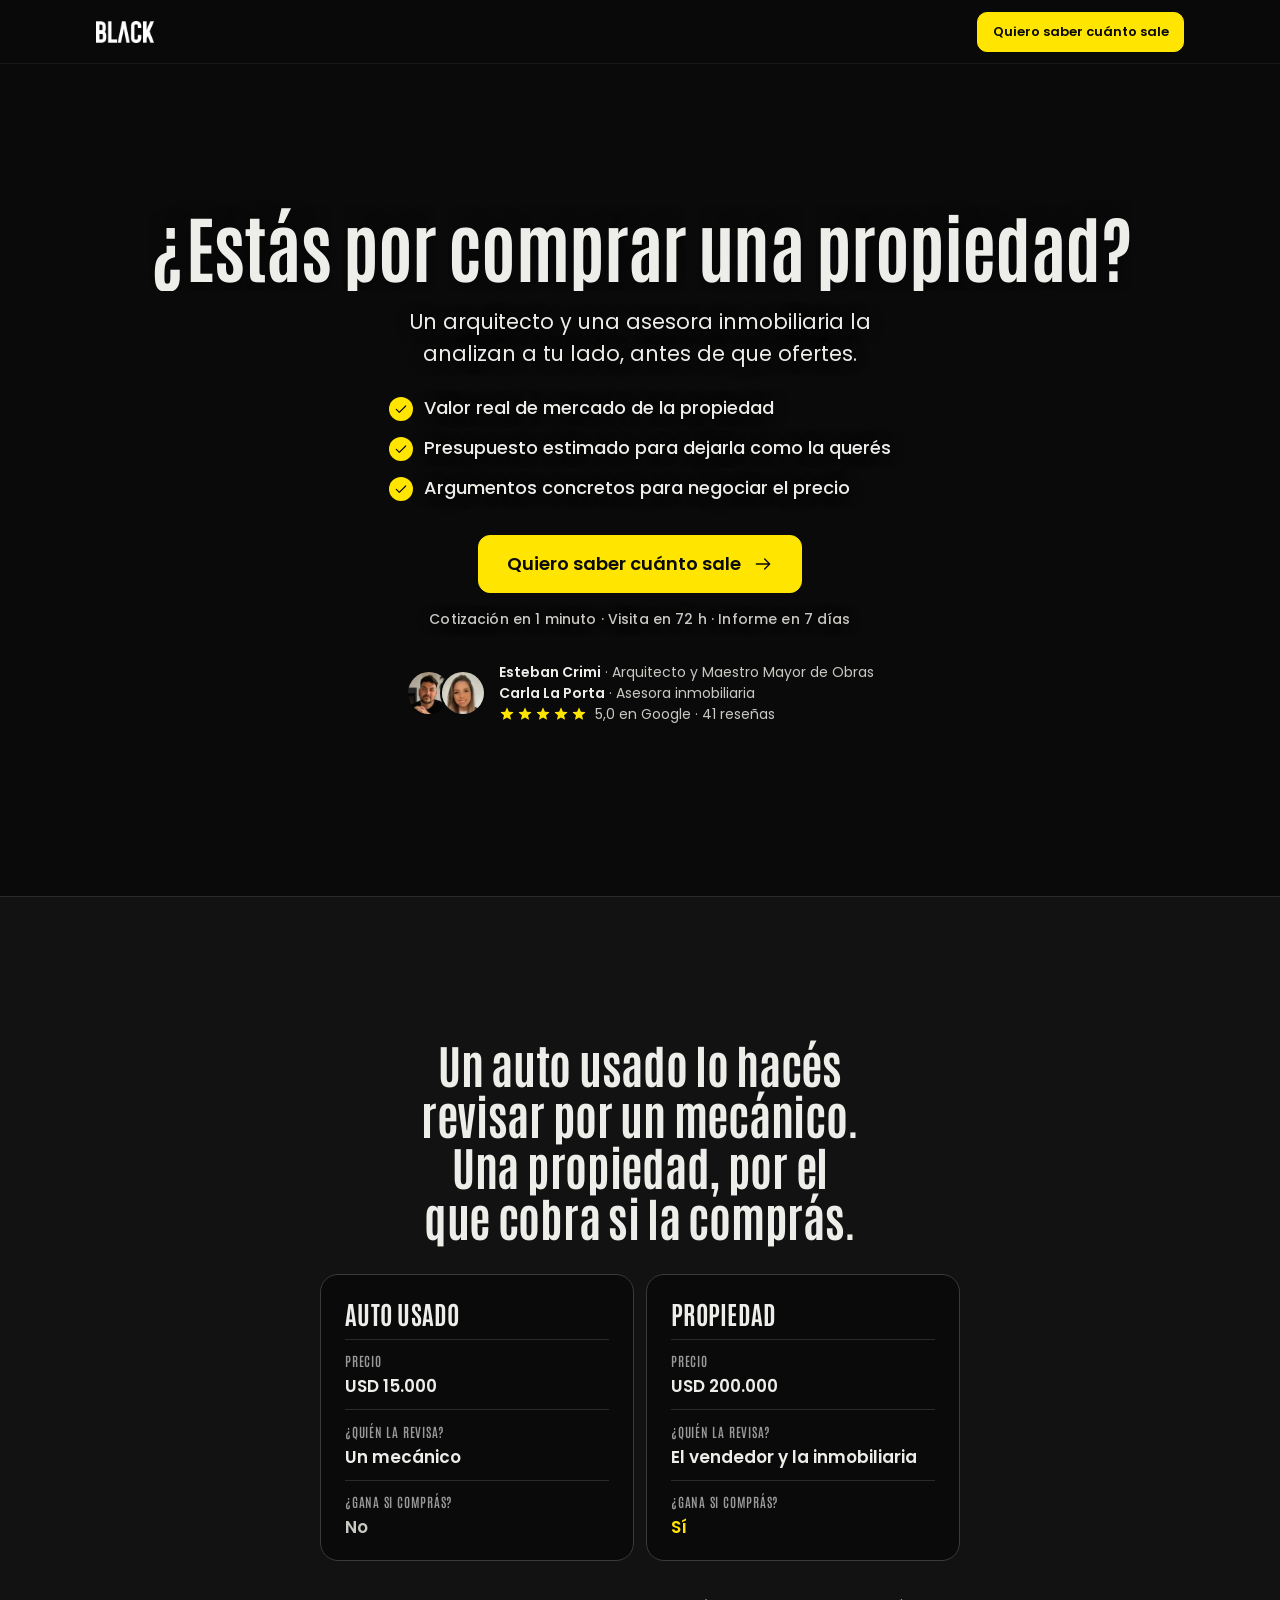
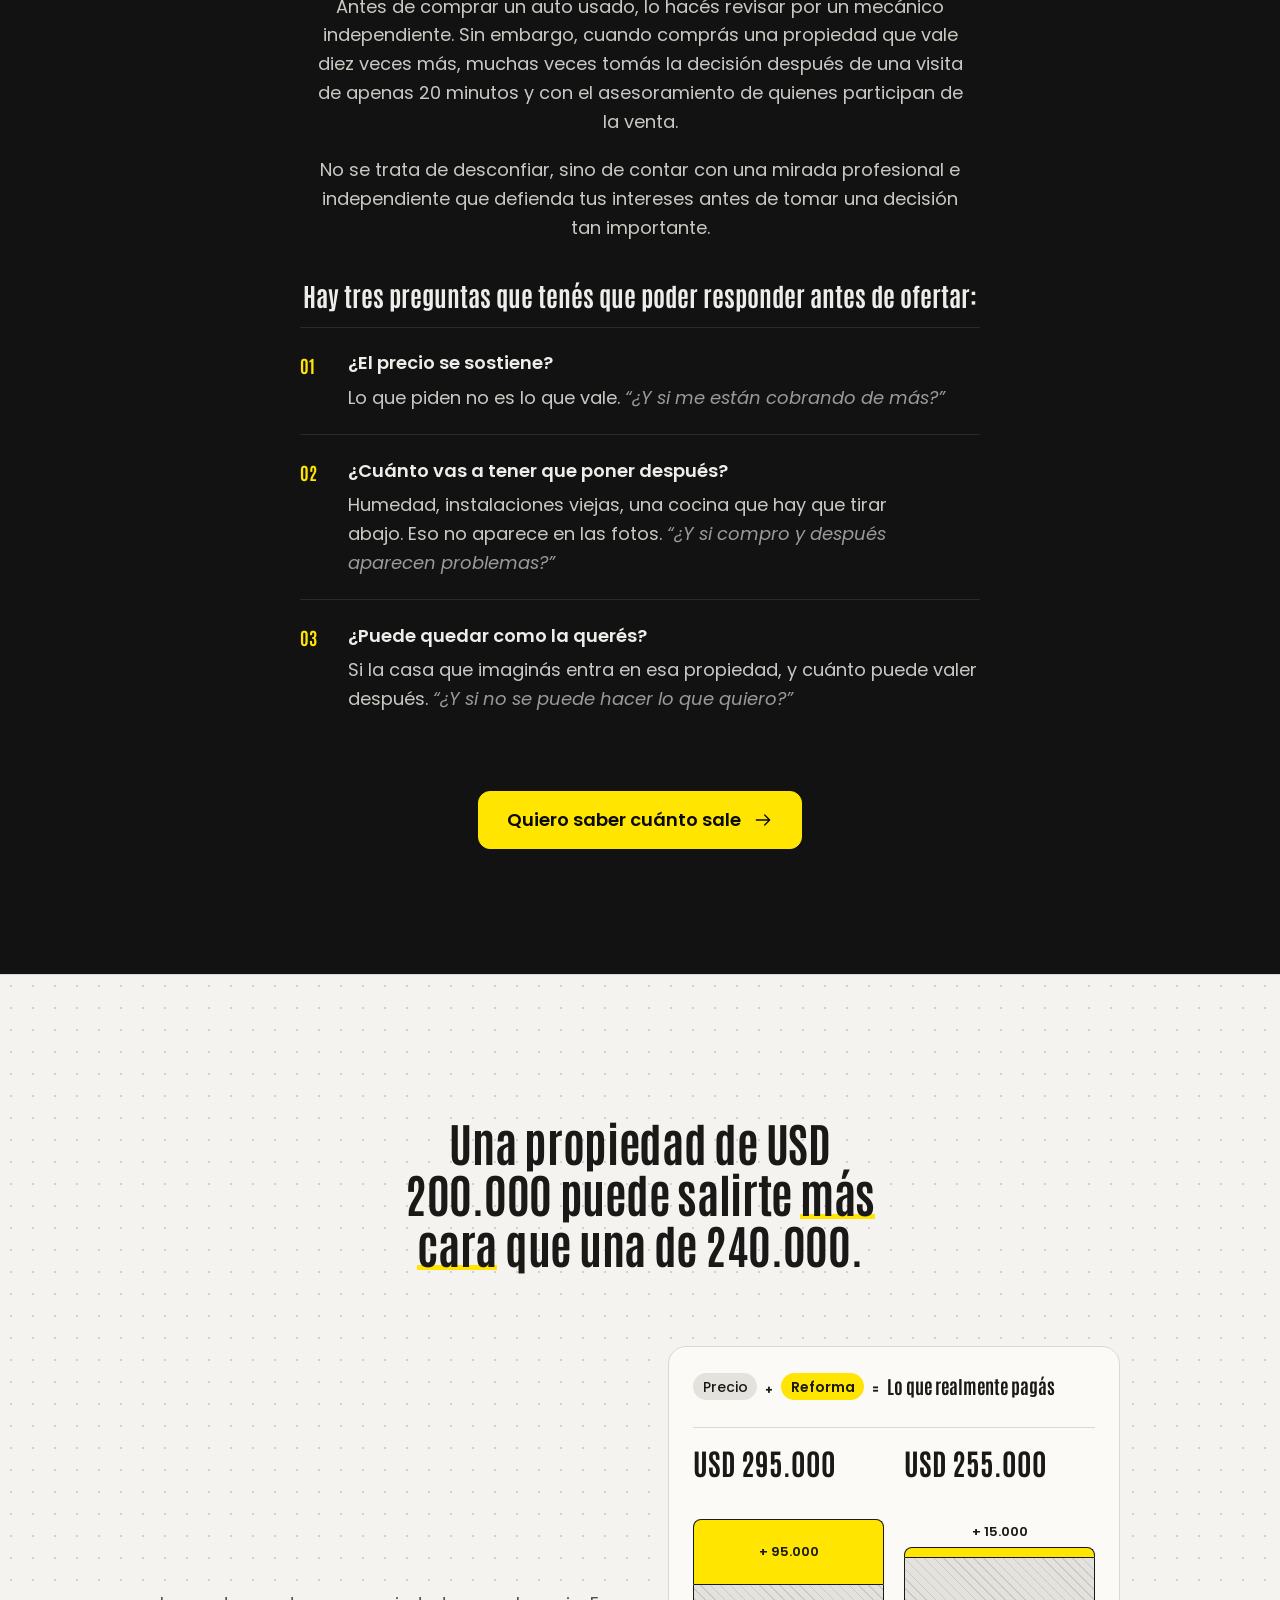
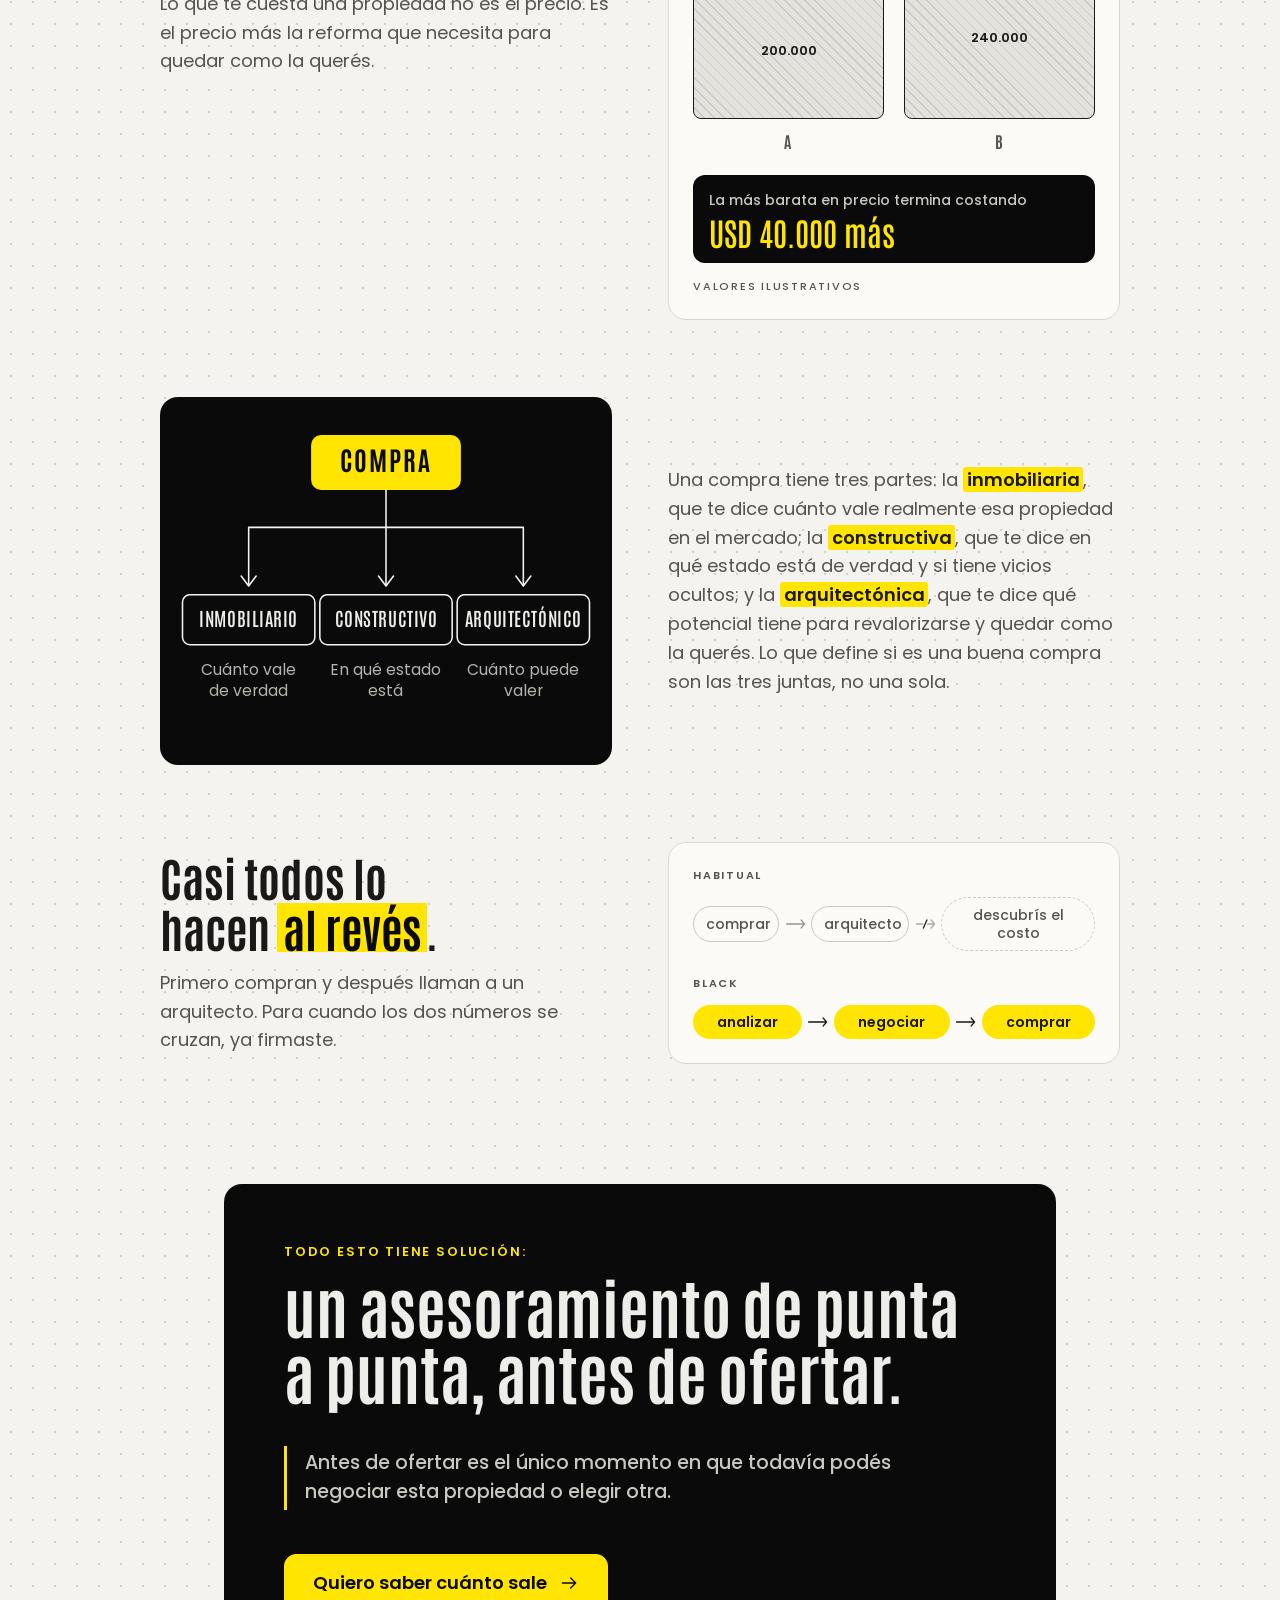
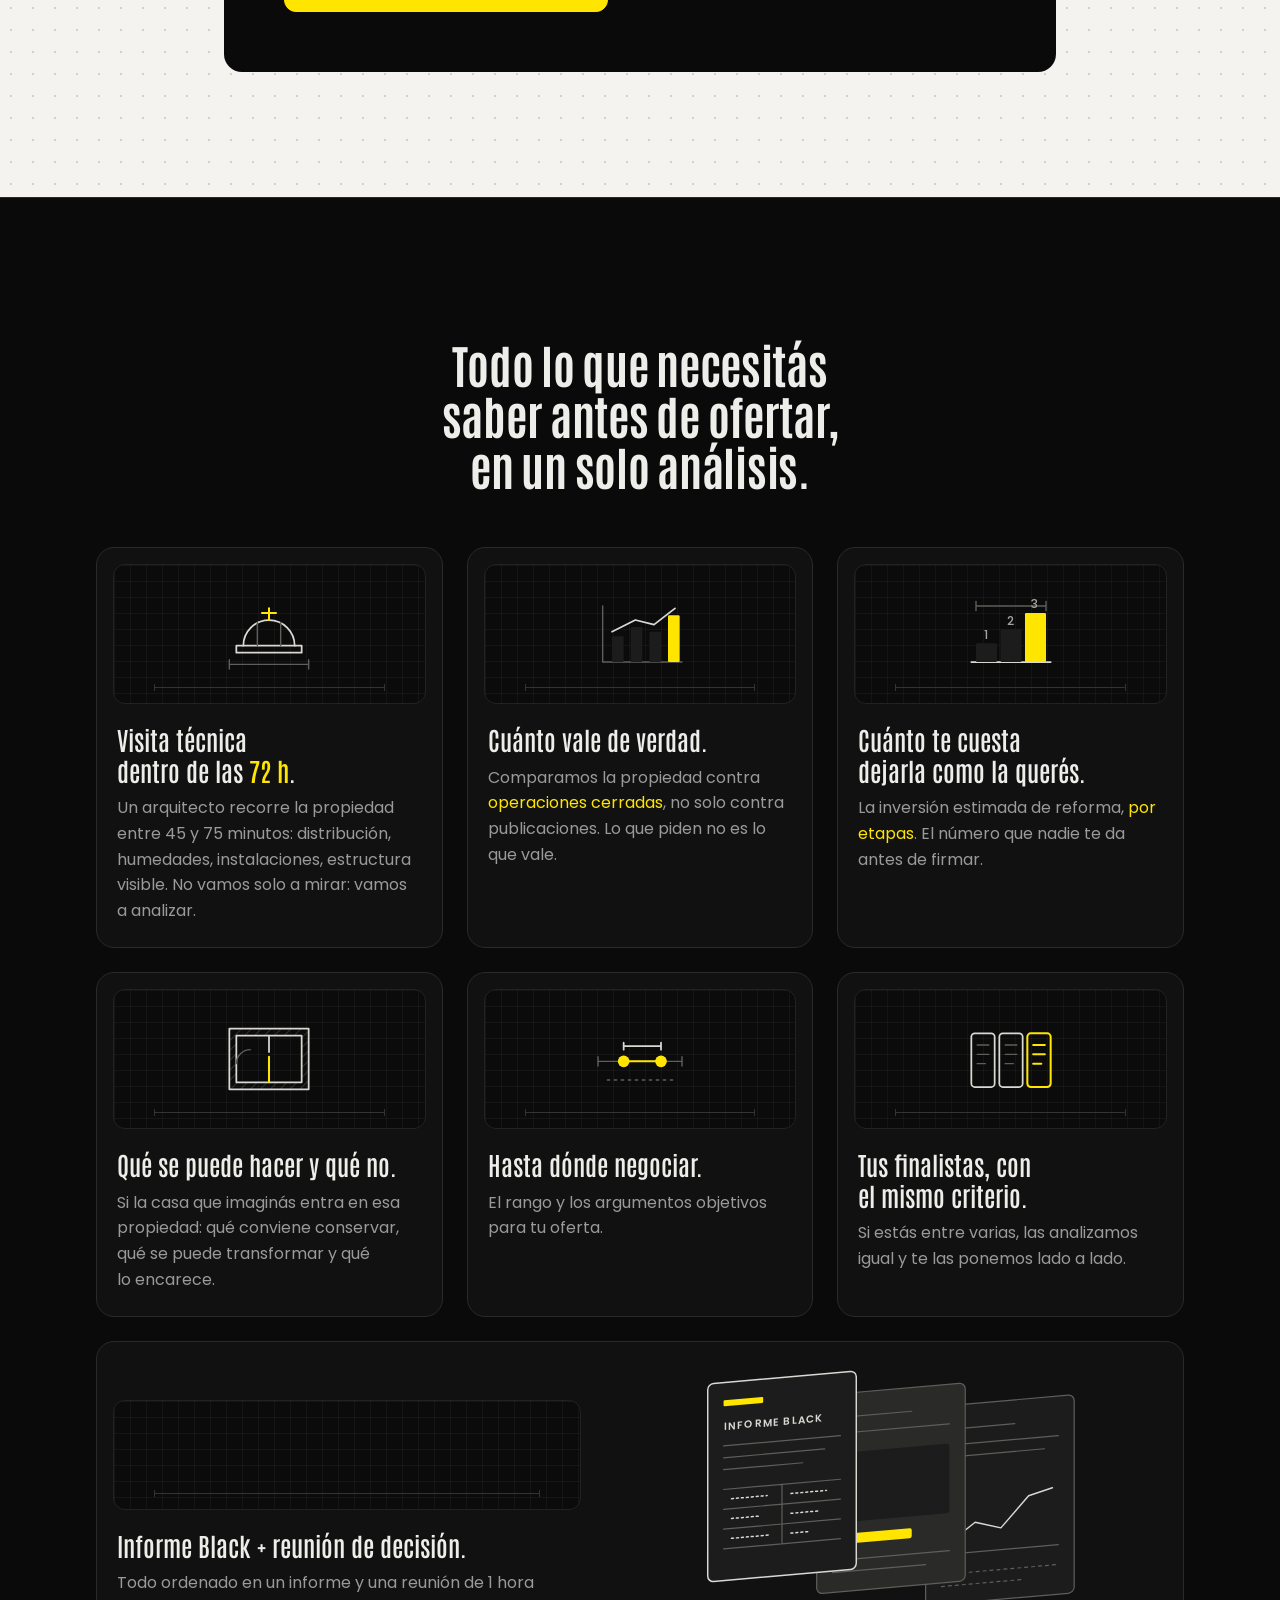
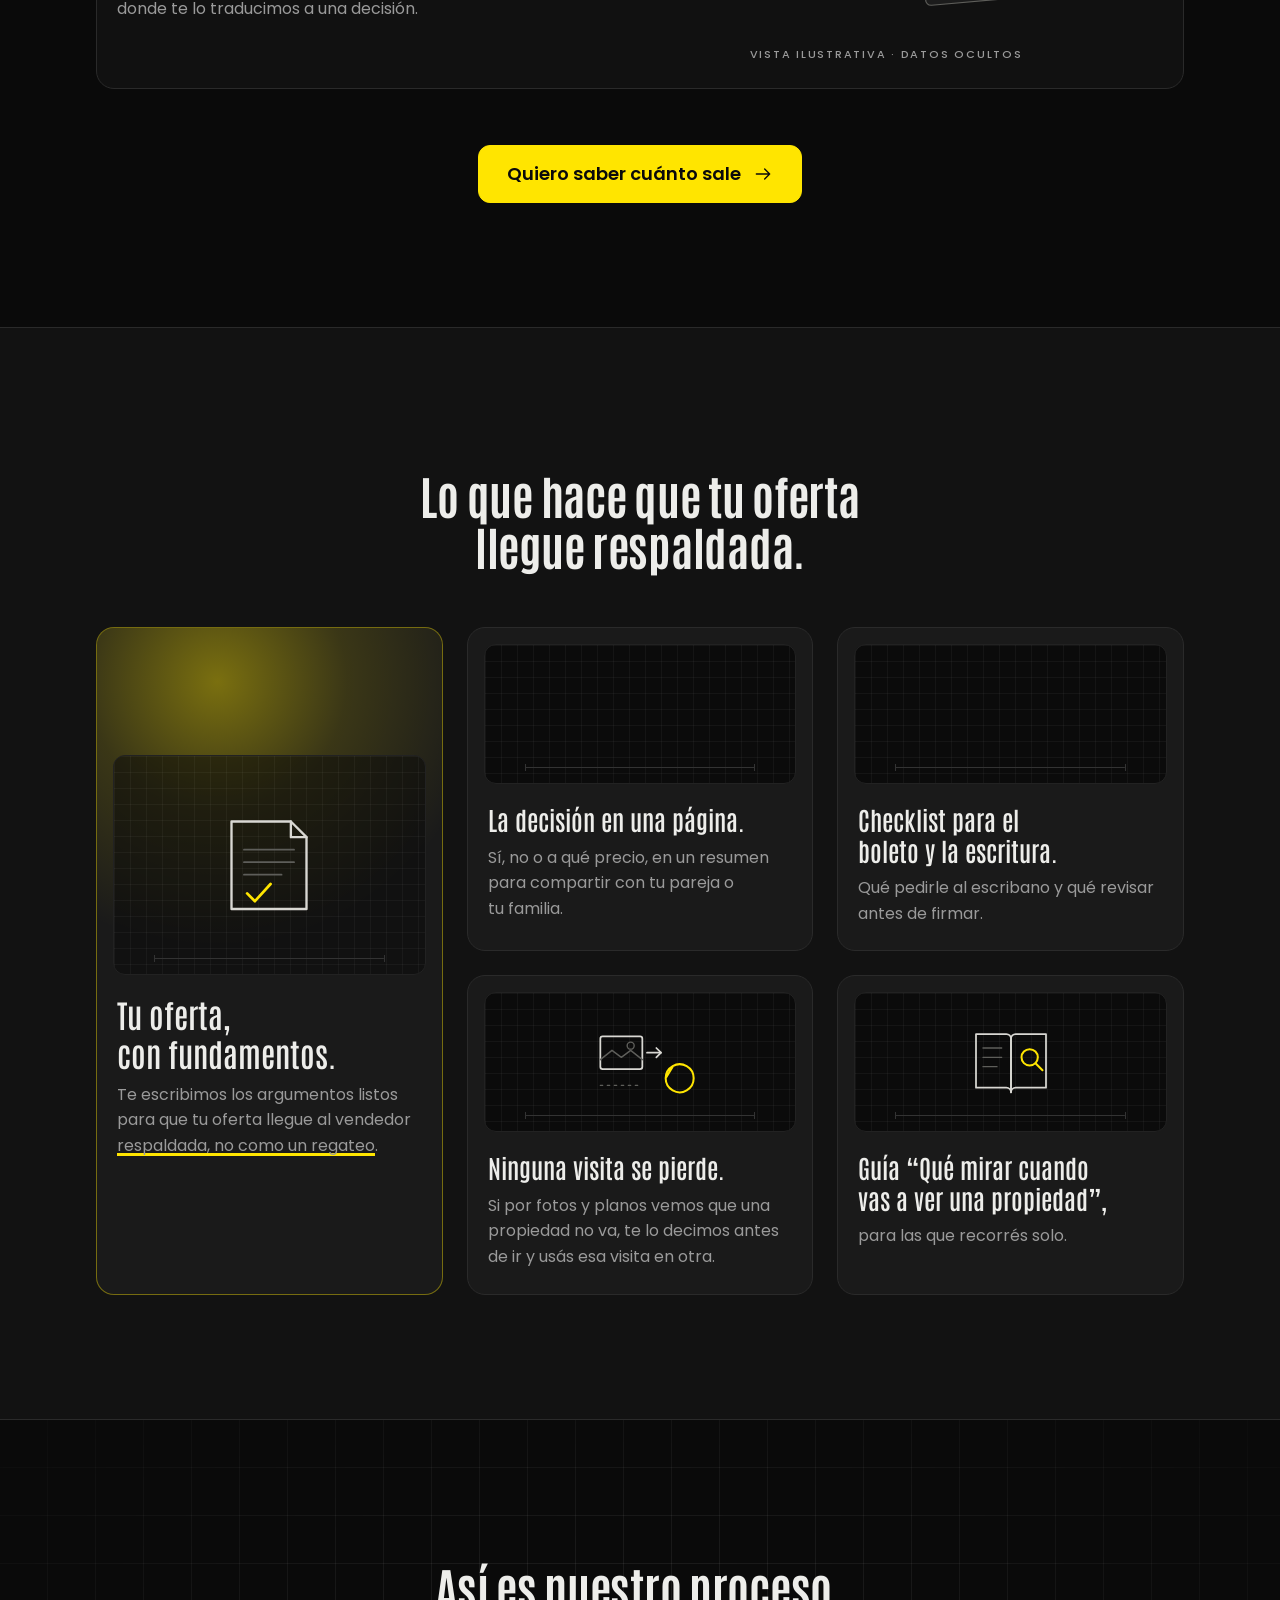
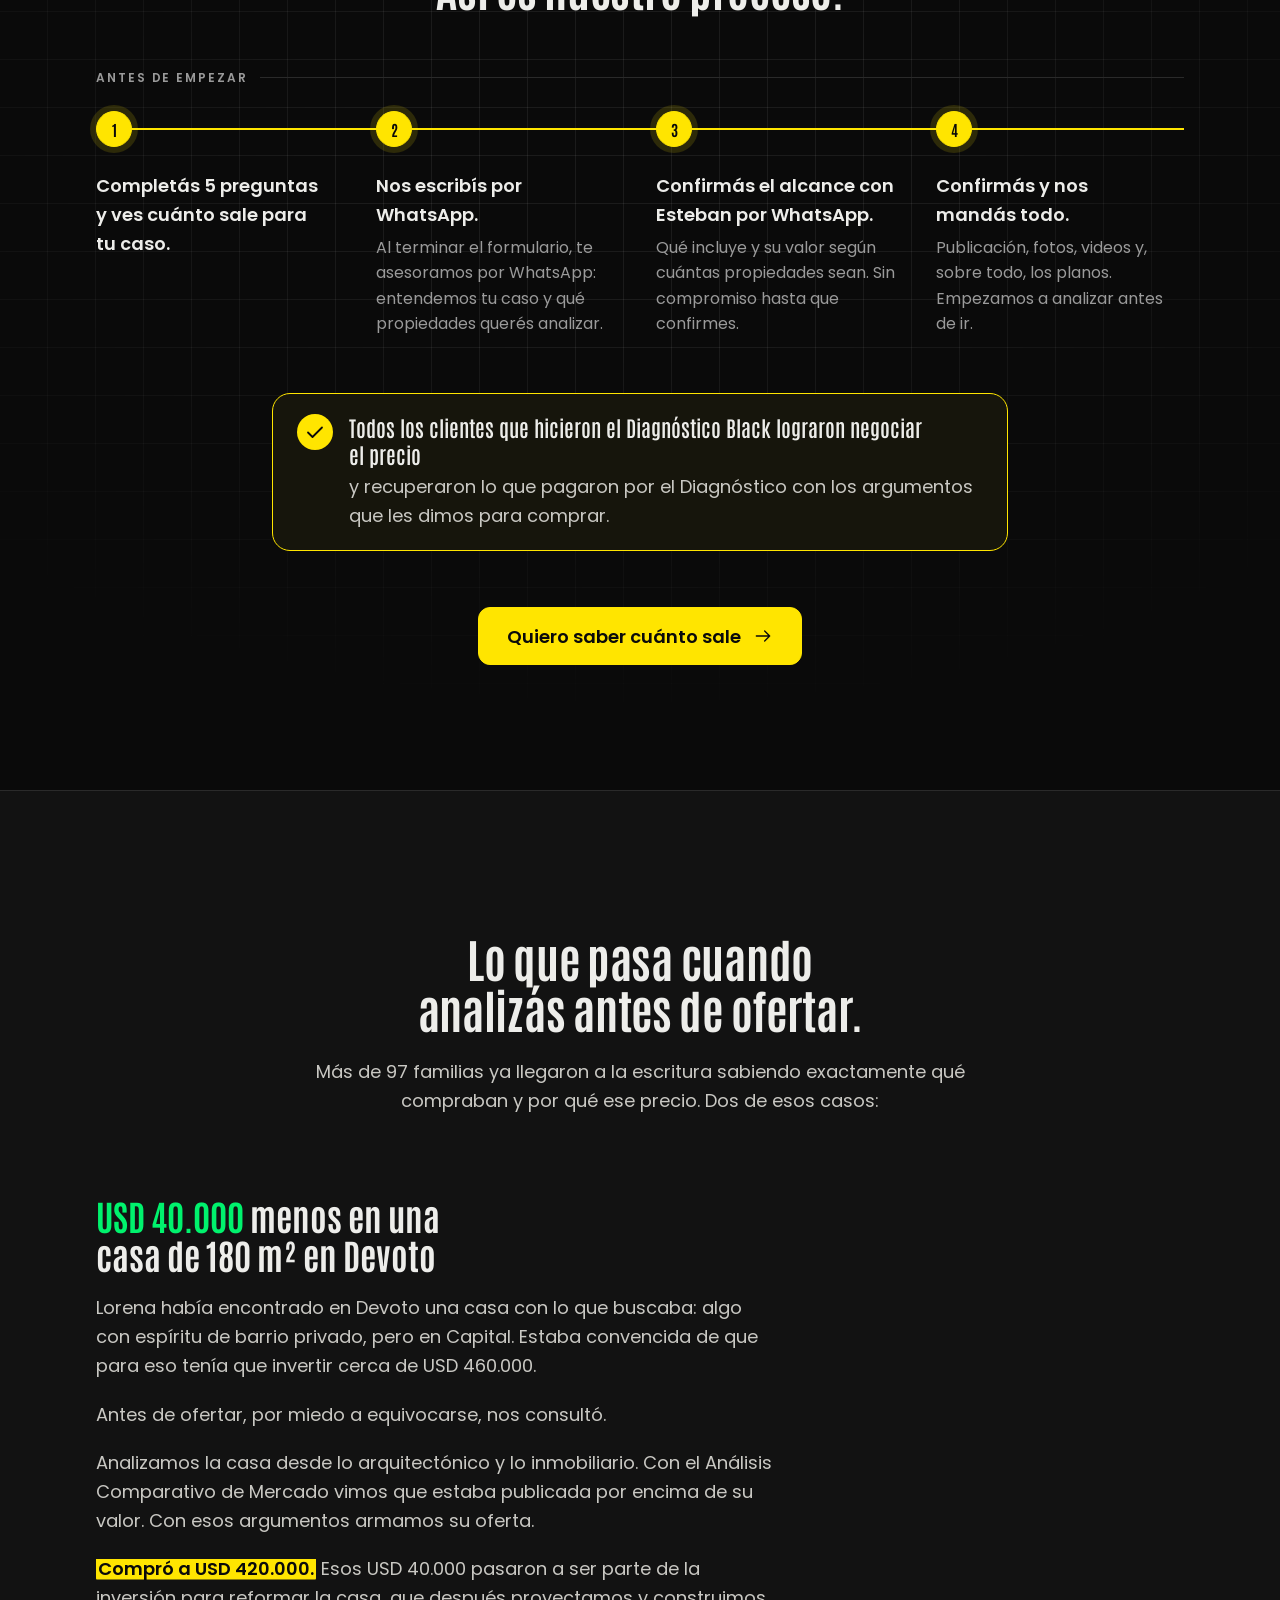
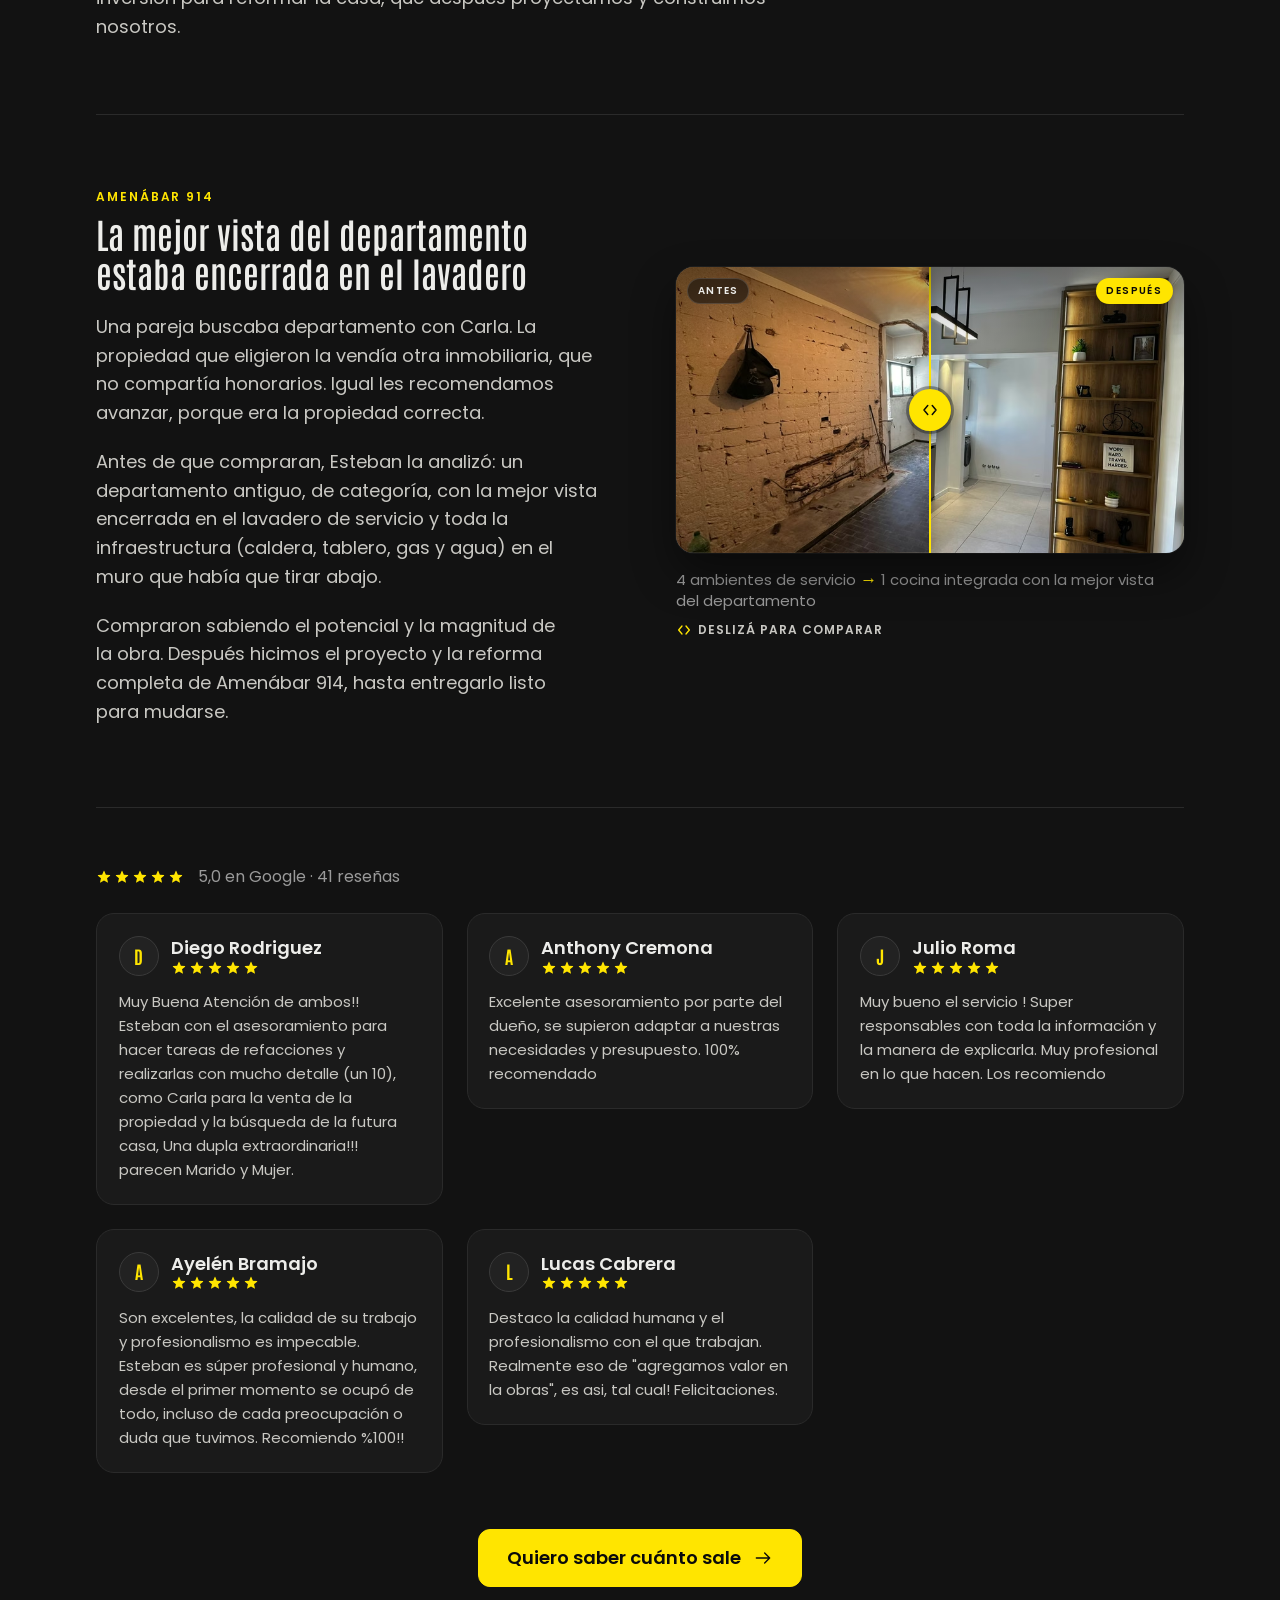
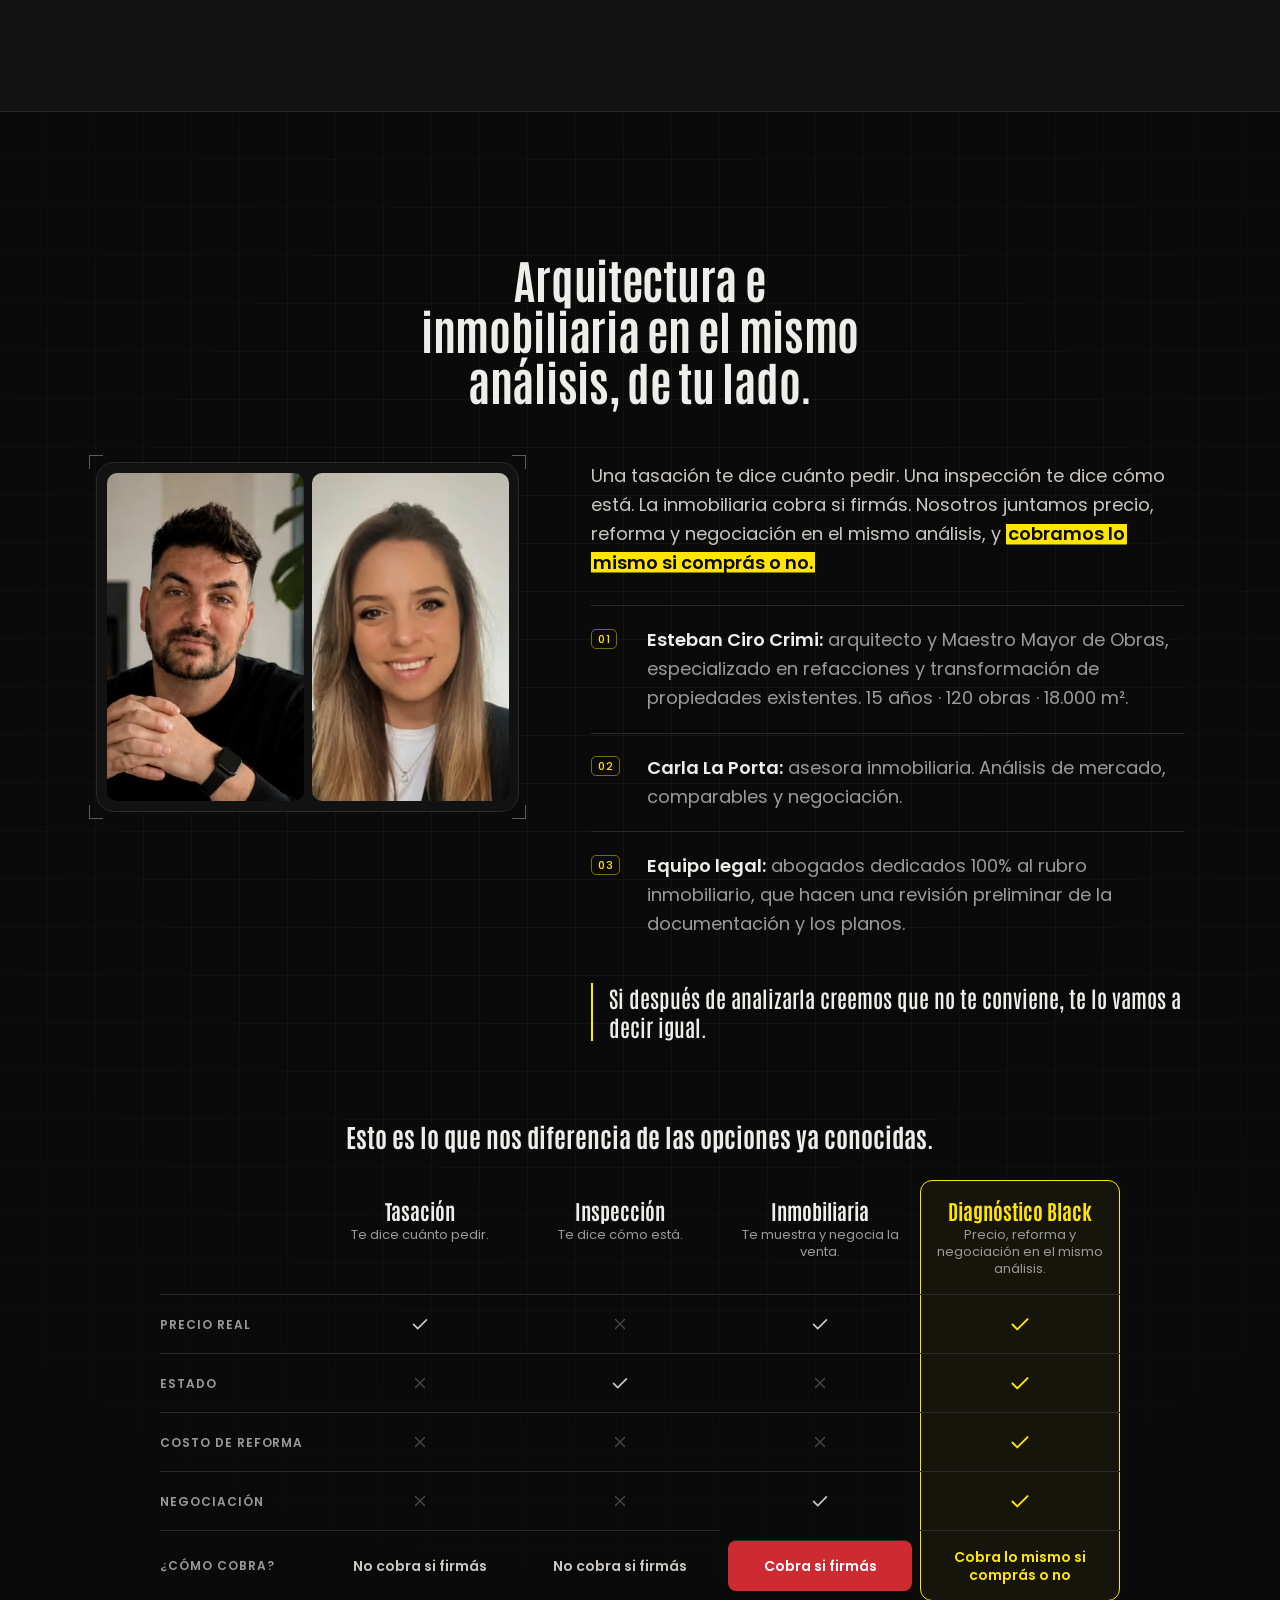
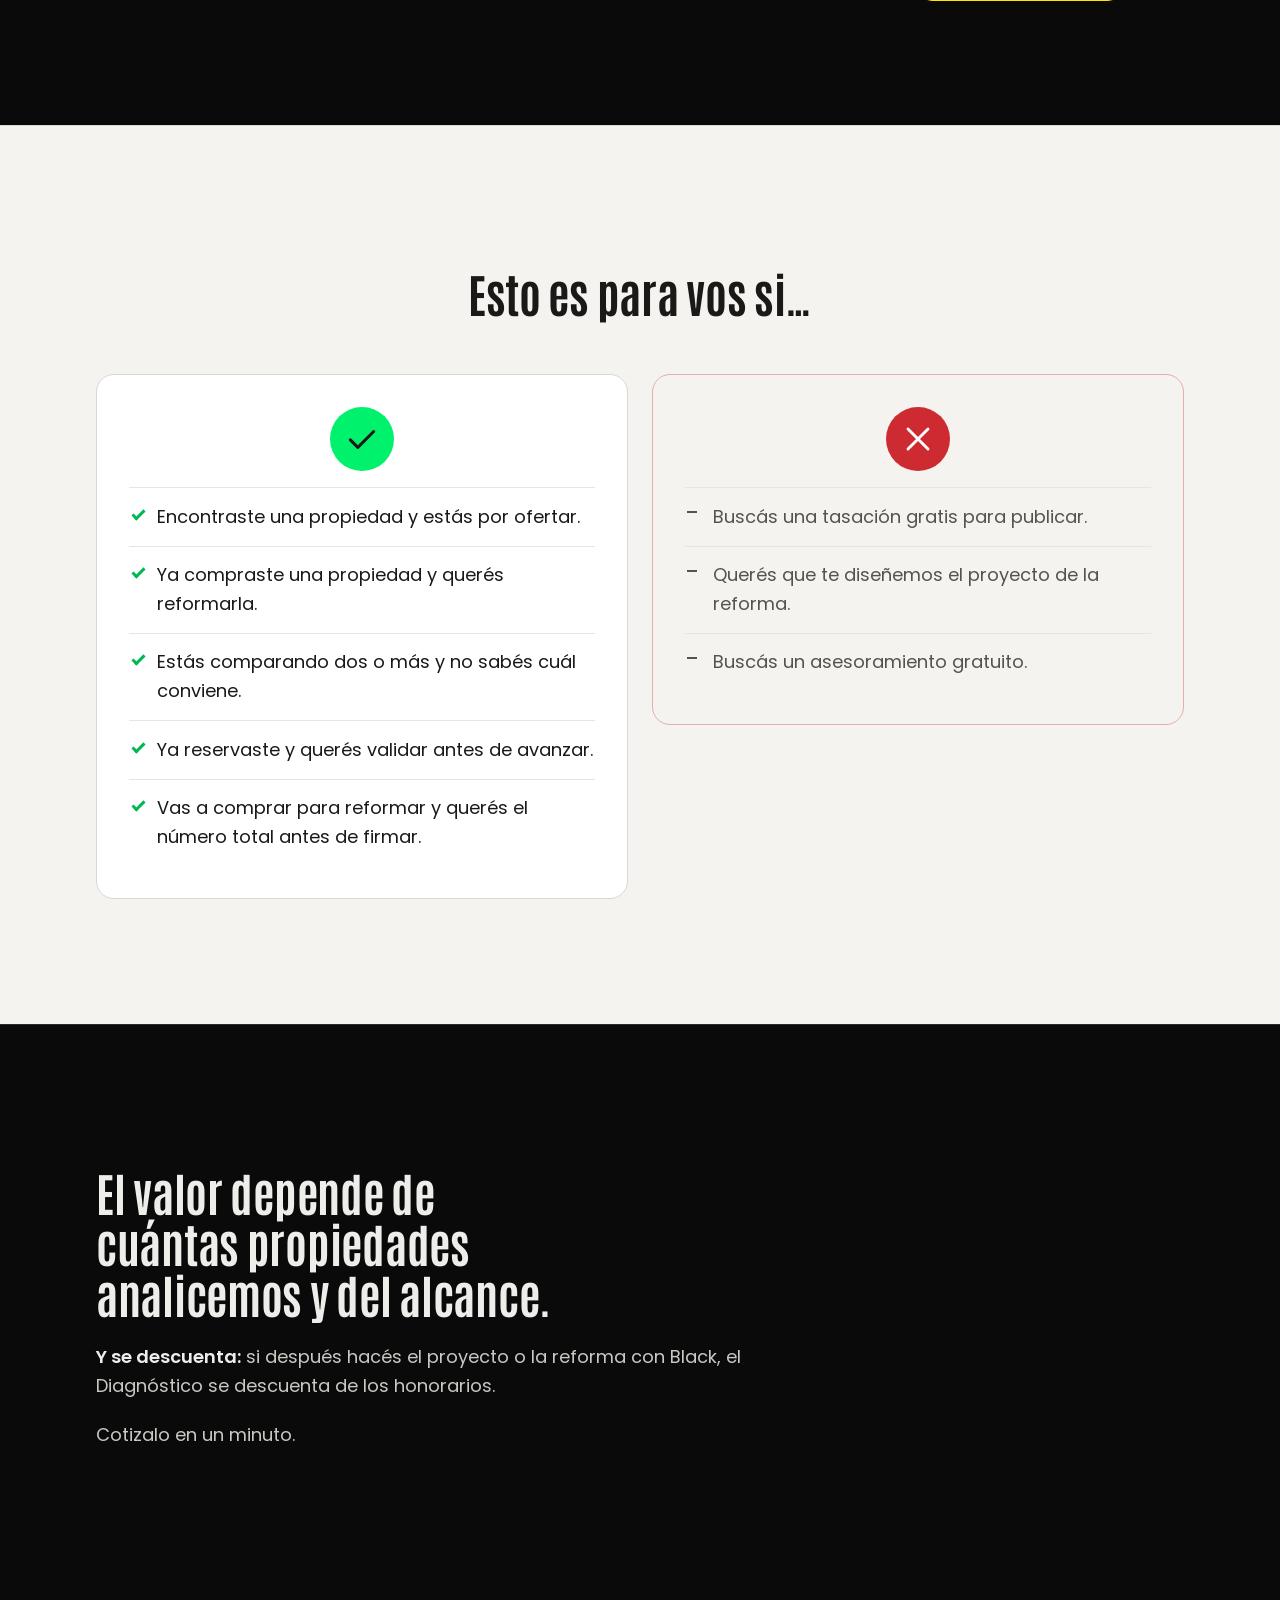
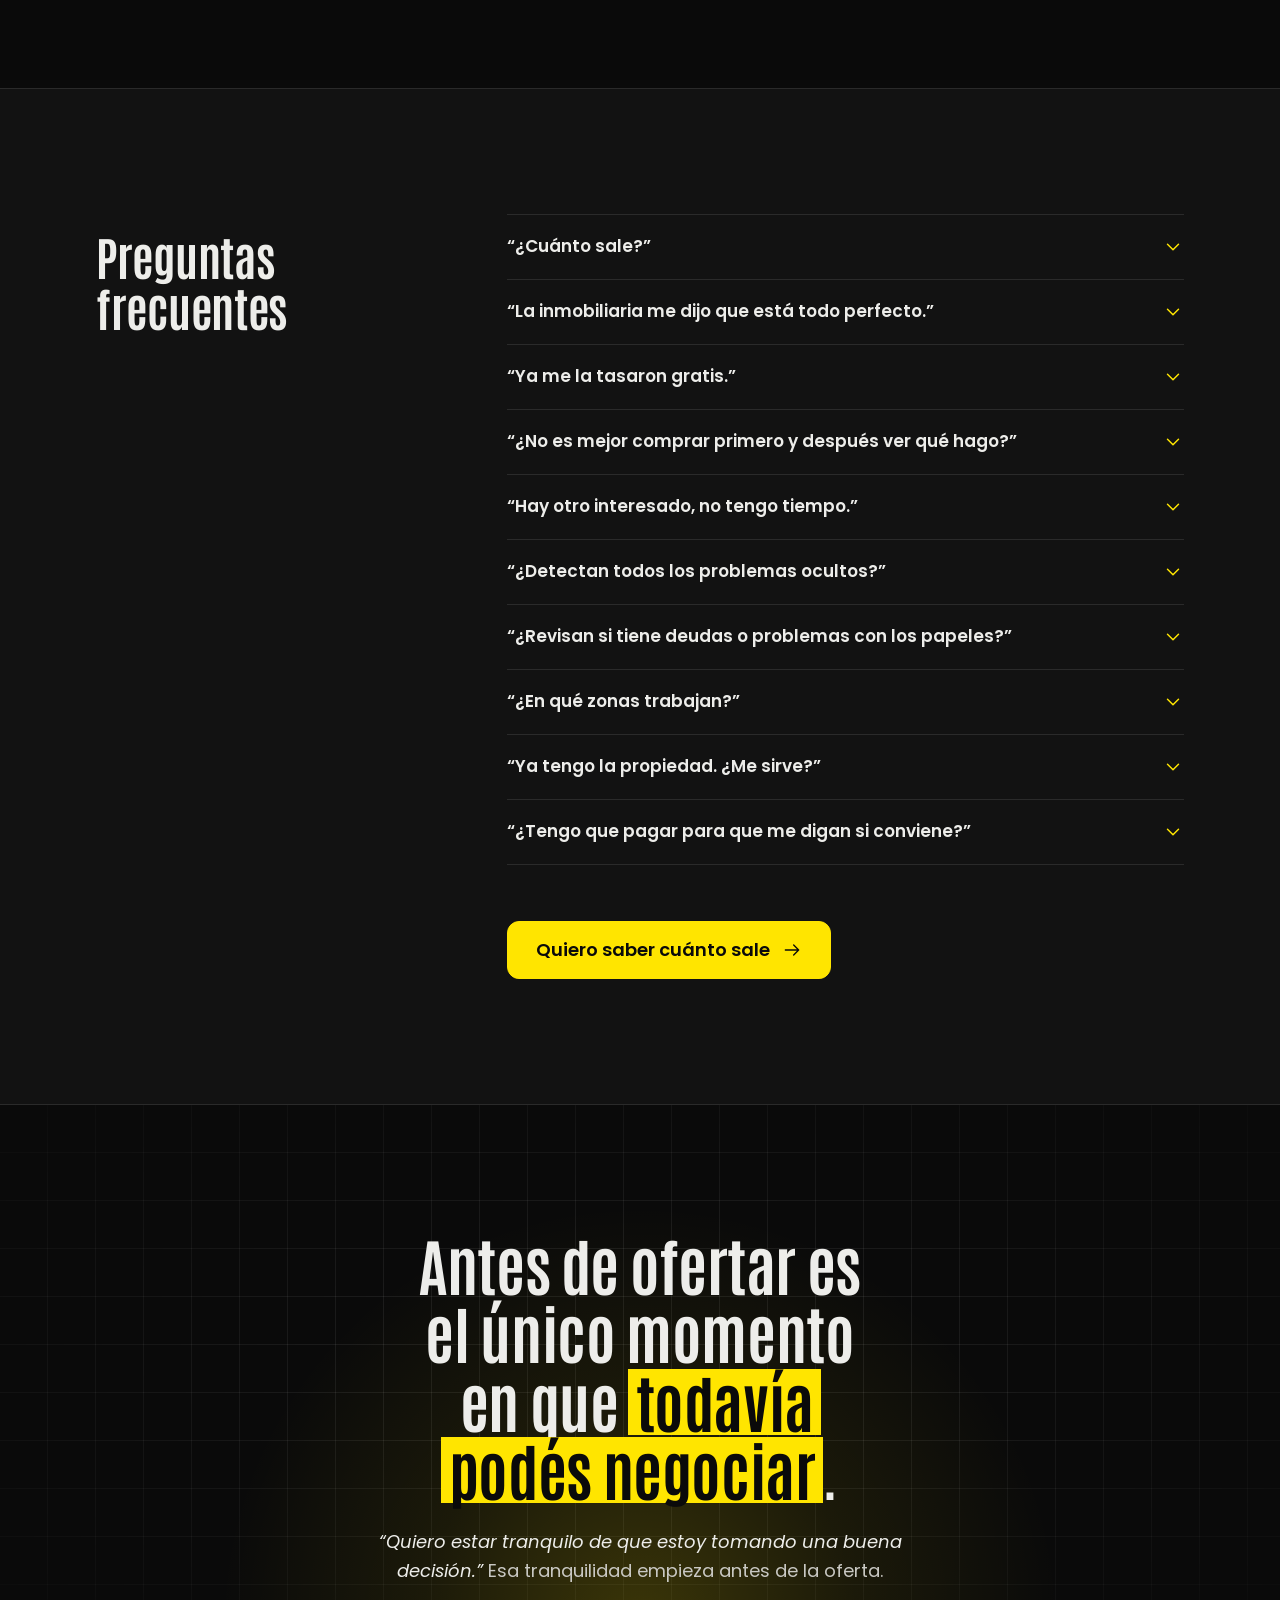
<file: site/index.html>
<!doctype html>
<html lang="es-AR" class="no-js">
<head>
<meta charset="utf-8">
<meta name="viewport" content="width=device-width, initial-scale=1, viewport-fit=cover">
<title>Diagnóstico Black — Precio, reforma y negociación antes de ofertar</title>
<meta name="description" content="Un arquitecto y una asesora inmobiliaria analizan la propiedad que te gusta antes de que ofertes: en qué estado está, cuánto cuesta dejarla como la querés y cuánto vale de verdad. Visita en 72 h, informe en 7 días.">
<meta name="theme-color" content="#0A0A0A">
<link rel="canonical" href="https://blackarquitectura.com/">

<!-- Saca `no-js` antes del primer paint. Sin JS la página se lee completa.
     `motion` habilita los estados iniciales de las animaciones; no se pone
     con prefers-reduced-motion, y se saca sola si motion.js no arranca. -->
<script>(function(d){var r=window.matchMedia&&matchMedia('(prefers-reduced-motion: reduce)').matches;d.className='js'+(r?'':' motion');if(!r)setTimeout(function(){if(!window.__motion)d.classList.remove('motion')},2500)})(document.documentElement)</script>

<!-- Píxel de Meta, lo primero del <head>.
     PageView por "píxel de imagen" (el método sin JavaScript de Meta): una
     sola petición mínima que sale apenas abre la página. Si esperara al
     script de Meta (fbevents.js + su configuración, ~280 KB que bajan uno
     detrás del otro), en un celular con señal floja tardaba 4 a 14 s y
     quien se iba antes no contaba como visita a la página de destino.
     Las cookies _fbp/_fbc se crean acá con el formato de Meta; el script
     las reusa, así todos los eventos quedan atados al mismo clic.
     El script completo carga igual (con prioridad alta) para el resto de
     los eventos, pero ya no manda PageView: habría dos.
     El ID es el mismo de config.js (metaPixelId): si cambia, cambiarlo en
     los dos. external_id usa la misma clave que site.js (black:vid). -->
<script>
(function(w,d,l){var P='1638281244623196',n=Date.now(),h=l.hostname,
ip=/^[\d.]+$|:/.test(h)||h.indexOf('.')<0,i=ip?1:h.split('.').length-1,
dom=ip?'':';domain=.'+h,sec=l.protocol==='https:'?';Secure':'',
ck=function(c){var m=d.cookie.match('(?:^|; )'+c+'=([^;]*)');return m?m[1]:''},
pon=function(c,v){d.cookie=c+'='+v+';path=/;max-age=7776000;SameSite=Lax'+dom+sec},
fbp=ck('_fbp'),fbc=ck('_fbc'),cl=(l.search.match(/[?&]fbclid=([^&#]*)/)||[])[1],
eid='pv-'+n.toString(36)+'-'+Math.random().toString(36).slice(2,8),q;
if(!fbp){fbp='fb.'+i+'.'+n+'.'+Math.floor(1e9+Math.random()*9e9);pon('_fbp',fbp);}
if(cl&&fbc.split('.').slice(3).join('.')!==cl){fbc='fb.'+i+'.'+n+'.'+cl;pon('_fbc',fbc);}
q='id='+P+'&ev=PageView&eid='+eid+'&dl='+encodeURIComponent(l.href)+'&rl='+encodeURIComponent(d.referrer)+
'&if=false&ts='+n+'&sw='+screen.width+'&sh='+screen.height+'&fbp='+encodeURIComponent(fbp)+(fbc?'&fbc='+encodeURIComponent(fbc):'');
w.__blackPV=eid;(new Image()).src='https://www.facebook.com/tr/?'+q;
})(window,document,location);
!function(f,b,e,v,n,t,s){if(f.fbq)return;n=f.fbq=function(){n.callMethod?
n.callMethod.apply(n,arguments):n.queue.push(arguments)};if(!f._fbq)f._fbq=n;
n.push=n;n.loaded=!0;n.version='2.0';n.queue=[];t=b.createElement(e);t.async=!0;t.fetchPriority='high';
t.src=v;s=b.getElementsByTagName(e)[0];s.parentNode.insertBefore(t,s)}
(window,document,'script','https://connect.facebook.net/en_US/fbevents.js');
fbq.disablePushState=true;
(function(){var k='black:vid',n=Date.now(),id;
try{var o=JSON.parse(localStorage.getItem(k)||'null');if(o&&o.id&&o.exp>n)id=o.id;}catch(x){}
if(!id){id='v-'+n.toString(36)+'-'+Math.random().toString(36).slice(2,10);
try{localStorage.setItem(k,JSON.stringify({id:id,exp:n+7776e6}));}catch(x){}}
fbq('init','1638281244623196',{external_id:id});})();
</script>

<!-- GA4. En localhost no carga gtag (no ensucia los datos reales), pero el
     dataLayer existe igual: los eventos se pueden inspeccionar en consola.
     ?ga_debug=1 en la URL activa debug_mode para verlos en DebugView. -->
<script>
(function(){var id='G-EE9PC274XF';window.dataLayer=window.dataLayer||[];
window.gtag=function(){dataLayer.push(arguments)};
var h=location.hostname,local=location.protocol==='file:'||/^(localhost|127\.|\[::1\]|.*\.localhost$|.*\.test$)/.test(h);
if(!local){var s=document.createElement('script');s.async=true;s.src='https://www.googletagmanager.com/gtag/js?id='+id;document.head.appendChild(s);}
gtag('js',new Date());var c={};if(/[?&]ga_debug=1/.test(location.search))c.debug_mode=true;gtag('config',id,c);})();
</script>

<!-- Microsoft Clarity (mapas de calor y grabaciones de sesión). Carga async:
     no frena la página. Proyecto z62mevs5ey. -->
<script type="text/javascript">
    (function(c,l,a,r,i,t,y){
        c[a]=c[a]||function(){(c[a].q=c[a].q||[]).push(arguments)};
        t=l.createElement(r);t.async=1;t.src="https://www.clarity.ms/tag/"+i;
        y=l.getElementsByTagName(r)[0];y.parentNode.insertBefore(t,y);
    })(window, document, "clarity", "script", "z62mevs5ey");
</script>

<meta property="og:type" content="website">
<meta property="og:locale" content="es_AR">
<meta property="og:site_name" content="Black Arquitectura">
<meta property="og:url" content="https://blackarquitectura.com/">
<meta property="og:title" content="Llegá a la oferta sabiendo cuánto vale la propiedad y hasta dónde negociar.">
<meta property="og:description" content="Diagnóstico Black: precio, reforma y negociación. Visita en 72 h · Informe en 7 días.">
<meta property="og:image" content="https://blackarquitectura.com/assets/brand/og.png">
<meta name="twitter:card" content="summary_large_image">

<link rel="icon" href="assets/brand/icon-512.png" type="image/png">
<link rel="apple-touch-icon" href="assets/brand/apple-icon.png">

<!-- Fuentes: Antonio precargada (el H1). La hoja de Google no bloquea el
     render: entra con media=print y se activa al cargar. -->
<!-- Fondo del hero en mobile: se pide antes que nada. -->
<link rel="preload" as="image" type="image/avif" media="(max-width: 899px)" imagesrcset="assets/img/hero-m-480.avif 480w, assets/img/hero-m-720.avif 720w" imagesizes="100vw" fetchpriority="high">
<link rel="preconnect" href="https://fonts.googleapis.com">
<link rel="preconnect" href="https://fonts.gstatic.com" crossorigin>
<link rel="stylesheet" href="https://fonts.googleapis.com/css2?family=Antonio:wght@600;700&family=Poppins:ital,wght@0,400;0,500;0,600;1,400&display=swap" media="print" onload="this.media='all'">
<noscript><link rel="stylesheet" href="https://fonts.googleapis.com/css2?family=Antonio:wght@600;700&family=Poppins:ital,wght@0,400;0,500;0,600;1,400&display=swap"></noscript>
<link rel="stylesheet" href="assets/css/site.css?v=20261111">

<script type="application/ld+json">
{"@context":"https://schema.org","@type":"ProfessionalService","@id":"https://blackarquitectura.com/#business","name":"Black Arquitectura","description":"Estudio de arquitectura, obra y desarrollo inmobiliario en Buenos Aires. Diagnóstico Black: un arquitecto y una asesora inmobiliaria analizan la propiedad antes de que ofertes: precio, reforma y negociación.","url":"https://blackarquitectura.com/","telephone":"+54 9 11 6480-3777","image":"https://blackarquitectura.com/assets/brand/og.png","logo":"https://blackarquitectura.com/assets/brand/logo-white.png","sameAs":["https://www.instagram.com/black_arq/","https://maps.google.com/?cid=7365464068826002467"],"areaServed":[{"@type":"AdministrativeArea","name":"CABA"},{"@type":"AdministrativeArea","name":"Zona Norte"},{"@type":"AdministrativeArea","name":"Zona Oeste"}],"aggregateRating":{"@type":"AggregateRating","ratingValue":"5.0","reviewCount":"41"}}
</script>
<script type="application/ld+json">
{"@context":"https://schema.org","@type":"FAQPage","mainEntity":[
{"@type":"Question","name":"¿Cuánto sale?","acceptedAnswer":{"@type":"Answer","text":"Depende de tu caso: cuántas propiedades, con o sin visita, con o sin revisión documental. Cotizalo acá en un minuto; después Esteban te confirma el valor exacto por WhatsApp."}},
{"@type":"Question","name":"La inmobiliaria me dijo que está todo perfecto.","acceptedAnswer":{"@type":"Answer","text":"Puede ser. Pero la inmobiliaria cobra si firmás; nosotros cobramos lo mismo si comprás o no. Un diagnóstico vale más cuando quien lo da no gana con la operación."}},
{"@type":"Question","name":"Ya me la tasaron gratis.","acceptedAnswer":{"@type":"Answer","text":"Una tasación te dice cuánto pedir. Nosotros te decimos cuánto vale, cuánto cuesta dejarla como la querés y hasta dónde negociar."}},
{"@type":"Question","name":"¿No es mejor comprar primero y después ver qué hago?","acceptedAnswer":{"@type":"Answer","text":"Es lo que hace casi todo el mundo, y por eso descubren el costo real cuando ya firmaron."}},
{"@type":"Question","name":"Hay otro interesado, no tengo tiempo.","acceptedAnswer":{"@type":"Answer","text":"Por eso la visita es dentro de las 72 h y la minuta te la llevás en el momento."}},
{"@type":"Question","name":"¿Detectan todos los problemas ocultos?","acceptedAnswer":{"@type":"Answer","text":"Nadie ve detrás de una pared sin romperla. Analizamos con criterio de obra e instrumental y te marcamos qué conviene verificar con cateos o especialistas antes de firmar."}},
{"@type":"Question","name":"¿Revisan si tiene deudas o problemas con los papeles?","acceptedAnswer":{"@type":"Answer","text":"Nuestro equipo legal hace una revisión preliminar de la documentación y los planos. El estudio de títulos y los libres de deuda los pide el escribano; te damos el checklist de qué pedirle."}},
{"@type":"Question","name":"¿En qué zonas trabajan?","acceptedAnswer":{"@type":"Answer","text":"CABA, Zona Norte y Zona Oeste del GBA. Otras localidades se evalúan según el caso."}},
{"@type":"Question","name":"Ya tengo la propiedad. ¿Me sirve?","acceptedAnswer":{"@type":"Answer","text":"Sí. El mismo análisis te dice qué reforma conviene, en qué orden y cuánto cuesta. Elegí \"Ya es mía y quiero reformarla\" en el formulario."}},
{"@type":"Question","name":"¿Tengo que pagar para que me digan si conviene?","acceptedAnswer":{"@type":"Answer","text":"Sí, y es justamente lo que garantiza que nadie gana nada si comprás."}}]}
</script>
</head>

<body>
<a href="#contenido" class="skip">Ir al contenido</a>

<!-- Íconos de interfaz (los usa también form.js) y tramas de corte. -->
<svg width="0" height="0" style="position:absolute" aria-hidden="true" focusable="false"><defs>
<symbol id="i-wa" viewBox="0 0 24 24" fill="currentColor"><path d="M12.04 2C6.58 2 2.13 6.45 2.13 11.91c0 1.75.46 3.45 1.32 4.95L2 22l5.25-1.38a9.87 9.87 0 0 0 4.79 1.22h.01c5.46 0 9.91-4.45 9.91-9.91 0-2.65-1.03-5.14-2.9-7.01A9.82 9.82 0 0 0 12.04 2Zm0 18.15h-.01a8.2 8.2 0 0 1-4.19-1.15l-.3-.18-3.12.82.83-3.04-.2-.31a8.18 8.18 0 0 1-1.26-4.38c0-4.54 3.7-8.23 8.25-8.23 2.2 0 4.27.86 5.83 2.42a8.18 8.18 0 0 1 2.41 5.82c0 4.54-3.7 8.23-8.24 8.23Zm4.52-6.16c-.25-.13-1.47-.72-1.69-.81-.23-.08-.39-.12-.56.13-.16.24-.64.8-.79.97-.14.16-.29.19-.54.06-.25-.12-1.05-.38-1.99-1.23-.74-.65-1.23-1.46-1.38-1.71-.14-.25-.01-.38.11-.5.11-.11.25-.29.37-.44.13-.14.17-.25.25-.41.08-.17.04-.31-.02-.44-.06-.12-.56-1.35-.77-1.84-.2-.49-.4-.42-.55-.43h-.47c-.16 0-.43.06-.65.31-.22.25-.85.83-.85 2.03s.87 2.35.99 2.51c.12.17 1.71 2.62 4.15 3.67.58.25 1.03.4 1.39.51.58.19 1.11.16 1.53.1.47-.07 1.47-.6 1.68-1.18.2-.58.2-1.07.14-1.18-.06-.11-.22-.17-.47-.29Z"/></symbol>
<symbol id="i-star" viewBox="0 0 24 24" fill="currentColor"><path d="m12 17.27 5.18 3.13c.38.23.85-.11.75-.54l-1.37-5.89 4.57-3.96c.34-.29.16-.85-.29-.89l-6.02-.51-2.35-5.55c-.17-.41-.75-.41-.92 0L9.2 8.61l-6.02.51c-.45.04-.63.6-.29.89l4.57 3.96-1.37 5.89c-.1.43.37.77.75.54L12 17.27Z"/></symbol>
<symbol id="i-chev" viewBox="0 0 24 24" fill="none" stroke="currentColor" stroke-width="1.6" stroke-linecap="round" stroke-linejoin="round"><path d="m6 9 6 6 6-6"/></symbol>
<symbol id="i-flecha" viewBox="0 0 24 24" fill="none" stroke="currentColor" stroke-width="1.6" stroke-linecap="round" stroke-linejoin="round"><path d="M4 12h16m-6-6 6 6-6 6"/></symbol>
<symbol id="i-x" viewBox="0 0 24 24" fill="none" stroke="currentColor" stroke-width="1.7" stroke-linecap="round"><path d="m6 6 12 12M18 6 6 18"/></symbol>
<symbol id="i-ig" viewBox="0 0 24 24" fill="none" stroke="currentColor" stroke-width="1.6"><rect x="3" y="3" width="18" height="18" rx="5"/><circle cx="12" cy="12" r="4"/><circle cx="17.5" cy="6.5" r="1" fill="currentColor" stroke="none"/></symbol>
<symbol id="i-ok" viewBox="0 0 24 24" fill="none" stroke="currentColor" stroke-width="1.8" stroke-linecap="round" stroke-linejoin="round"><path d="m5 12.5 4.5 4.5L19 7.5"/></symbol>
<symbol id="i-escudo" viewBox="0 0 24 24" fill="none" stroke="currentColor" stroke-width="2" stroke-linecap="round" stroke-linejoin="round"><path d="M12 2.8 4.5 5.6v5.9c0 4.6 3.1 8.4 7.5 9.7 4.4-1.3 7.5-5.1 7.5-9.7V5.6L12 2.8Z"/><path d="m8.6 12.1 2.4 2.4 4.4-4.6"/></symbol>
<pattern id="hatch-d" width="6" height="6" patternUnits="userSpaceOnUse" patternTransform="rotate(45)"><path d="M0 0V6" stroke="#4a4a47" stroke-width="1"/></pattern>
<pattern id="hatch-l" width="6" height="6" patternUnits="userSpaceOnUse" patternTransform="rotate(45)"><path d="M0 0V6" stroke="#a9a8a2" stroke-width="1"/></pattern>
<pattern id="hatch-y" width="5" height="5" patternUnits="userSpaceOnUse" patternTransform="rotate(-45)"><rect width="5" height="5" fill="#ffe500"/><path d="M0 0V5" stroke="#0a0a0a" stroke-width=".9"/></pattern>
</defs></svg>

<!-- ======================================================== ENCABEZADO === -->
<!-- Sin menú: logo + CTA. En mobile scrollea con la página (abajo aparece
     el CTA fijo); en desktop queda fijo arriba. -->
<header class="top">
  <div class="wrap top-in">
    <img class="top-logo" src="assets/brand/black-solo-blanco-160.png" width="160" height="61" alt="Black Arquitectura">
    <a class="btn btn-1 btn-l btn-sm" href="#diagnostico" data-cta="cta_header"><span>Quiero saber cuánto sale</span></a>
  </div>
</header>

<main id="contenido">

<!-- ======================================================= 1 · HERO ===== -->
<!-- Fondo: el render de la casa (fondo arquitectónico del repo) con velo
     oscuro. Todo centrado. -->
<section class="hero bg-negro" data-hero>
  <picture class="hero-fondo" aria-hidden="true">
    <source media="(min-width: 900px)" type="image/avif" srcset="assets/img/hero-d-1080.avif">
    <source media="(min-width: 900px)" type="image/webp" srcset="assets/img/hero-d-1080.webp">
    <source type="image/avif" srcset="assets/img/hero-m-480.avif 480w, assets/img/hero-m-720.avif 720w" sizes="100vw">
    <img src="assets/img/hero-m-720.webp" srcset="assets/img/hero-m-480.webp 480w, assets/img/hero-m-720.webp 720w" sizes="100vw" width="720" height="1110" alt="" fetchpriority="high" decoding="async">
  </picture>

  <div class="wrap hero-in">
    <img class="hero-logo" src="assets/brand/black-solo-blanco-160.png" width="160" height="61" alt="Black Arquitectura">
    <h1 data-split>¿Estás por comprar una propiedad?</h1>
    <p class="hero-bajada" data-h="1">Un arquitecto y una asesora inmobiliaria la analizan a tu lado, antes de que ofertes.</p>
    <ul class="hero-bullets" data-h="1">
      <li><svg aria-hidden="true"><use href="#i-ok"/></svg>Valor real de mercado de la propiedad</li>
      <li><svg aria-hidden="true"><use href="#i-ok"/></svg>Presupuesto estimado para dejarla como la querés</li>
      <li><svg aria-hidden="true"><use href="#i-ok"/></svg>Argumentos concretos para negociar el precio</li>
    </ul>
    <div class="hero-cta" data-h="2">
      <a class="btn btn-1 btn-l btn-lg" href="#diagnostico" data-cta="cta_hero"><span>Quiero saber cuánto sale</span><svg width="20" height="20" aria-hidden="true"><use href="#i-flecha"/></svg></a>
      <!-- En mobile, "Cotización en 1 minuto" va en su propia línea siempre:
           así el corte no cambia cuando carga Poppins (sin salto de diseño). -->
      <p class="hero-plazos"><span class="hp-1">Cotización en 1 minuto</span><span class="hp-sep"> · </span>Visita en 72 h · Informe en 7 días</p>
    </div>
    <!-- Prueba: quiénes son + reseñas de Google. -->
    <div class="hero-prueba" data-h="3">
      <div class="hero-caras" aria-hidden="true">
        <img src="assets/img/esteban-mini.webp" width="96" height="120" alt="" decoding="async">
        <img src="assets/img/carla-mini.webp" width="96" height="120" alt="" decoding="async">
      </div>
      <div class="hero-quienes">
        <p><span><b>Esteban Crimi</b> · Arquitecto y Maestro Mayor de Obras</span><span><b>Carla La Porta</b> · Asesora inmobiliaria</span></p>
        <p class="hero-google"><span class="estrellas" aria-hidden="true"><svg><use href="#i-star"/></svg><svg><use href="#i-star"/></svg><svg><use href="#i-star"/></svg><svg><use href="#i-star"/></svg><svg><use href="#i-star"/></svg></span><span class="dato" data-dato="resenas_google">[DATO: puntaje y cantidad de reseñas en Google]</span></p>
      </div>
    </div>
  </div>
</section>
<!-- Entrada del hero: corre acá (no espera a los scripts diferidos) para
     que el titular no parpadee. Parte el H1 en palabras y les asigna su
     línea; el CSS las revela línea por línea con máscara. -->
<script>(function(){var d=document.documentElement;if(!/\bmotion\b/.test(d.className))return;var h=document.querySelector('[data-hero]'),t=h.querySelector('[data-split]'),q=function(s){return[].slice.call(h.querySelectorAll(s))};
function split(n){[].slice.call(n.childNodes).forEach(function(c){if(c.nodeType===3){var f=document.createDocumentFragment();c.textContent.split(/(\s+)/).forEach(function(w){if(!w)return;if(/^\s+$/.test(w)){f.appendChild(document.createTextNode(w));return}var o=document.createElement('span'),i=document.createElement('span');o.className='w';i.className='wi';i.textContent=w;o.appendChild(i);f.appendChild(o)});n.replaceChild(f,c)}else if(c.nodeType===1)split(c)})}
split(t);var y0=null,l=-1;q('[data-split] .w').forEach(function(w){var y=w.getBoundingClientRect().top;if(y0===null||y>y0+8){l++;y0=y}w.style.setProperty('--l',l)});t.classList.add('is-split');
requestAnimationFrame(function(){requestAnimationFrame(function(){h.classList.add('hero-on')})});
setTimeout(function(){q('.hl-u,.hl-m').forEach(function(e){e.classList.add('is-in')})},700)})()</script>

<!-- ===================================================== 2 · PROBLEMA ==== -->
<section class="sec bg-g1" id="problema">
  <div class="wrap">
    <div class="medida">
      <h2 data-reveal>Un auto usado lo hacés revisar por un mecánico. Una propiedad, por el que cobra si la comprás.</h2>
    </div>

    <!-- Auto vs propiedad. Sin tildes ni cruces: acá un "Sí" es malo, y con
         íconos se confundiría con la comparativa de "Quiénes". -->
    <div class="av" data-stagger>
      <dl class="av-card">
        <dt class="av-n">Auto usado</dt>
        <dd class="av-f"><span class="av-k">Precio</span><span class="av-v">USD 15.000</span></dd>
        <dd class="av-f"><span class="av-k">¿Quién la revisa?</span><span class="av-v">Un mecánico</span></dd>
        <dd class="av-f"><span class="av-k">¿Gana si comprás?</span><span class="av-v av-no">No</span></dd>
      </dl>
      <dl class="av-card av-prop">
        <dt class="av-n">Propiedad</dt>
        <dd class="av-f"><span class="av-k">Precio</span><span class="av-v">USD 200.000</span></dd>
        <dd class="av-f"><span class="av-k">¿Quién la revisa?</span><span class="av-v">El vendedor y la inmobiliaria</span></dd>
        <dd class="av-f"><span class="av-k">¿Gana si comprás?</span><span class="av-v av-si">Sí</span></dd>
      </dl>
    </div>

    <div class="medida">
      <p class="texto av-txt" data-reveal>Antes de comprar un auto usado, lo hacés revisar por un mecánico independiente. Sin embargo, cuando comprás una propiedad que vale diez veces más, muchas veces tomás la decisión después de una visita de apenas 20 minutos y con el asesoramiento de quienes participan de la venta.</p>
      <p class="texto av-txt" data-reveal>No se trata de desconfiar, sino de contar con una mirada profesional e independiente que defienda tus intereses antes de tomar una decisión tan importante.</p>
      <p class="puente" data-reveal>Hay tres preguntas que tenés que poder responder antes de ofertar:</p>
      <ol class="preguntas" data-stagger>
        <li><p><b>¿El precio se sostiene?</b> Lo que piden no es lo que vale. <em>“¿Y si me están cobrando de más?”</em></p></li>
        <li><p><b>¿Cuánto vas a tener que poner después?</b> Humedad, instalaciones viejas, una cocina que hay que tirar abajo. Eso no aparece en las fotos. <em>“¿Y si compro y después aparecen problemas?”</em></p></li>
        <li><p><b>¿Puede quedar como la querés?</b> Si la casa que imaginás entra en esa propiedad, y cuánto puede valer después. <em>“¿Y si no se puede hacer lo que quiero?”</em></p></li>
      </ol>
      <div class="cta-fila" data-reveal>
        <a class="btn btn-1 btn-l btn-lg" href="#diagnostico" data-cta="cta_problema"><span>Quiero saber cuánto sale</span><svg width="20" height="20" aria-hidden="true"><use href="#i-flecha"/></svg></a>
      </div>
    </div>

  </div>
</section>


<!-- ================================================= 3 · IDEA CENTRAL ==== -->
<section class="sec bg-blanco puntos" id="idea">
  <div class="wrap">
    <div class="medida">
      <h2 data-reveal>Una propiedad de USD 200.000 puede salirte <span class="hl-u">más cara</span> que una de 240.000.</h2>
    </div>

    <div class="idea-fila">
      <div class="texto idea-txt" data-reveal>
        <p>Lo que te cuesta una propiedad no es el precio. Es el precio más la reforma que necesita para quedar como la querés.</p>
      </div>
      <!-- Ecuación: precio + reforma, dos propiedades. -->
      <figure class="ecu il" data-ecu aria-label="Precio más reforma igual a lo que realmente pagás. Propiedad A: 200.000 más 95.000, igual a 295.000. Propiedad B: 240.000 más 15.000, igual a 255.000. Valores ilustrativos.">
        <p class="ecu-f" aria-hidden="true"><span class="ecu-k ecu-k-p">Precio</span><i>+</i><span class="ecu-k ecu-k-r">Reforma</span><i>=</i><b>Lo que realmente pagás</b></p>
        <div class="ecu-cols" aria-hidden="true">
          <div class="ecu-col" style="--p:200;--r:95">
            <p class="ecu-tot">USD <span data-count="295000">295.000</span></p>
            <div class="ecu-bar"><span class="ecu-r"><em>+ <span data-count="95000">95.000</span></em></span><span class="ecu-p"><em><span data-count="200000">200.000</span></em></span></div>
            <p class="ecu-id">A</p>
          </div>
          <div class="ecu-col" style="--p:240;--r:15">
            <p class="ecu-tot">USD <span data-count="255000">255.000</span></p>
            <div class="ecu-bar"><span class="ecu-r ecu-r-chica"><em>+ <span data-count="15000">15.000</span></em></span><span class="ecu-p"><em><span data-count="240000">240.000</span></em></span></div>
            <p class="ecu-id">B</p>
          </div>
        </div>
        <p class="ecu-dif"><span>La más barata en precio termina costando</span> <b>USD 40.000 más</b></p>
        <figcaption class="rotulo">Valores ilustrativos</figcaption>
      </figure>
    </div>

    <div class="idea-fila idea-fila-inv">
      <div class="texto idea-txt" data-reveal>
        <p>Una compra tiene tres partes: la <b class="hl-y">inmobiliaria</b>, que te dice cuánto vale realmente esa propiedad en el mercado; la <b class="hl-y">constructiva</b>, que te dice en qué estado está de verdad y si tiene vicios ocultos; y la <b class="hl-y">arquitectónica</b>, que te dice qué potencial tiene para revalorizarse y quedar como la querés. Lo que define si es una buena compra son las tres juntas, no una sola.</p>
      </div>
      <!-- Mapa conceptual: COMPRA → inmobiliario · constructivo · arquitectónico.
           Las flechas se dibujan al entrar (data-draw, motion.js). -->
      <figure class="il mapa" data-draw>
        <svg viewBox="0 0 330 250" role="img" aria-label="Mapa conceptual: una compra tiene tres partes. Inmobiliario: cuánto vale de verdad. Constructivo: en qué estado está. Arquitectónico: cuánto puede valer.">
          <rect class="yf" x="105" y="8" width="120" height="44" rx="8"/>
          <text class="mapa-c" x="165" y="38" text-anchor="middle">COMPRA</text>
          <path class="s" d="M165 52V82H55V128M165 82V128M165 82H275V128"/>
          <path class="s" d="M49 121L55 129L61 121M159 121L165 129L171 121M269 121L275 129L281 121"/>
          <rect class="s mapa-n" x="2" y="136" width="106" height="40" rx="6"/>
          <rect class="s mapa-n" x="112" y="136" width="106" height="40" rx="6"/>
          <rect class="s mapa-n" x="222" y="136" width="106" height="40" rx="6"/>
          <text class="mapa-l" x="55" y="162" text-anchor="middle">INMOBILIARIO</text>
          <text class="mapa-l" x="165" y="162" text-anchor="middle">CONSTRUCTIVO</text>
          <text class="mapa-l" x="275" y="162" text-anchor="middle">ARQUITECTÓNICO</text>
          <text class="mapa-d" x="55" y="200" text-anchor="middle"><tspan x="55">Cuánto vale</tspan><tspan x="55" dy="17">de verdad</tspan></text>
          <text class="mapa-d" x="165" y="200" text-anchor="middle"><tspan x="165">En qué estado</tspan><tspan x="165" dy="17">está</tspan></text>
          <text class="mapa-d" x="275" y="200" text-anchor="middle"><tspan x="275">Cuánto puede</tspan><tspan x="275" dy="17">valer</tspan></text>
        </svg>
      </figure>
    </div>

    <div class="idea-fila">
      <div class="idea-txt" data-reveal>
        <h3 class="idea-h">Casi todos lo hacen <span class="hl-m">al revés</span>.</h3>
        <p class="texto">Primero compran y después llaman a un arquitecto. Para cuando los dos números se cruzan, ya firmaste.</p>
      </div>
      <!-- Proceso invertido -->
      <figure class="flujos" data-stagger aria-label="Habitual: comprar, arquitecto, descubrís el costo. Black: analizar, negociar, comprar.">
        <div class="flujo flujo-gris" aria-hidden="true">
          <p class="flujo-et">Habitual</p>
          <ol><li>comprar</li><li>arquitecto</li><li class="roto">descubrís el costo</li></ol>
        </div>
        <div class="flujo flujo-black" aria-hidden="true">
          <p class="flujo-et">Black</p>
          <ol><li>analizar</li><li>negociar</li><li>comprar</li></ol>
        </div>
      </figure>
    </div>

    <!-- Remate del bloque de problema: panel oscuro separado del comparativo. -->
    <div class="remate">
      <p class="solucion" data-reveal><span>Todo esto tiene solución:</span> <b>un asesoramiento de punta a punta, antes de ofertar.</b></p>
      <p class="frase" data-reveal>Antes de ofertar es el único momento en que todavía podés negociar esta propiedad o elegir otra.</p>
      <div class="cta-fila" data-reveal>
        <a class="btn btn-1 btn-l btn-lg" href="#diagnostico" data-cta="cta_solucion"><span>Quiero saber cuánto sale</span><svg width="20" height="20" aria-hidden="true"><use href="#i-flecha"/></svg></a>
      </div>
    </div>
  </div>
</section>


<!-- =================================================== 4 · QUÉ INCLUYE === -->
<section class="sec bg-negro" id="incluye">
  <div class="wrap">
    <div class="medida">
      <h2 data-reveal>Todo lo que necesitás saber antes de ofertar, en un solo análisis.</h2>
    </div>

    <ul class="cards cards-3" data-stagger>
      <li class="card">
        <div class="card-vis il" data-draw>
          <svg viewBox="0 0 96 72" aria-hidden="true"><path class="s" d="M26 46a22 22 0 0 1 44 0"/><path class="s" d="M20 46H76V52H20Z"/><path class="y" d="M48 24V14M42 18h12"/><path class="s2" d="M38 26v20M58 26v20"/><path class="s2 nd" d="M14 62H82M14 58V66M82 58V66"/></svg>
        </div>
        <h3>Visita técnica dentro de las <span class="hl-y">72 h</span>.</h3>
        <p>Un arquitecto recorre la propiedad entre 45 y 75 minutos: distribución, humedades, instalaciones, estructura visible. No vamos solo a mirar: vamos a analizar.</p>
      </li>
      <li class="card">
        <div class="card-vis il" data-draw>
          <svg viewBox="0 0 96 72" aria-hidden="true"><path class="s2" d="M16 12V60H84"/><rect class="f" x="24" y="38" width="10" height="22" rx="1"/><rect class="f" x="40" y="30" width="10" height="30" rx="1"/><rect class="f" x="56" y="34" width="10" height="26" rx="1"/><rect class="yf" x="72" y="20" width="10" height="40" rx="1"/><path class="s" d="M24 34L44 24L60 28L78 14"/></svg>
        </div>
        <h3>Cuánto vale de verdad.</h3>
        <p>Comparamos la propiedad contra <span class="hl-y">operaciones cerradas</span>, no solo contra publicaciones. Lo que piden no es lo que vale.</p>
      </li>
      <li class="card">
        <div class="card-vis il" data-draw>
          <svg viewBox="0 0 96 72" aria-hidden="true"><path class="s" d="M14 60H82"/><rect class="f" x="18" y="44" width="18" height="16" rx="1"/><rect class="f" x="39" y="32" width="18" height="28" rx="1"/><rect class="yf" x="60" y="18" width="18" height="42" rx="1"/><path class="s2 nd" d="M18 12H78M18 8V16M78 8V16"/><text class="t" x="27" y="40" text-anchor="middle">1</text><text class="t" x="48" y="28" text-anchor="middle">2</text><text class="t" x="69" y="14" text-anchor="middle">3</text></svg>
        </div>
        <h3>Cuánto te cuesta dejarla como la querés.</h3>
        <p>La inversión estimada de reforma, <span class="hl-y">por etapas</span>. El número que nadie te da antes de firmar.</p>
      </li>
      <li class="card">
        <div class="card-vis il" data-draw>
          <svg viewBox="0 0 96 72" aria-hidden="true"><path d="M14 10H82V62H14Z M20 16V56H76V16Z" fill="url(#hatch-d)" fill-rule="evenodd"/><path class="s" d="M14 10H82V62H14Z"/><path class="s" d="M20 16H76V56H20Z"/><path class="s" d="M48 16V30"/><path class="y" d="M48 34V56" stroke-dasharray="4 3"/><path class="s2" d="M20 40A12 12 0 0 1 32 28"/></svg>
        </div>
        <h3>Qué se puede hacer y qué no.</h3>
        <p>Si la casa que imaginás entra en esa propiedad: qué conviene conservar, qué se puede transformar y qué lo encarece.</p>
      </li>
      <li class="card">
        <div class="card-vis il" data-draw>
          <svg viewBox="0 0 96 72" aria-hidden="true"><path class="s2" d="M12 38H84"/><path class="y" d="M34 38H66" stroke-width="3"/><circle class="yf" cx="34" cy="38" r="5"/><circle class="yf" cx="66" cy="38" r="5"/><path class="s2 nd" d="M12 34V42M84 34V42"/><path class="s" d="M34 22V28M66 22V28M34 25H66"/><path class="s2 nd" d="M20 54H76" stroke-dasharray="2 4"/></svg>
        </div>
        <h3>Hasta dónde negociar.</h3>
        <p>El rango y los argumentos objetivos para tu oferta.</p>
      </li>
      <li class="card">
        <div class="card-vis il" data-draw>
          <svg viewBox="0 0 96 72" aria-hidden="true"><rect class="s" x="14" y="14" width="20" height="46" rx="3"/><rect class="s" x="38" y="14" width="20" height="46" rx="3"/><rect class="y" x="62" y="14" width="20" height="46" rx="3"/><path class="s2" d="M19 24h10M19 32h10M19 40h7M43 24h10M43 32h10M43 40h7"/><path class="y" d="M67 24h10M67 32h10M67 40h7"/></svg>
        </div>
        <h3>Tus finalistas, con el mismo criterio.</h3>
        <p>Si estás entre varias, las analizamos igual y te las ponemos lado a lado.</p>
      </li>
      <li class="card card-ancha">
        <div class="card-ancha-txt">
          <div class="card-vis card-vis-mini il" data-draw>
            <svg viewBox="0 0 96 72" aria-hidden="true"><path class="s" d="M26 10H62L72 20V62H26Z"/><path class="s" d="M62 10V20H72"/><path class="s2" d="M34 28H64M34 36H64M34 44H54"/><rect class="yf" x="34" y="50" width="20" height="5" rx="1"/></svg>
          </div>
          <h3>Informe Black + reunión de decisión.</h3>
          <p>Todo ordenado en un informe y una reunión de 1 hora donde te lo traducimos a una decisión.</p>
        </div>
        <!-- PLACEHOLDER: reemplazar por 2–3 páginas reales del informe
             anonimizado (ACM y estrategia de negociación tapados). -->
        <figure class="informe il" data-draw>
          <svg viewBox="0 0 420 260" aria-hidden="true">
            <g transform="translate(250 34) skewY(-5)">
              <rect class="f" width="150" height="200" rx="6"/><rect class="s2" width="150" height="200" rx="6"/>
              <path class="s2" d="M16 24H90M16 40H134M16 52H120"/>
              <path class="s2" d="M16 150V80M16 150H134"/>
              <path class="s" d="M22 140L50 120L76 128L104 98L128 92"/>
              <path class="s2 nd" d="M16 170H134M16 182H100" stroke-dasharray="3 4"/>
            </g>
            <g transform="translate(140 22) skewY(-5)">
              <rect class="f2" width="150" height="200" rx="6"/><rect class="s2" width="150" height="200" rx="6"/>
              <path class="s2" d="M16 24H96M16 40H134"/>
              <rect class="f" x="16" y="60" width="118" height="70" rx="3"/>
              <rect class="yf" x="16" y="142" width="80" height="10" rx="2"/>
              <path class="s2" d="M16 168H134M16 180H110"/>
            </g>
            <g transform="translate(30 10) skewY(-5)">
              <rect class="f" width="150" height="200" rx="6"/><rect class="s" width="150" height="200" rx="6"/>
              <rect class="yf" x="16" y="18" width="40" height="6" rx="1"/>
              <text class="t t-fuerte" x="16" y="48">INFORME BLACK</text>
              <path class="s2" d="M16 64H134M16 76H118M16 88H96"/>
              <path class="s2" d="M16 108H134M16 128H134M16 148H134M75 108V168M16 168H134"/>
              <path class="s nd" d="M24 118H60M84 118H120M24 138H52M84 138H112M24 158H64M84 158H104" stroke-dasharray="2 3"/>
            </g>
          </svg>
          <figcaption class="rotulo">Vista ilustrativa · datos ocultos</figcaption>
        </figure>
      </li>
    </ul>

    <div class="cta-fila" data-reveal>
      <a class="btn btn-1 btn-l btn-lg" href="#diagnostico" data-cta="cta_incluye"><span>Quiero saber cuánto sale</span><svg width="20" height="20" aria-hidden="true"><use href="#i-flecha"/></svg></a>
    </div>
  </div>
</section>


<!-- ========================================================= 5 · BONOS === -->
<section class="sec bg-g1" id="bonos">
  <div class="wrap">
    <div class="medida">
      <h2 data-reveal>Lo que hace que tu oferta llegue respaldada.</h2>
    </div>
    <ul class="cards cards-bonos carrusel" data-stagger>
      <li class="card card-destacada">
        <span class="glow glow-card" aria-hidden="true"></span>
        <div class="card-vis il" data-draw>
          <svg viewBox="0 0 96 72" aria-hidden="true"><path class="s" d="M24 8H62L72 18V64H24Z"/><path class="s" d="M62 8V18H72"/><path class="s2" d="M32 26H64M32 34H64M32 42H56"/><path class="y" d="M34 54l5 5 10-11" stroke-width="2"/></svg>
        </div>
        <h3>Tu oferta, con fundamentos.</h3>
        <p>Te escribimos los argumentos listos para que tu oferta llegue al vendedor <span class="hl-u">respaldada, no como un regateo</span>.</p>
      </li>
      <li class="card">
        <div class="card-vis il" data-draw>
          <svg viewBox="0 0 96 72" aria-hidden="true"><rect class="s" x="26" y="8" width="44" height="56" rx="3"/><path class="s2" d="M34 20H62"/><rect class="yf" x="34" y="30" width="28" height="12" rx="2"/><path class="s2" d="M34 50H62M34 56H52"/></svg>
        </div>
        <h3>La decisión en una página.</h3>
        <p>Sí, no o a qué precio, en un resumen para compartir con tu pareja o tu familia.</p>
      </li>
      <li class="card">
        <div class="card-vis il" data-draw>
          <svg viewBox="0 0 96 72" aria-hidden="true"><rect class="s" x="22" y="8" width="52" height="58" rx="3"/><path class="s" d="M38 8V4H58V8"/><path class="y" d="M30 22l3 3 6-6M30 36l3 3 6-6"/><rect class="s2" x="30" y="47" width="8" height="8" rx="1"/><path class="s2" d="M44 23H66M44 37H66M44 51H62"/></svg>
        </div>
        <h3>Checklist para el boleto y la escritura.</h3>
        <p>Qué pedirle al escribano y qué revisar antes de firmar.</p>
      </li>
      <li class="card">
        <div class="card-vis il" data-draw>
          <svg viewBox="0 0 96 72" aria-hidden="true"><rect class="s" x="14" y="14" width="36" height="28" rx="2"/><path class="s2" d="M14 34l10-8 8 6 8-6 10 8"/><circle class="s2" cx="40" cy="22" r="3"/><path class="s" d="M54 28H66"/><path class="s" d="M62 24l4 4-4 4"/><path class="y" d="M70 50a12 12 0 1 0 0-.1M76 40l-6 10"/><path class="s2 nd" d="M14 56H50" stroke-dasharray="2 4"/></svg>
        </div>
        <h3>Ninguna visita se pierde.</h3>
        <p>Si por fotos y planos vemos que una propiedad no va, te lo decimos antes de ir y usás esa visita en otra.</p>
      </li>
      <li class="card">
        <div class="card-vis il" data-draw>
          <svg viewBox="0 0 96 72" aria-hidden="true"><path class="s" d="M18 12H44a4 4 0 0 1 4 4V62a4 4 0 0 0-4-4H18Z"/><path class="s" d="M78 12H52a4 4 0 0 0-4 4V62a4 4 0 0 1 4-4H78Z"/><circle class="y" cx="64" cy="32" r="7"/><path class="y" d="M69 37l6 6"/><path class="s2" d="M24 24H40M24 32H40M24 40H36"/></svg>
        </div>
        <h3>Guía “Qué mirar cuando vas a ver una propiedad”,</h3>
        <p>para las que recorrés solo.</p>
      </li>
    </ul>
  </div>
</section>


<!-- ==================================================== 6 · PASO A PASO === -->
<section class="sec bg-negro grilla" id="pasos">
  <div class="wrap">
    <div class="medida">
      <h2 data-reveal>Así es nuestro proceso.</h2>
    </div>

    <div class="tl">
      <div class="tramo" data-tramo>
        <p class="tramo-t">Antes de empezar</p>
        <div class="tramo-in">
          <span class="tl-riel" aria-hidden="true"><i data-tl-fill></i></span>
          <ol class="tl-pasos" start="1">
            <li class="tl-paso"><span class="tl-n" aria-hidden="true">1</span><div><p class="tl-t">Completás 5 preguntas y ves cuánto sale para tu caso.</p></div></li>
            <li class="tl-paso"><span class="tl-n" aria-hidden="true">2</span><div><p class="tl-t">Nos escribís por WhatsApp.</p><p>Al terminar el formulario, te asesoramos por WhatsApp: entendemos tu caso y qué propiedades querés analizar.</p></div></li>
            <li class="tl-paso"><span class="tl-n" aria-hidden="true">3</span><div><p class="tl-t">Confirmás el alcance con Esteban por WhatsApp.</p><p>Qué incluye y su valor según cuántas propiedades sean. Sin compromiso hasta que confirmes.</p></div></li>
            <li class="tl-paso"><span class="tl-n" aria-hidden="true">4</span><div><p class="tl-t">Confirmás y nos mandás todo.</p><p>Publicación, fotos, videos y, sobre todo, los planos. Empezamos a analizar antes de ir.</p></div></li>
          </ol>
        </div>
      </div>
    </div>
    <div class="recupero" data-reveal>
      <svg aria-hidden="true"><use href="#i-ok"/></svg>
      <p><b>Todos los clientes que hicieron el Diagnóstico Black lograron negociar el precio</b> y recuperaron lo que pagaron por el Diagnóstico con los argumentos que les dimos para comprar.</p>
    </div>
    <div class="cta-fila" data-reveal>
      <a class="btn btn-1 btn-l btn-lg" href="#diagnostico" data-cta="cta_pasos"><span>Quiero saber cuánto sale</span><svg width="20" height="20" aria-hidden="true"><use href="#i-flecha"/></svg></a>
    </div>
  </div>
</section>


<!-- ========================================================= 7 · CASOS === -->
<section class="sec bg-g1" id="casos">
  <div class="wrap">
    <div class="medida">
      <h2 data-reveal>Lo que pasa cuando analizás antes de ofertar.</h2>
      <p class="texto intro" data-reveal>Más de 97 familias ya llegaron a la escritura sabiendo exactamente qué compraban y por qué ese precio. Dos de esos casos:</p>
    </div>

    <article class="caso caso-solo" data-reveal>
      <div class="caso-txt texto">
        <h3 class="caso-t"><span class="hl-v">USD 40.000</span> menos en una casa de 180 m² en Devoto</h3>
        <p>Lorena había encontrado en Devoto una casa con lo que buscaba: algo con espíritu de barrio privado, pero en Capital. Estaba convencida de que para eso tenía que invertir cerca de USD 460.000.</p>
        <p>Antes de ofertar, por miedo a equivocarse, nos consultó.</p>
        <p>Analizamos la casa desde lo arquitectónico y lo inmobiliario. Con el Análisis Comparativo de Mercado vimos que estaba publicada por encima de su valor. Con esos argumentos armamos su oferta.</p>
        <p><strong class="hl-m">Compró a USD 420.000.</strong> Esos USD 40.000 pasaron a ser parte de la inversión para reformar la casa, que después proyectamos y construimos nosotros.</p>
      </div>
    </article>

    <article class="caso caso-inv" data-reveal>
      <div class="caso-vis">
        <!-- Fotos reales de Amenábar en alta, 16:9 (el antes recortado al centro). -->
        <div class="ba ba-169" data-ba data-caso="amenabar" style="--pos:50%">
          <picture>
            <source type="image/avif" srcset="assets/img/caso2-despues-800.avif 800w, assets/img/caso2-despues-1400.avif 1400w, assets/img/caso2-despues-2000.avif 2000w" sizes="(min-width: 960px) 560px, 92vw">
            <img src="assets/img/caso2-despues-1400.webp" srcset="assets/img/caso2-despues-800.webp 800w, assets/img/caso2-despues-1400.webp 1400w, assets/img/caso2-despues-2000.webp 2000w" sizes="(min-width: 960px) 560px, 92vw" width="2000" height="1125" alt="Cocina de Amenábar 914 después de la reforma" loading="lazy" decoding="async">
          </picture>
          <div class="ba-top">
            <picture>
              <source type="image/avif" srcset="assets/img/caso2-antes-800.avif 800w, assets/img/caso2-antes-1400.avif 1400w, assets/img/caso2-antes-2000.avif 2000w" sizes="(min-width: 960px) 560px, 92vw">
              <img src="assets/img/caso2-antes-1400.webp" srcset="assets/img/caso2-antes-800.webp 800w, assets/img/caso2-antes-1400.webp 1400w, assets/img/caso2-antes-2000.webp 2000w" sizes="(min-width: 960px) 560px, 92vw" width="2000" height="1125" alt="Amenábar 914 antes de la reforma" loading="lazy" decoding="async">
            </picture>
          </div>
          <span class="ba-tag a" aria-hidden="true">Antes</span><span class="ba-tag b" aria-hidden="true">Después</span>
          <div class="ba-div" aria-hidden="true"></div>
          <span class="ba-knob" role="slider" tabindex="0" aria-label="Comparar antes y después de la cocina de Amenábar 914" aria-valuemin="0" aria-valuemax="100" aria-valuenow="50" aria-valuetext="50% antes">
            <svg width="18" height="18" viewBox="0 0 24 24" aria-hidden="true"><path d="m9 6-5 6 5 6M15 6l5 6-5 6" fill="none" stroke="currentColor" stroke-width="2" stroke-linecap="round" stroke-linejoin="round"/></svg>
          </span>
        </div>
        <p class="ba-pie">4 ambientes de servicio <span aria-hidden="true">→</span> 1 cocina integrada con la mejor vista del departamento</p>
        <p class="ba-ayuda" aria-hidden="true"><svg width="16" height="16" viewBox="0 0 24 24"><path d="m9 6-5 6 5 6M15 6l5 6-5 6" fill="none" stroke="currentColor" stroke-width="2" stroke-linecap="round" stroke-linejoin="round"/></svg>Deslizá para comparar</p>
      </div>
      <div class="caso-txt texto">
        <p class="caso-et">Amenábar 914</p>
        <h3>La mejor vista del departamento estaba encerrada en el lavadero</h3>
        <p>Una pareja buscaba departamento con Carla. La propiedad que eligieron la vendía otra inmobiliaria, que no compartía honorarios. Igual les recomendamos avanzar, porque era la propiedad correcta.</p>
        <p>Antes de que compraran, Esteban la analizó: un departamento antiguo, de categoría, con la mejor vista encerrada en el lavadero de servicio y toda la infraestructura (caldera, tablero, gas y agua) en el muro que había que tirar abajo.</p>
        <p>Compraron sabiendo el potencial y la magnitud de la obra. Después hicimos el proyecto y la reforma completa de Amenábar 914, hasta entregarlo listo para mudarse.</p>
      </div>
    </article>

    <!-- Reseñas reales de Google: data/reviews.json (solo las "OK"). -->
    <div class="resenas" id="resenas">
      <div class="res-head" data-reveal>
        <div class="estrellas" aria-hidden="true"><svg><use href="#i-star"/></svg><svg><use href="#i-star"/></svg><svg><use href="#i-star"/></svg><svg><use href="#i-star"/></svg><svg><use href="#i-star"/></svg></div>
        <p class="res-nota"><span class="dato" data-dato="resenas_google">[DATO: puntaje y cantidad de reseñas en Google]</span></p>
      </div>
      <ul class="res-lista carrusel" data-res-lista aria-label="Reseñas de Google"></ul>
      <button type="button" class="btn btn-2" data-res-mas hidden><span>Ver más reseñas</span></button>
    </div>

    <div class="cta-fila" data-reveal>
      <a class="btn btn-1 btn-l btn-lg" href="#diagnostico" data-cta="cta_casos"><span>Quiero saber cuánto sale</span><svg width="20" height="20" aria-hidden="true"><use href="#i-flecha"/></svg></a>
    </div>
  </div>
</section>


<!-- ======================================================= 8 · QUIÉNES === -->
<section class="sec bg-negro grilla grilla-tenue" id="quienes">
  <div class="wrap">
    <div class="medida">
      <h2 data-reveal>Arquitectura e inmobiliaria en el mismo análisis, de tu lado.</h2>
    </div>

    <div class="quienes">
      <!-- PLACEHOLDER: foto de Esteban y Carla juntos en una visita, con
           instrumental. Mientras tanto, los dos retratos existentes. -->
      <figure class="quienes-foto esquinas" data-reveal>
        <div class="quienes-duo">
          <picture>
            <source type="image/avif" srcset="assets/img/esteban-400.avif 400w, assets/img/esteban-560.avif 560w" sizes="(min-width: 960px) 240px, 46vw">
            <img src="assets/img/esteban-560.webp" srcset="assets/img/esteban-400.webp 400w, assets/img/esteban-560.webp 560w" sizes="(min-width: 960px) 240px, 46vw" width="560" height="700" alt="Esteban Ciro Crimi, arquitecto y Maestro Mayor de Obras" loading="lazy" decoding="async">
          </picture>
          <picture>
            <source type="image/avif" srcset="assets/img/carla-400.avif 400w, assets/img/carla-596.avif 596w" sizes="(min-width: 960px) 240px, 46vw">
            <img src="assets/img/carla-596.webp" srcset="assets/img/carla-400.webp 400w, assets/img/carla-596.webp 596w" sizes="(min-width: 960px) 240px, 46vw" width="596" height="745" alt="Carla La Porta, asesora inmobiliaria" loading="lazy" decoding="async">
          </picture>
        </div>
      </figure>

      <div class="quienes-txt">
        <p class="texto" data-reveal>Una tasación te dice cuánto pedir. Una inspección te dice cómo está. La inmobiliaria cobra si firmás. Nosotros juntamos precio, reforma y negociación en el mismo análisis, y <strong class="hl-m">cobramos lo mismo si comprás o no.</strong></p>
        <ul class="atributos" data-stagger>
          <li><span class="plano-cod" aria-hidden="true">01</span><p><b>Esteban Ciro Crimi:</b> arquitecto y Maestro Mayor de Obras, especializado en refacciones y transformación de propiedades existentes. <span class="dato" data-dato="trayectoria_esteban">[DATO: años / obras]</span></p></li>
          <li><span class="plano-cod" aria-hidden="true">02</span><p><b>Carla La Porta:</b> asesora inmobiliaria. Análisis de mercado, comparables y negociación.</p></li>
          <li><span class="plano-cod" aria-hidden="true">03</span><p><b>Equipo legal:</b> abogados dedicados 100% al rubro inmobiliario, que hacen una revisión preliminar de la documentación y los planos.</p></li>
        </ul>
        <p class="nota-fuerte" data-reveal>Si después de analizarla creemos que no te conviene, te lo vamos a decir igual.</p>
      </div>
    </div>

    <!-- Comparativa en matriz: criterios en filas, opciones en columnas.
         Mobile: el criterio va arriba de cada fila (ancho completo) y las
         4 opciones debajo, sin scroll. La columna Black lleva el fondo. -->
    <h3 class="comp-t" data-reveal>Esto es lo que nos diferencia de las opciones ya conocidas.</h3>
    <div class="mx" role="table" aria-label="Comparación entre tasación, inspección, inmobiliaria y Diagnóstico Black" data-reveal>
      <div class="mx-r mx-head" role="row"><span class="mx-k" role="columnheader"><span class="sr">Criterio</span></span>
        <span class="mx-o" role="columnheader"><b>Tasación</b><small>Te dice cuánto pedir.</small></span>
        <span class="mx-o" role="columnheader"><b>Inspección</b><small>Te dice cómo está.</small></span>
        <span class="mx-o" role="columnheader"><b>Inmobiliaria</b><small>Te muestra y negocia la venta.</small></span>
        <span class="mx-o" role="columnheader"><b>Diagnóstico Black</b><small>Precio, reforma y negociación en el mismo análisis.</small></span>
      </div>
      <div class="mx-r" role="row"><span class="mx-k" role="rowheader">Precio real</span><span class="mx-c si" role="cell"><svg aria-hidden="true"><use href="#i-ok"/></svg><span class="sr">Sí</span></span><span class="mx-c no" role="cell"><svg aria-hidden="true"><use href="#i-x"/></svg><span class="sr">No</span></span><span class="mx-c si" role="cell"><svg aria-hidden="true"><use href="#i-ok"/></svg><span class="sr">Sí</span></span><span class="mx-c si" role="cell"><svg aria-hidden="true"><use href="#i-ok"/></svg><span class="sr">Sí</span></span></div>
      <div class="mx-r" role="row"><span class="mx-k" role="rowheader">Estado</span><span class="mx-c no" role="cell"><svg aria-hidden="true"><use href="#i-x"/></svg><span class="sr">No</span></span><span class="mx-c si" role="cell"><svg aria-hidden="true"><use href="#i-ok"/></svg><span class="sr">Sí</span></span><span class="mx-c no" role="cell"><svg aria-hidden="true"><use href="#i-x"/></svg><span class="sr">No</span></span><span class="mx-c si" role="cell"><svg aria-hidden="true"><use href="#i-ok"/></svg><span class="sr">Sí</span></span></div>
      <div class="mx-r" role="row"><span class="mx-k" role="rowheader">Costo de reforma</span><span class="mx-c no" role="cell"><svg aria-hidden="true"><use href="#i-x"/></svg><span class="sr">No</span></span><span class="mx-c no" role="cell"><svg aria-hidden="true"><use href="#i-x"/></svg><span class="sr">No</span></span><span class="mx-c no" role="cell"><svg aria-hidden="true"><use href="#i-x"/></svg><span class="sr">No</span></span><span class="mx-c si" role="cell"><svg aria-hidden="true"><use href="#i-ok"/></svg><span class="sr">Sí</span></span></div>
      <div class="mx-r" role="row"><span class="mx-k" role="rowheader">Negociación</span><span class="mx-c no" role="cell"><svg aria-hidden="true"><use href="#i-x"/></svg><span class="sr">No</span></span><span class="mx-c no" role="cell"><svg aria-hidden="true"><use href="#i-x"/></svg><span class="sr">No</span></span><span class="mx-c si" role="cell"><svg aria-hidden="true"><use href="#i-ok"/></svg><span class="sr">Sí</span></span><span class="mx-c si" role="cell"><svg aria-hidden="true"><use href="#i-ok"/></svg><span class="sr">Sí</span></span></div>
      <div class="mx-r mx-cobra" role="row"><span class="mx-k" role="rowheader">¿Cómo cobra?</span><span class="mx-c" role="cell">No cobra si firmás</span><span class="mx-c" role="cell">No cobra si firmás</span><span class="mx-c mx-mal" role="cell">Cobra si firmás</span><span class="mx-c" role="cell">Cobra lo mismo si comprás o no</span></div>
    </div>
  </div>
</section>


<!-- ===================================================== 9 · PARA QUIÉN === -->
<section class="sec bg-blanco" id="para-quien">
  <div class="wrap">
    <div class="medida">
      <h2 data-reveal>Esto es para vos si…</h2>
    </div>
    <div class="pq">
      <div class="pq-col pq-si" data-reveal>
        <p class="pq-t"><svg aria-hidden="true"><use href="#i-ok"/></svg><span class="sr">Es para vos si:</span></p>
        <ul data-stagger>
          <li>Encontraste una propiedad y estás por ofertar.</li>
          <li>Ya compraste una propiedad y querés reformarla.</li>
          <li>Estás comparando dos o más y no sabés cuál conviene.</li>
          <li>Ya reservaste y querés validar antes de avanzar.</li>
          <li>Vas a comprar para reformar y querés el número total antes de firmar.</li>
        </ul>
      </div>
      <div class="pq-col pq-no" data-reveal>
        <p class="pq-t"><svg aria-hidden="true"><use href="#i-x"/></svg><span class="sr">No es para vos si:</span></p>
        <ul data-stagger>
          <li>Buscás una tasación gratis para publicar.</li>
          <li>Querés que te diseñemos el proyecto de la reforma.</li>
          <li>Buscás un asesoramiento gratuito.</li>
        </ul>
      </div>
    </div>
  </div>
</section>


<!-- ===================================================== 10 · INVERSIÓN === -->
<!-- Se mantienen el id "garantia" y el CTA cta_garantia para no cortar la
     atribución (el CTA de esta sección sigue contando igual). -->
<section class="sec bg-negro" id="garantia">
  <div class="wrap garantia garantia-solo">
    <div class="garantia-txt">
      <h2 data-reveal>El valor depende de cuántas propiedades analicemos y del alcance.</h2>
      <div class="texto" data-reveal>
        <p><b>Y se descuenta:</b> si después hacés el proyecto o la reforma con Black, el Diagnóstico se descuenta de los honorarios.</p>
        <p>Cotizalo en un minuto.</p>
      </div>
      <div class="cta-fila" data-reveal>
        <a class="btn btn-1 btn-l btn-lg" href="#diagnostico" data-cta="cta_garantia"><span>Quiero saber cuánto sale</span><svg width="20" height="20" aria-hidden="true"><use href="#i-flecha"/></svg></a>
      </div>
    </div>
  </div>
</section>


<!-- =========================================================== 11 · FAQ === -->
<section class="sec bg-g1" id="faq">
  <div class="wrap faq-grid">
    <div>
      <h2 class="faq-t" data-reveal>Preguntas frecuentes</h2>
    </div>
    <div>
      <div class="faq" data-stagger>
        <div class="faq-item"><h3><button class="faq-btn" type="button" aria-expanded="false">“¿Cuánto sale?”<svg aria-hidden="true"><use href="#i-chev"/></svg></button></h3><div class="faq-panel"><div><p>Depende de tu caso: cuántas propiedades, con o sin visita, con o sin revisión documental. Cotizalo acá en un minuto; después Esteban te confirma el valor exacto por WhatsApp.</p></div></div></div>
        <div class="faq-item"><h3><button class="faq-btn" type="button" aria-expanded="false">“La inmobiliaria me dijo que está todo perfecto.”<svg aria-hidden="true"><use href="#i-chev"/></svg></button></h3><div class="faq-panel"><div><p>Puede ser. Pero la inmobiliaria cobra si firmás; nosotros cobramos lo mismo si comprás o no. Un diagnóstico vale más cuando quien lo da no gana con la operación.</p></div></div></div>
        <div class="faq-item"><h3><button class="faq-btn" type="button" aria-expanded="false">“Ya me la tasaron gratis.”<svg aria-hidden="true"><use href="#i-chev"/></svg></button></h3><div class="faq-panel"><div><p>Una tasación te dice cuánto pedir. Nosotros te decimos cuánto vale, cuánto cuesta dejarla como la querés y hasta dónde negociar.</p></div></div></div>
        <div class="faq-item"><h3><button class="faq-btn" type="button" aria-expanded="false">“¿No es mejor comprar primero y después ver qué hago?”<svg aria-hidden="true"><use href="#i-chev"/></svg></button></h3><div class="faq-panel"><div><p>Es lo que hace casi todo el mundo, y por eso descubren el costo real cuando ya firmaron.</p></div></div></div>
        <div class="faq-item"><h3><button class="faq-btn" type="button" aria-expanded="false">“Hay otro interesado, no tengo tiempo.”<svg aria-hidden="true"><use href="#i-chev"/></svg></button></h3><div class="faq-panel"><div><p>Por eso la visita es dentro de las 72 h y la minuta te la llevás en el momento.</p></div></div></div>
        <div class="faq-item"><h3><button class="faq-btn" type="button" aria-expanded="false">“¿Detectan todos los problemas ocultos?”<svg aria-hidden="true"><use href="#i-chev"/></svg></button></h3><div class="faq-panel"><div><p>Nadie ve detrás de una pared sin romperla. Analizamos con criterio de obra e instrumental y te marcamos qué conviene verificar con cateos o especialistas antes de firmar.</p></div></div></div>
        <div class="faq-item"><h3><button class="faq-btn" type="button" aria-expanded="false">“¿Revisan si tiene deudas o problemas con los papeles?”<svg aria-hidden="true"><use href="#i-chev"/></svg></button></h3><div class="faq-panel"><div><p>Nuestro equipo legal hace una revisión preliminar de la documentación y los planos. El estudio de títulos y los libres de deuda los pide el escribano; te damos el checklist de qué pedirle.</p></div></div></div>
        <div class="faq-item"><h3><button class="faq-btn" type="button" aria-expanded="false">“¿En qué zonas trabajan?”<svg aria-hidden="true"><use href="#i-chev"/></svg></button></h3><div class="faq-panel"><div><p>CABA, Zona Norte y Zona Oeste del GBA. Otras localidades se evalúan según el caso.</p></div></div></div>
        <div class="faq-item"><h3><button class="faq-btn" type="button" aria-expanded="false">“Ya tengo la propiedad. ¿Me sirve?”<svg aria-hidden="true"><use href="#i-chev"/></svg></button></h3><div class="faq-panel"><div><p>Sí. El mismo análisis te dice qué reforma conviene, en qué orden y cuánto cuesta. Elegí “Ya es mía y quiero reformarla” en el formulario.</p></div></div></div>
        <div class="faq-item"><h3><button class="faq-btn" type="button" aria-expanded="false">“¿Tengo que pagar para que me digan si conviene?”<svg aria-hidden="true"><use href="#i-chev"/></svg></button></h3><div class="faq-panel"><div><p>Sí, y es justamente lo que garantiza que nadie gana nada si comprás.</p></div></div></div>
      </div>
      <div class="cta-fila" data-reveal>
        <a class="btn btn-1 btn-l btn-lg" href="#diagnostico" data-cta="cta_faq"><span>Quiero saber cuánto sale</span><svg width="20" height="20" aria-hidden="true"><use href="#i-flecha"/></svg></a>
      </div>
    </div>
  </div>
</section>


<!-- ======================================================== 12 · CIERRE === -->
<section class="sec bg-negro grilla s-cierre" data-oculta-sticky>
  <span class="glow glow-cierre" aria-hidden="true"></span>
  <div class="wrap cierre-in">
    <h2 class="cierre-t" data-reveal>Antes de ofertar es el único momento en que <span class="hl-m">todavía podés negociar</span>.</h2>
    <p class="cierre-bajada" data-reveal><em>“Quiero estar tranquilo de que estoy tomando una buena decisión.”</em> Esa tranquilidad empieza antes de la oferta.</p>
    <div class="cierre-cta" data-reveal>
      <a class="btn btn-1 btn-l btn-lg" href="#diagnostico" data-cta="cta_cierre"><span>Quiero saber cuánto sale</span><svg width="20" height="20" aria-hidden="true"><use href="#i-flecha"/></svg></a>
      <p class="hero-reaseguro">Visita en 72 h · Informe en 7 días</p>
    </div>
  </div>
</section>

</main>

<!-- ========================================================== FOOTER ==== -->
<footer class="footer bg-negro" data-oculta-sticky>
  <div class="wrap footer-in">
    <img class="footer-logo" src="assets/brand/logo-white-240.png" width="240" height="110" alt="Black Arquitectura" loading="lazy" decoding="async">
    <p class="footer-zonas">CABA · Zona Norte · Zona Oeste</p>
    <p class="footer-copy">© 2026 Black Arquitectura</p>
  </div>
</footer>

<!-- ============================================== CTA FIJO (mobile) ===== -->
<div class="sticky-cta">
  <a class="btn btn-1 btn-l" href="#diagnostico" data-cta="cta_sticky"><span>Quiero saber cuánto sale</span><svg width="20" height="20" aria-hidden="true"><use href="#i-flecha"/></svg></a>
</div>

<!-- ===================================================== FORMULARIO ===== -->
<!-- Cáscara del modal. Las preguntas las arma form.js a partir de
     assets/js/form-config.js: para cambiar preguntas no se toca este HTML. -->
<div class="modal" id="modal" hidden>
  <div class="modal-fondo" data-cerrar-form></div>
  <div class="modal-panel" role="dialog" aria-modal="true" aria-labelledby="form-titulo" tabindex="-1">
    <div class="modal-top">
      <div class="modal-barra"><i data-form-barra></i></div>
      <div class="modal-head">
        <p class="modal-paso-n" data-form-paso></p>
        <button type="button" class="modal-x" data-cerrar-form aria-label="Cerrar">
          <svg aria-hidden="true"><use href="#i-x"/></svg>
        </button>
      </div>
    </div>
    <div class="modal-body" data-form-cuerpo></div>
  </div>
</div>

<script src="assets/js/config.js?v=20261027" defer></script>
<script src="assets/js/form-config.js?v=20261111" defer></script>
<script src="assets/js/content.js?v=20261013" defer></script>
<script src="assets/js/site.js?v=20261031c" defer></script>
<script src="assets/js/form.js?v=20261111" defer></script>
<script src="assets/js/motion.js?v=20261008" defer></script>
</body>
</html>
</file>
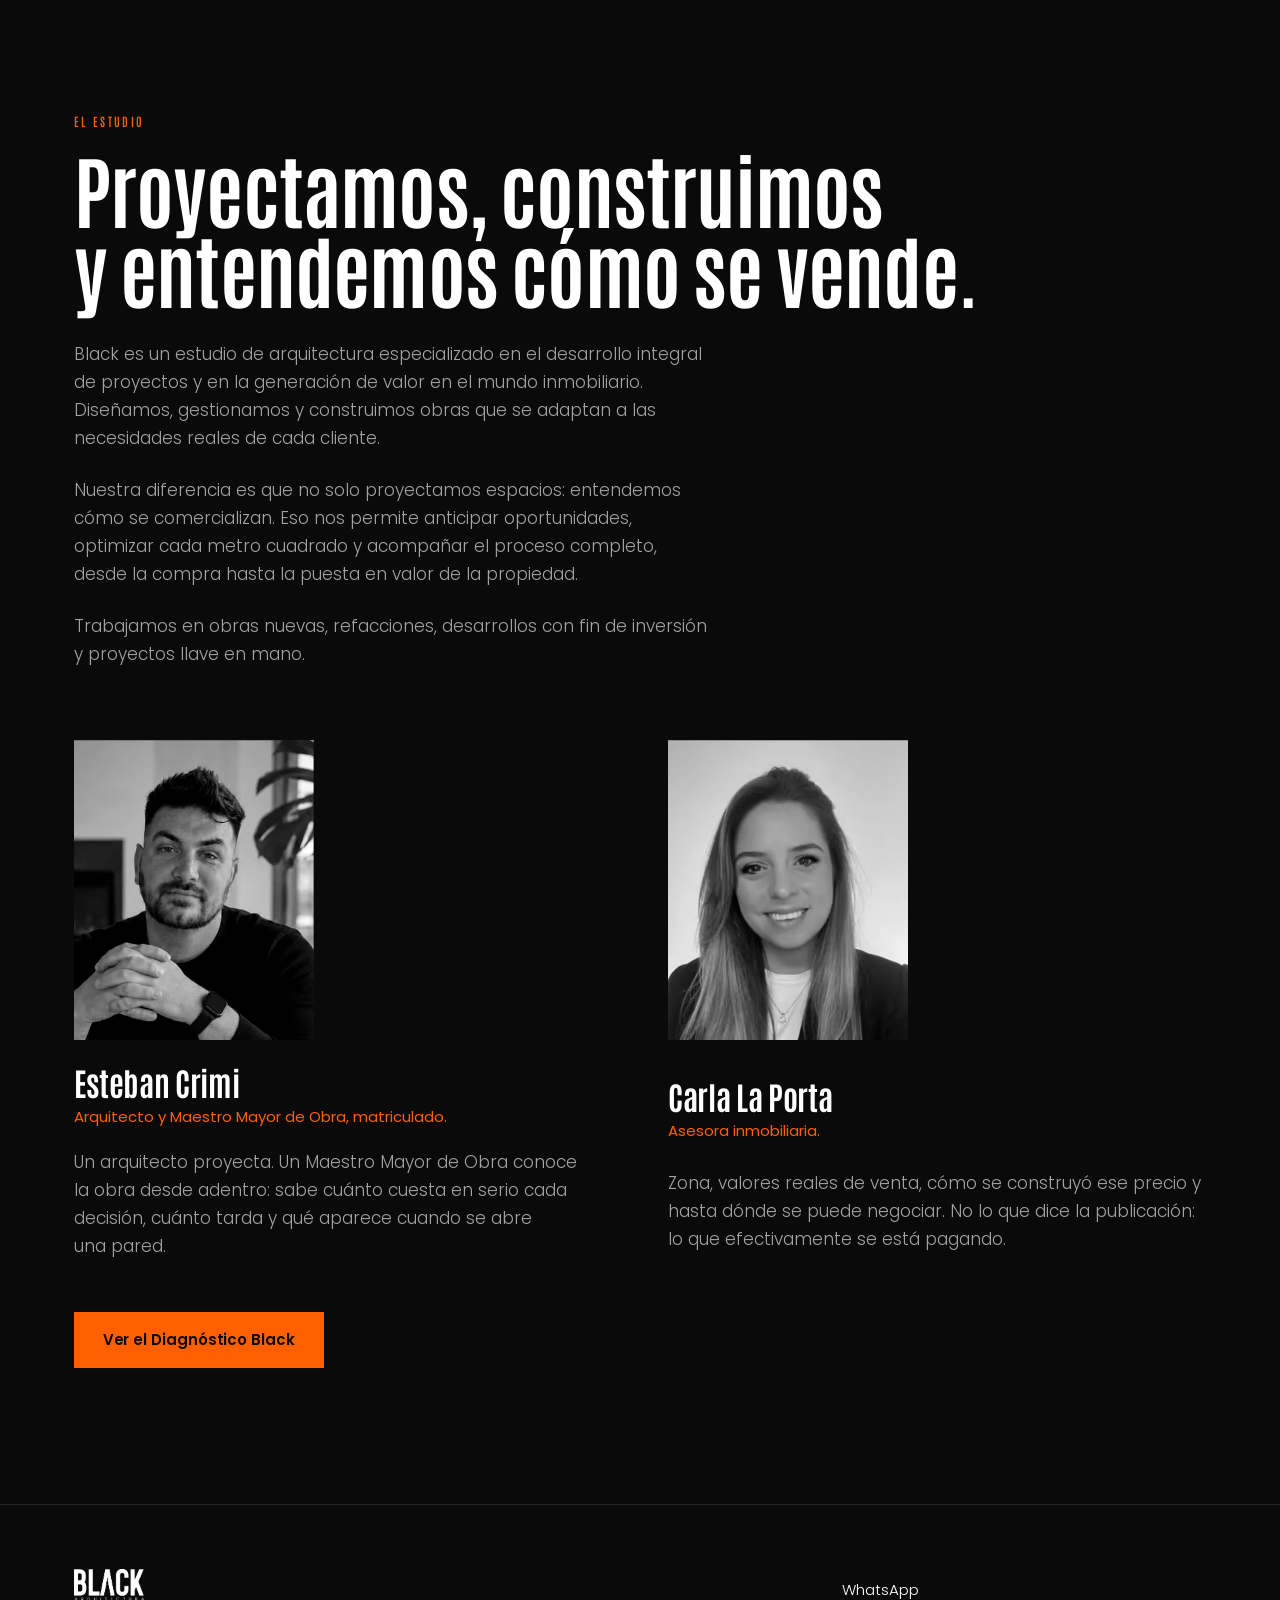
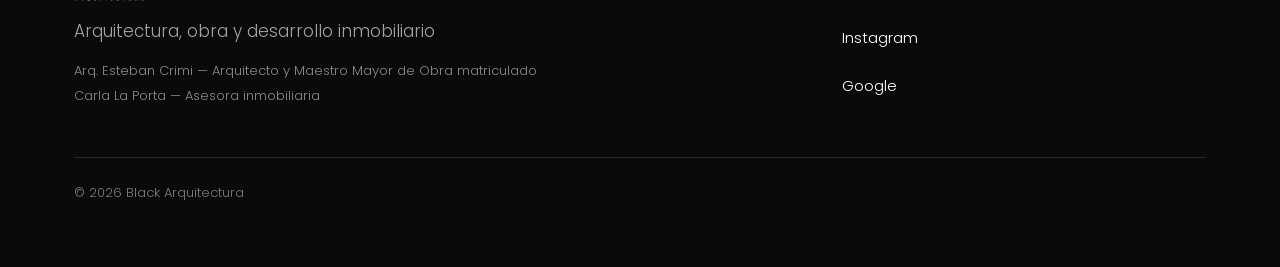
<file: site/estudio/index.html>
<!doctype html>
<html lang="es-AR" class="no-js">
<head>
<meta charset="utf-8">
<meta name="viewport" content="width=device-width, initial-scale=1, viewport-fit=cover">
<title>El estudio — Black Arquitectura</title>
<meta name="description" content="Black es un estudio de arquitectura, obra y desarrollo inmobiliario. Un arquitecto y Maestro Mayor de Obra y una asesora inmobiliaria, trabajando con un solo criterio.">
<meta name="theme-color" content="#0A0A0A">
<link rel="canonical" href="https://blackarquitectura.com/estudio/">
<script>document.documentElement.className='js'</script>
<!-- Píxel de Meta, lo primero del <head>.
     PageView por "píxel de imagen" (el método sin JavaScript de Meta): una
     sola petición mínima que sale apenas abre la página. Si esperara al
     script de Meta (fbevents.js + su configuración, ~280 KB que bajan uno
     detrás del otro), en un celular con señal floja tardaba 4 a 14 s y
     quien se iba antes no contaba como visita a la página de destino.
     Las cookies _fbp/_fbc se crean acá con el formato de Meta; el script
     las reusa, así todos los eventos quedan atados al mismo clic.
     El script completo carga igual (con prioridad alta) para el resto de
     los eventos, pero ya no manda PageView: habría dos.
     El ID es el mismo de config.js (metaPixelId): si cambia, cambiarlo en
     los dos. external_id usa la misma clave que site.js (black:vid). -->
<script>
(function(w,d,l){var P='1638281244623196',n=Date.now(),h=l.hostname,
ip=/^[\d.]+$|:/.test(h)||h.indexOf('.')<0,i=ip?1:h.split('.').length-1,
dom=ip?'':';domain=.'+h,sec=l.protocol==='https:'?';Secure':'',
ck=function(c){var m=d.cookie.match('(?:^|; )'+c+'=([^;]*)');return m?m[1]:''},
pon=function(c,v){d.cookie=c+'='+v+';path=/;max-age=7776000;SameSite=Lax'+dom+sec},
fbp=ck('_fbp'),fbc=ck('_fbc'),cl=(l.search.match(/[?&]fbclid=([^&#]*)/)||[])[1],
eid='pv-'+n.toString(36)+'-'+Math.random().toString(36).slice(2,8),q;
if(!fbp){fbp='fb.'+i+'.'+n+'.'+Math.floor(1e9+Math.random()*9e9);pon('_fbp',fbp);}
if(cl&&fbc.split('.').slice(3).join('.')!==cl){fbc='fb.'+i+'.'+n+'.'+cl;pon('_fbc',fbc);}
q='id='+P+'&ev=PageView&eid='+eid+'&dl='+encodeURIComponent(l.href)+'&rl='+encodeURIComponent(d.referrer)+
'&if=false&ts='+n+'&sw='+screen.width+'&sh='+screen.height+'&fbp='+encodeURIComponent(fbp)+(fbc?'&fbc='+encodeURIComponent(fbc):'');
w.__blackPV=eid;(new Image()).src='https://www.facebook.com/tr/?'+q;
})(window,document,location);
!function(f,b,e,v,n,t,s){if(f.fbq)return;n=f.fbq=function(){n.callMethod?
n.callMethod.apply(n,arguments):n.queue.push(arguments)};if(!f._fbq)f._fbq=n;
n.push=n;n.loaded=!0;n.version='2.0';n.queue=[];t=b.createElement(e);t.async=!0;t.fetchPriority='high';
t.src=v;s=b.getElementsByTagName(e)[0];s.parentNode.insertBefore(t,s)}
(window,document,'script','https://connect.facebook.net/en_US/fbevents.js');
fbq.disablePushState=true;
(function(){var k='black:vid',n=Date.now(),id;
try{var o=JSON.parse(localStorage.getItem(k)||'null');if(o&&o.id&&o.exp>n)id=o.id;}catch(x){}
if(!id){id='v-'+n.toString(36)+'-'+Math.random().toString(36).slice(2,10);
try{localStorage.setItem(k,JSON.stringify({id:id,exp:n+7776e6}));}catch(x){}}
fbq('init','1638281244623196',{external_id:id});})();
</script>

<script>
(function(){var id='G-EE9PC274XF';window.dataLayer=window.dataLayer||[];
window.gtag=function(){dataLayer.push(arguments)};
var h=location.hostname,local=location.protocol==='file:'||/^(localhost|127\.|\[::1\]|.*\.localhost$|.*\.test$)/.test(h);
if(!local){var s=document.createElement('script');s.async=true;s.src='https://www.googletagmanager.com/gtag/js?id='+id;document.head.appendChild(s);}
gtag('js',new Date());gtag('config',id);})();
</script>

<!-- Microsoft Clarity (mapas de calor y grabaciones de sesión). Carga async:
     no frena la página. Proyecto z62mevs5ey. -->
<script type="text/javascript">
    (function(c,l,a,r,i,t,y){
        c[a]=c[a]||function(){(c[a].q=c[a].q||[]).push(arguments)};
        t=l.createElement(r);t.async=1;t.src="https://www.clarity.ms/tag/"+i;
        y=l.getElementsByTagName(r)[0];y.parentNode.insertBefore(t,y);
    })(window, document, "clarity", "script", "z62mevs5ey");
</script>
<link rel="icon" href="../assets/brand/icon-512.png" type="image/png">
<link rel="preconnect" href="https://fonts.gstatic.com" crossorigin>
<link rel="stylesheet" href="https://fonts.googleapis.com/css2?family=Antonio:wght@600;700&family=Poppins:wght@300;400;500;600&display=swap" media="print" onload="this.media='all'">
<noscript><link rel="stylesheet" href="https://fonts.googleapis.com/css2?family=Antonio:wght@600;700&family=Poppins:wght@300;400;500;600&display=swap"></noscript>
<link rel="stylesheet" href="../assets/css/paginas.css?v=20261007">
</head>
<body>

<main class="pagina-simple">
  <section class="bloque wrap" style="padding-top:0">
    <p class="kicker kicker-acento">El estudio</p>
    <h1 class="mask-grupo" style="margin-top:1rem">
      <span class="mask"><span>Proyectamos, construimos</span></span>
      <span class="mask"><span>y entendemos cómo se vende.</span></span>
    </h1>

    <div class="medida" style="margin-top:2rem">
      <p class="texto" data-reveal style="--i:0">Black es un estudio de arquitectura especializado en el desarrollo integral de proyectos y en la generación de valor en el mundo inmobiliario. Diseñamos, gestionamos y construimos obras que se adaptan a las necesidades reales de cada cliente.</p>
      <p class="texto" data-reveal style="--i:1;margin-top:1.5rem">Nuestra diferencia es que no solo proyectamos espacios: entendemos cómo se comercializan. Eso nos permite anticipar oportunidades, optimizar cada metro cuadrado y acompañar el proceso completo, desde la compra hasta la puesta en valor de la propiedad.</p>
      <p class="texto" data-reveal style="--i:2;margin-top:1.5rem">Trabajamos en obras nuevas, refacciones, desarrollos con fin de inversión y proyectos llave en mano.</p>
    </div>

    <div class="equipo-grid" style="margin-top:clamp(3rem,6vw,4.5rem)">
      <article class="persona">
        <div class="persona-foto">
          <picture><source type="image/avif" srcset="../assets/img/esteban-400.avif 400w, ../assets/img/esteban-560.avif 560w" sizes="(min-width: 760px) 240px, 168px"><img src="../assets/img/esteban-560.webp" srcset="../assets/img/esteban-400.webp 400w, ../assets/img/esteban-560.webp 560w" sizes="(min-width: 760px) 240px, 168px" width="560" height="700" alt="Retrato de Esteban Crimi" loading="lazy" decoding="async"></picture>
        </div>
        <h3>Esteban Crimi</h3>
        <p class="rol">Arquitecto y Maestro Mayor de Obra, matriculado.</p>
        <p class="bio">Un arquitecto proyecta. Un Maestro Mayor de Obra conoce la obra desde adentro: sabe cuánto cuesta en serio cada decisión, cuánto tarda y qué aparece cuando se abre una pared.</p>
      </article>
      <article class="persona">
        <div class="persona-foto">
          <picture><source type="image/avif" srcset="../assets/img/carla-400.avif 400w, ../assets/img/carla-596.avif 596w" sizes="(min-width: 760px) 240px, 168px"><img src="../assets/img/carla-596.webp" srcset="../assets/img/carla-400.webp 400w, ../assets/img/carla-596.webp 596w" sizes="(min-width: 760px) 240px, 168px" width="596" height="745" alt="Retrato de Carla La Porta" loading="lazy" decoding="async"></picture>
        </div>
        <h3>Carla La Porta</h3>
        <p class="rol">Asesora inmobiliaria.</p>
        <p class="bio">Zona, valores reales de venta, cómo se construyó ese precio y hasta dónde se puede negociar. No lo que dice la publicación: lo que efectivamente se está pagando.</p>
      </article>
    </div>

    <div class="cta-bloque">
      <a class="btn btn-1" href="../index.html">
        <span>Ver el Diagnóstico Black</span>
      </a>
    </div>
  </section>
</main>

<footer class="footer">
  <div class="wrap">
    <div class="footer-grid">
      <div>
        <img src="../assets/brand/logo-white.png" width="828" height="378" alt="Black Arquitectura" loading="lazy" decoding="async">
        <p class="desc">Arquitectura, obra y desarrollo inmobiliario</p>
        <div class="matriculas">
          <span>Arq. Esteban Crimi — Arquitecto y Maestro Mayor de Obra matriculado</span>
          <span>Carla La Porta — Asesora inmobiliaria</span>
        </div>
      </div>
      <ul class="redes">
        <li><a href="https://wa.me/5491164803777" target="_blank" rel="noopener noreferrer">WhatsApp</a></li>
        <li><a href="https://www.instagram.com/black_arq/" target="_blank" rel="noopener noreferrer" data-ig>Instagram</a></li>
        <li><a href="https://maps.google.com/?cid=7365464068826002467" target="_blank" rel="noopener noreferrer">Google</a></li>
      </ul>
    </div>
    <p class="footer-copy">© 2026 Black Arquitectura</p>
  </div>
</footer>

<script src="../assets/js/config.js?v=20261027" defer></script>
<script src="../assets/js/site.js?v=20261027" defer></script>
</body>
</html>
</file>
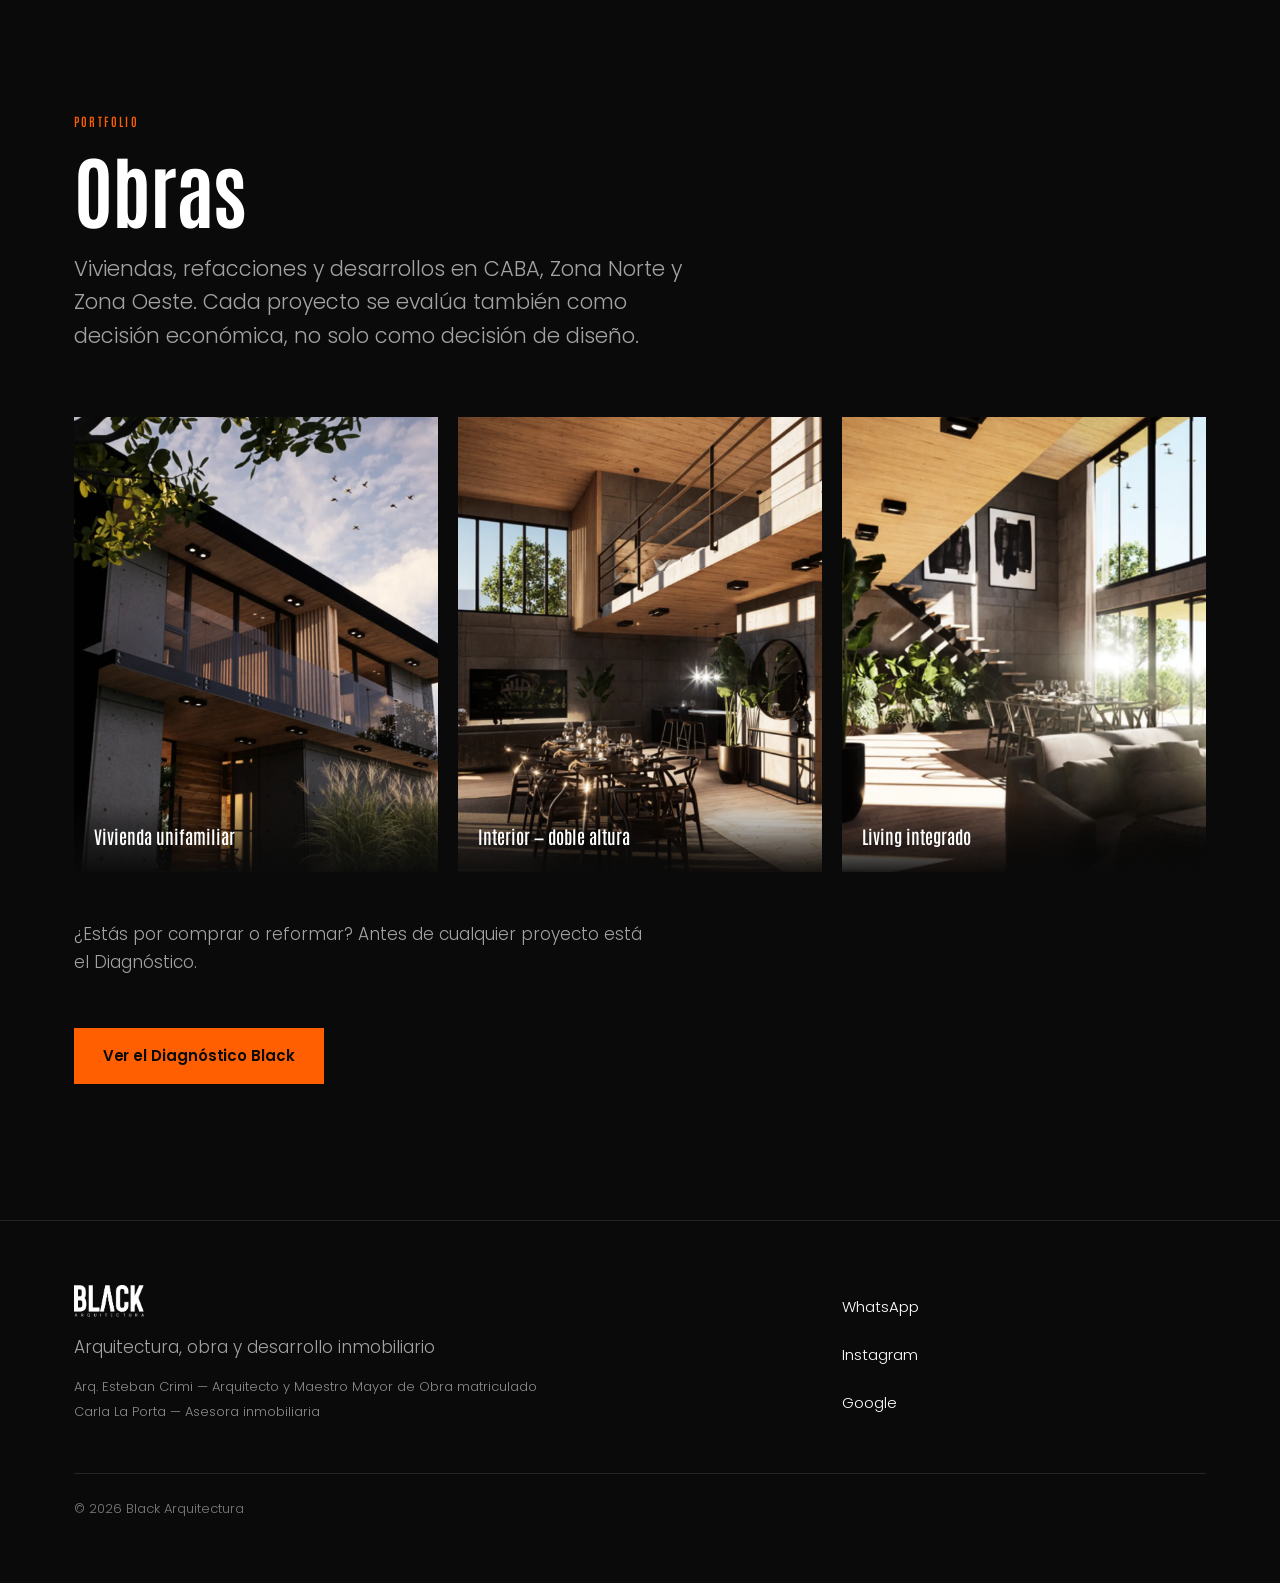
<file: site/obras/index.html>
<!doctype html>
<html lang="es-AR" class="no-js">
<head>
<meta charset="utf-8">
<meta name="viewport" content="width=device-width, initial-scale=1, viewport-fit=cover">
<title>Obras — Black Arquitectura</title>
<meta name="description" content="Obras y proyectos de Black Arquitectura: viviendas, refacciones y desarrollos en CABA, Zona Norte y Zona Oeste.">
<meta name="theme-color" content="#0A0A0A">
<link rel="canonical" href="https://blackarquitectura.com/obras/">
<script>document.documentElement.className='js'</script>
<!-- Píxel de Meta, lo primero del <head>.
     PageView por "píxel de imagen" (el método sin JavaScript de Meta): una
     sola petición mínima que sale apenas abre la página. Si esperara al
     script de Meta (fbevents.js + su configuración, ~280 KB que bajan uno
     detrás del otro), en un celular con señal floja tardaba 4 a 14 s y
     quien se iba antes no contaba como visita a la página de destino.
     Las cookies _fbp/_fbc se crean acá con el formato de Meta; el script
     las reusa, así todos los eventos quedan atados al mismo clic.
     El script completo carga igual (con prioridad alta) para el resto de
     los eventos, pero ya no manda PageView: habría dos.
     El ID es el mismo de config.js (metaPixelId): si cambia, cambiarlo en
     los dos. external_id usa la misma clave que site.js (black:vid). -->
<script>
(function(w,d,l){var P='1638281244623196',n=Date.now(),h=l.hostname,
ip=/^[\d.]+$|:/.test(h)||h.indexOf('.')<0,i=ip?1:h.split('.').length-1,
dom=ip?'':';domain=.'+h,sec=l.protocol==='https:'?';Secure':'',
ck=function(c){var m=d.cookie.match('(?:^|; )'+c+'=([^;]*)');return m?m[1]:''},
pon=function(c,v){d.cookie=c+'='+v+';path=/;max-age=7776000;SameSite=Lax'+dom+sec},
fbp=ck('_fbp'),fbc=ck('_fbc'),cl=(l.search.match(/[?&]fbclid=([^&#]*)/)||[])[1],
eid='pv-'+n.toString(36)+'-'+Math.random().toString(36).slice(2,8),q;
if(!fbp){fbp='fb.'+i+'.'+n+'.'+Math.floor(1e9+Math.random()*9e9);pon('_fbp',fbp);}
if(cl&&fbc.split('.').slice(3).join('.')!==cl){fbc='fb.'+i+'.'+n+'.'+cl;pon('_fbc',fbc);}
q='id='+P+'&ev=PageView&eid='+eid+'&dl='+encodeURIComponent(l.href)+'&rl='+encodeURIComponent(d.referrer)+
'&if=false&ts='+n+'&sw='+screen.width+'&sh='+screen.height+'&fbp='+encodeURIComponent(fbp)+(fbc?'&fbc='+encodeURIComponent(fbc):'');
w.__blackPV=eid;(new Image()).src='https://www.facebook.com/tr/?'+q;
})(window,document,location);
!function(f,b,e,v,n,t,s){if(f.fbq)return;n=f.fbq=function(){n.callMethod?
n.callMethod.apply(n,arguments):n.queue.push(arguments)};if(!f._fbq)f._fbq=n;
n.push=n;n.loaded=!0;n.version='2.0';n.queue=[];t=b.createElement(e);t.async=!0;t.fetchPriority='high';
t.src=v;s=b.getElementsByTagName(e)[0];s.parentNode.insertBefore(t,s)}
(window,document,'script','https://connect.facebook.net/en_US/fbevents.js');
fbq.disablePushState=true;
(function(){var k='black:vid',n=Date.now(),id;
try{var o=JSON.parse(localStorage.getItem(k)||'null');if(o&&o.id&&o.exp>n)id=o.id;}catch(x){}
if(!id){id='v-'+n.toString(36)+'-'+Math.random().toString(36).slice(2,10);
try{localStorage.setItem(k,JSON.stringify({id:id,exp:n+7776e6}));}catch(x){}}
fbq('init','1638281244623196',{external_id:id});})();
</script>

<script>
(function(){var id='G-EE9PC274XF';window.dataLayer=window.dataLayer||[];
window.gtag=function(){dataLayer.push(arguments)};
var h=location.hostname,local=location.protocol==='file:'||/^(localhost|127\.|\[::1\]|.*\.localhost$|.*\.test$)/.test(h);
if(!local){var s=document.createElement('script');s.async=true;s.src='https://www.googletagmanager.com/gtag/js?id='+id;document.head.appendChild(s);}
gtag('js',new Date());gtag('config',id);})();
</script>

<!-- Microsoft Clarity (mapas de calor y grabaciones de sesión). Carga async:
     no frena la página. Proyecto z62mevs5ey. -->
<script type="text/javascript">
    (function(c,l,a,r,i,t,y){
        c[a]=c[a]||function(){(c[a].q=c[a].q||[]).push(arguments)};
        t=l.createElement(r);t.async=1;t.src="https://www.clarity.ms/tag/"+i;
        y=l.getElementsByTagName(r)[0];y.parentNode.insertBefore(t,y);
    })(window, document, "clarity", "script", "z62mevs5ey");
</script>
<link rel="icon" href="../assets/brand/icon-512.png" type="image/png">
<link rel="preconnect" href="https://fonts.gstatic.com" crossorigin>
<link rel="stylesheet" href="https://fonts.googleapis.com/css2?family=Antonio:wght@600;700&family=Poppins:wght@300;400;500;600&display=swap" media="print" onload="this.media='all'">
<noscript><link rel="stylesheet" href="https://fonts.googleapis.com/css2?family=Antonio:wght@600;700&family=Poppins:wght@300;400;500;600&display=swap"></noscript>
<link rel="stylesheet" href="../assets/css/paginas.css?v=20261007">
</head>
<body>

<main class="pagina-simple">
  <section class="bloque wrap" style="padding-top:0">
    <p class="kicker kicker-acento">Portfolio</p>
    <h1 class="mask-grupo" style="margin-top:1rem">
      <span class="mask"><span>Obras</span></span>
    </h1>
    <p class="lead medida" style="margin-top:1.5rem">Viviendas, refacciones y desarrollos en CABA, Zona Norte y Zona Oeste. Cada proyecto se evalúa también como decisión económica, no solo como decisión de diseño.</p>

    <!-- DEV: galería de borrador con los renders del brochure.
         Reemplazar por las fotos reales de obra, con nombre y ubicación. -->
    <div class="obras-grid">
      <figure class="obra" data-reveal style="--i:0">
        <img src="../assets/img/hero-property.webp" width="1080" height="1665" alt="Vivienda con hormigón visto y carpinterías negras" loading="lazy">
        <figcaption>Vivienda unifamiliar</figcaption>
      </figure>
      <figure class="obra" data-reveal style="--i:1">
        <img src="../assets/img/render-interior.webp" width="1080" height="1665" alt="Interior con doble altura y escalera suspendida" loading="lazy">
        <figcaption>Interior — doble altura</figcaption>
      </figure>
      <figure class="obra" data-reveal style="--i:2">
        <img src="../assets/img/render-living.webp" width="1080" height="1665" alt="Living integrado con carpinterías de piso a techo" loading="lazy">
        <figcaption>Living integrado</figcaption>
      </figure>
    </div>

    <p class="texto medida" style="margin-top:3rem">¿Estás por comprar o reformar? Antes de cualquier proyecto está el Diagnóstico.</p>
    <div class="cta-bloque">
      <a class="btn btn-1" href="../index.html">
        <span>Ver el Diagnóstico Black</span>
      </a>
    </div>
  </section>
</main>

<footer class="footer">
  <div class="wrap">
    <div class="footer-grid">
      <div>
        <img src="../assets/brand/logo-white.png" width="828" height="378" alt="Black Arquitectura" loading="lazy" decoding="async">
        <p class="desc">Arquitectura, obra y desarrollo inmobiliario</p>
        <div class="matriculas">
          <span>Arq. Esteban Crimi — Arquitecto y Maestro Mayor de Obra matriculado</span>
          <span>Carla La Porta — Asesora inmobiliaria</span>
        </div>
      </div>
      <ul class="redes">
        <li><a href="https://wa.me/5491164803777" target="_blank" rel="noopener noreferrer">WhatsApp</a></li>
        <li><a href="https://www.instagram.com/black_arq/" target="_blank" rel="noopener noreferrer" data-ig>Instagram</a></li>
        <li><a href="https://maps.google.com/?cid=7365464068826002467" target="_blank" rel="noopener noreferrer">Google</a></li>
      </ul>
    </div>
    <p class="footer-copy">© 2026 Black Arquitectura</p>
  </div>
</footer>

<script src="../assets/js/config.js?v=20261027" defer></script>
<script src="../assets/js/site.js?v=20261027" defer></script>
</body>
</html>
</file>
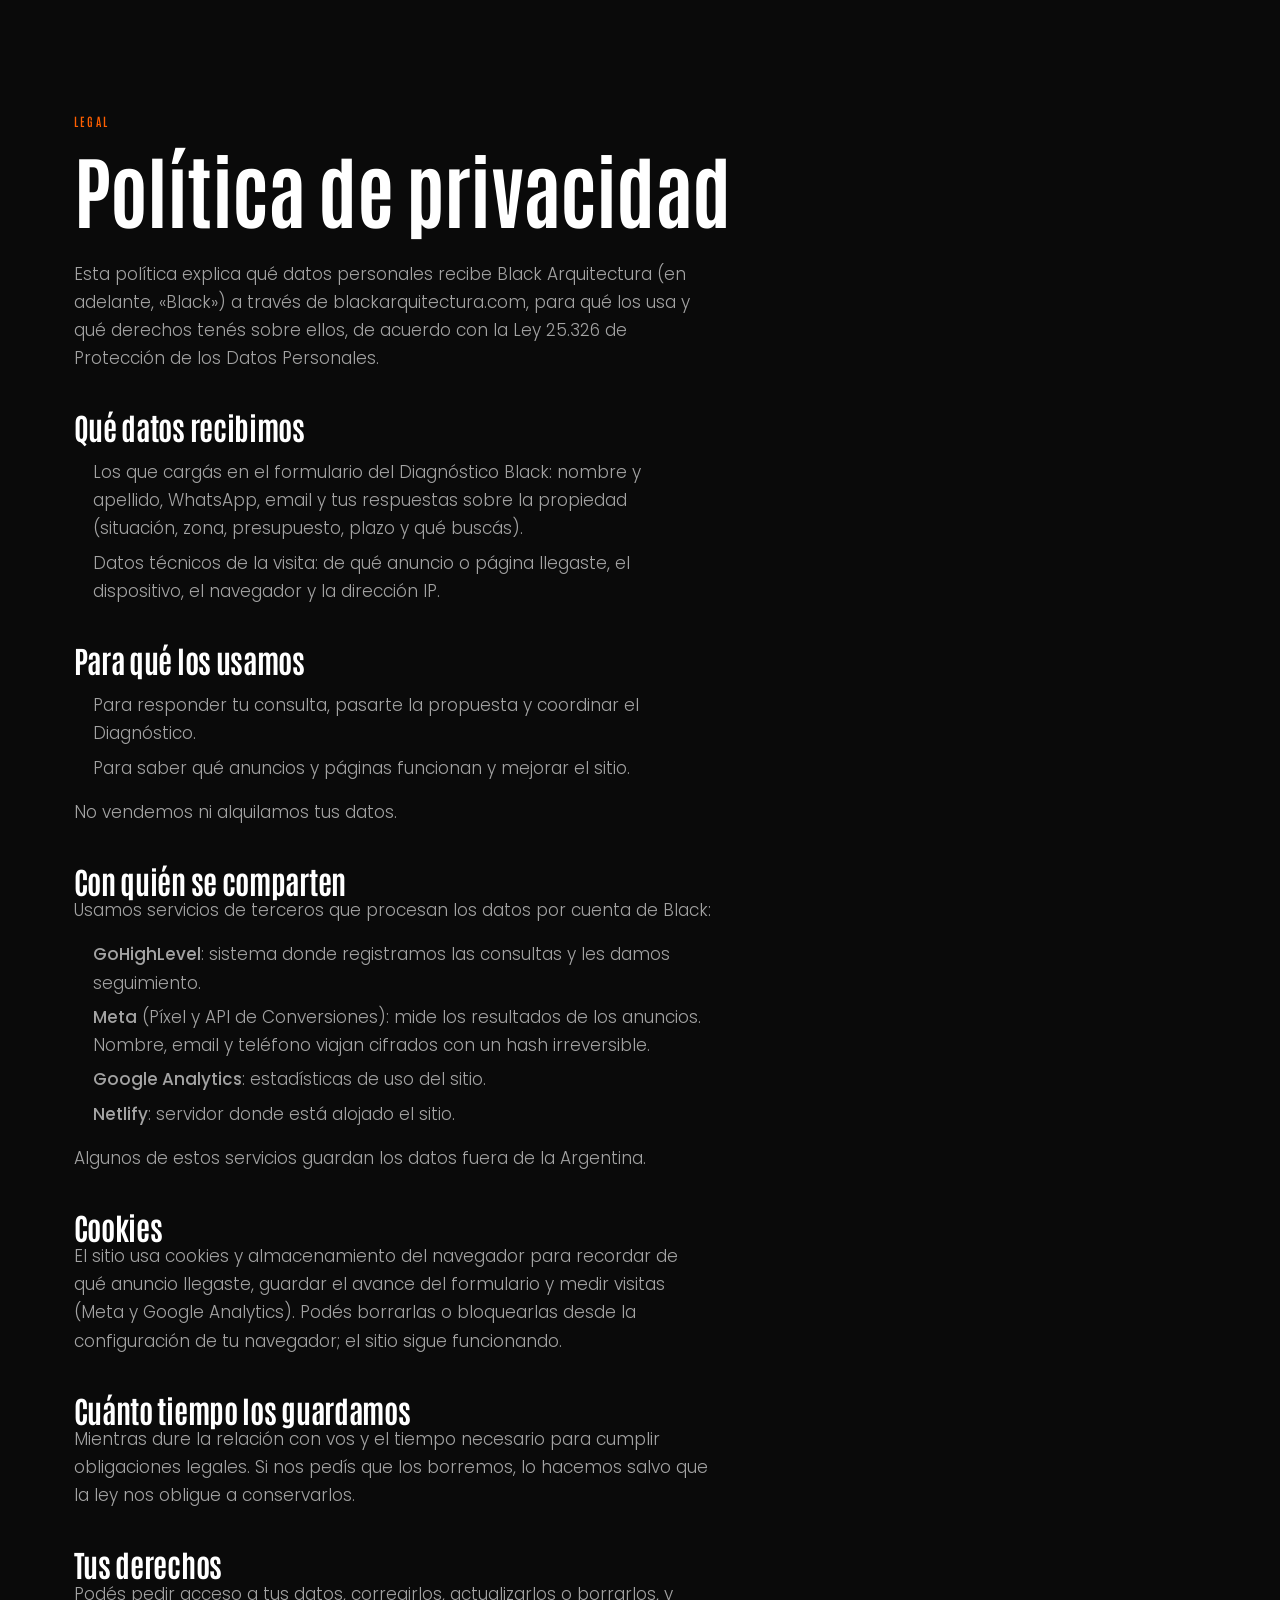
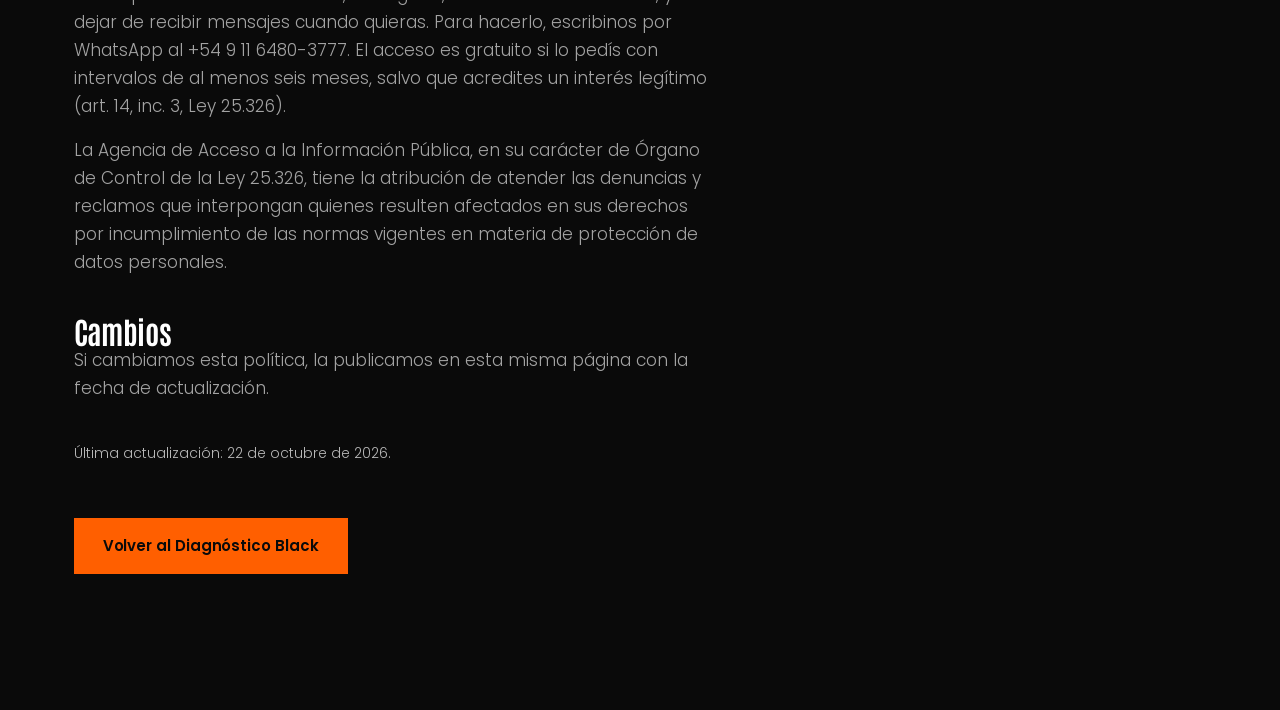
<file: site/privacidad/index.html>
<!doctype html>
<html lang="es-AR" class="no-js">
<head>
<meta charset="utf-8">
<meta name="viewport" content="width=device-width, initial-scale=1, viewport-fit=cover">
<title>Política de privacidad — Black Arquitectura</title>
<meta name="description" content="Qué datos personales recibe Black Arquitectura cuando completás el formulario del Diagnóstico Black, para qué los usa y cómo pedir que los corrijan o los borren.">
<meta name="theme-color" content="#0A0A0A">
<meta name="robots" content="noindex, follow">
<link rel="canonical" href="https://blackarquitectura.com/privacidad/">
<script>document.documentElement.className='js'</script>
<link rel="icon" href="../assets/brand/icon-512.png" type="image/png">
<link rel="preconnect" href="https://fonts.gstatic.com" crossorigin>
<link rel="stylesheet" href="https://fonts.googleapis.com/css2?family=Antonio:wght@600;700&family=Poppins:wght@300;400;500;600&display=swap" media="print" onload="this.media='all'">
<noscript><link rel="stylesheet" href="https://fonts.googleapis.com/css2?family=Antonio:wght@600;700&family=Poppins:wght@300;400;500;600&display=swap"></noscript>
<link rel="stylesheet" href="../assets/css/paginas.css?v=20261022">
<style>
  .politica h2 { margin-top: 2.5rem; font-size: clamp(1.4rem, 1.1rem + 1.2vw, 1.9rem); }
  .politica .texto + .texto, .politica ul + .texto { margin-top: 1rem; }
  .politica ul { margin: 1rem 0 0; padding-left: 1.2rem; }
  .politica li { margin-top: 0.4rem; }
  .politica .act { margin-top: 2.5rem; font-size: 0.875rem; opacity: 0.7; }
</style>
</head>
<body>

<main class="pagina-simple">
  <section class="bloque wrap politica" style="padding-top:0">
    <p class="kicker kicker-acento">Legal</p>
    <h1 style="margin-top:1rem">Política de privacidad</h1>

    <div class="medida" style="margin-top:2rem">
      <p class="texto">Esta política explica qué datos personales recibe Black Arquitectura (en adelante, «Black») a través de blackarquitectura.com, para qué los usa y qué derechos tenés sobre ellos, de acuerdo con la Ley 25.326 de Protección de los Datos Personales.</p>

      <h2>Qué datos recibimos</h2>
      <ul class="texto">
        <li>Los que cargás en el formulario del Diagnóstico Black: nombre y apellido, WhatsApp, email y tus respuestas sobre la propiedad (situación, zona, presupuesto, plazo y qué buscás).</li>
        <li>Datos técnicos de la visita: de qué anuncio o página llegaste, el dispositivo, el navegador y la dirección IP.</li>
      </ul>

      <h2>Para qué los usamos</h2>
      <ul class="texto">
        <li>Para responder tu consulta, pasarte la propuesta y coordinar el Diagnóstico.</li>
        <li>Para saber qué anuncios y páginas funcionan y mejorar el sitio.</li>
      </ul>
      <p class="texto">No vendemos ni alquilamos tus datos.</p>

      <h2>Con quién se comparten</h2>
      <p class="texto">Usamos servicios de terceros que procesan los datos por cuenta de Black:</p>
      <ul class="texto">
        <li><b>GoHighLevel</b>: sistema donde registramos las consultas y les damos seguimiento.</li>
        <li><b>Meta</b> (Píxel y API de Conversiones): mide los resultados de los anuncios. Nombre, email y teléfono viajan cifrados con un hash irreversible.</li>
        <li><b>Google Analytics</b>: estadísticas de uso del sitio.</li>
        <li><b>Netlify</b>: servidor donde está alojado el sitio.</li>
      </ul>
      <p class="texto">Algunos de estos servicios guardan los datos fuera de la Argentina.</p>

      <h2>Cookies</h2>
      <p class="texto">El sitio usa cookies y almacenamiento del navegador para recordar de qué anuncio llegaste, guardar el avance del formulario y medir visitas (Meta y Google Analytics). Podés borrarlas o bloquearlas desde la configuración de tu navegador; el sitio sigue funcionando.</p>

      <h2>Cuánto tiempo los guardamos</h2>
      <p class="texto">Mientras dure la relación con vos y el tiempo necesario para cumplir obligaciones legales. Si nos pedís que los borremos, lo hacemos salvo que la ley nos obligue a conservarlos.</p>

      <h2>Tus derechos</h2>
      <p class="texto">Podés pedir acceso a tus datos, corregirlos, actualizarlos o borrarlos, y dejar de recibir mensajes cuando quieras. Para hacerlo, escribinos por WhatsApp al +54 9 11 6480-3777. El acceso es gratuito si lo pedís con intervalos de al menos seis meses, salvo que acredites un interés legítimo (art. 14, inc. 3, Ley 25.326).</p>
      <p class="texto">La Agencia de Acceso a la Información Pública, en su carácter de Órgano de Control de la Ley 25.326, tiene la atribución de atender las denuncias y reclamos que interpongan quienes resulten afectados en sus derechos por incumplimiento de las normas vigentes en materia de protección de datos personales.</p>

      <h2>Cambios</h2>
      <p class="texto">Si cambiamos esta política, la publicamos en esta misma página con la fecha de actualización.</p>

      <p class="act">Última actualización: 22 de octubre de 2026.</p>
    </div>

    <div class="cta-bloque">
      <a class="btn btn-1" href="/">
        <span>Volver al Diagnóstico Black</span>
      </a>
    </div>
  </section>
</main>

</body>
</html>
</file>
<file: site/assets/css/site.css>
/* ==========================================================================
   BLACK ARQUITECTURA — DIAGNÓSTICO BLACK · v4
   Estudio de arquitectura contemporáneo con lenguaje de plano técnico.
   Base negro + grises; blanco cálido solo en dos cortes de ritmo (Idea
   central y Para quién). El amarillo de marca (--acento) es acento: CTA,
   dato importante y el elemento protagonista de cada ilustración.

   Reglas del sistema:
   - Antonio para títulos, Poppins para texto. Mobile: texto ≥ 17 px,
     line-height 1.6.
   - Tres resaltados, siempre los mismos: .hl-u (subrayado que se dibuja),
     .hl-m (marcador que se pinta) y .hl-y (palabra/cifra en amarillo).
   - Sin JS, o con prefers-reduced-motion, todo se ve en su estado final:
     los estados iniciales de animación viven bajo html.motion.

   El bloque FORMULARIO (modal) y los botones base (.btn, .btn-1, .btn-2)
   son los de la versión anterior, sin cambios. Los botones de la landing
   suman .btn-l. /estudio y /obras usan paginas.css.
   ========================================================================== */

/* Fallbacks con métricas ajustadas a Antonio y Poppins (medidas sobre los
   archivos reales contra Arial/Liberation Sans): mientras cargan las
   fuentes el texto ocupa casi lo mismo, así el cambio no mueve la página
   (CLS). */
@font-face {
  font-family: "Antonio Fallback";
  src:
    local("Arial Bold"), local("Arial-BoldMT"), local("Liberation Sans Bold"), local("LiberationSans-Bold"),
    local("Roboto Bold"), local("Roboto-Bold"), local("Helvetica Bold");
  font-weight: 600 700;
  size-adjust: 80.88%;
  ascent-override: 142.77%;
  descent-override: 17.21%;
  line-gap-override: 0%;
}
@font-face {
  font-family: "Poppins Fallback";
  src:
    local("Arial"), local("ArialMT"), local("Liberation Sans"), local("LiberationSans"), local("Roboto"),
    local("Roboto-Regular"), local("Helvetica");
  size-adjust: 113.95%;
  ascent-override: 92.15%;
  descent-override: 30.72%;
  line-gap-override: 8.78%;
}

/* --------------------------------------------------------------- TOKENS -- */

:root {
  /* Marca */
  --negro: #0a0a0a;
  --acento: #ffe500;

  /* Fondos */
  --g1: #121212;
  --g2: #1a1a1a;
  --g3: #222222;
  --hueso: #f4f3ef; /* blanco cálido de los cortes de ritmo */

  /* Texto sobre oscuro */
  --texto: #ededea;
  --texto-2: #9a9a9a; /* 7:1 sobre negro · 5,6:1 sobre #222 */
  --texto-3: #c9c8c3; /* párrafos largos */

  /* Texto sobre blanco */
  --tinta: #1a1917;
  --tinta-2: #55534e; /* 7:1 sobre --hueso */

  /* Líneas */
  --borde: #2a2a2a;
  --borde-2: #3a3a3a;
  --borde-claro: #d9d8d3;
  --verde: #00f26d; /* verde eléctrico: cifras y "sí" sobre oscuro */
  --verde-osc: #00f26d; /* sobre blanco el verde va de fondo, nunca de texto */
  --rojo: #cd2b31; /* solo para el "No es para vos" (5,1:1 sobre blanco) */

  /* Heredados del formulario (no cambiar: los usa el modal) */
  --papel: #f6f6f4;
  --blanco: #f6f6f4;
  --carbon: #141414;
  --linea: #262626;
  --linea-2: #3d3d3d;
  --gris: #a3a3a3;

  --display: "Antonio", "Antonio Fallback", "Arial Narrow", sans-serif;
  --sans: "Poppins", "Poppins Fallback", system-ui, -apple-system, "Segoe UI", Roboto, sans-serif;

  --fs-h1: clamp(2.3rem, 1.6rem + 3vw, 3.9rem);
  --fs-h2: clamp(1.9rem, 1.4rem + 1.9vw, 2.9rem);
  --fs-h3: clamp(1.3rem, 1.15rem + 0.6vw, 1.6rem);
  --fs-body: clamp(1.0625rem, 1.03rem + 0.15vw, 1.125rem);
  --fs-small: 0.875rem;
  --t-micro: var(--fs-small);

  --max: 68rem;
  --gutter: clamp(1rem, 4vw, 3rem);
  --gap: clamp(1rem, 2vw, 1.5rem);
  --sec: clamp(4.5rem, 3rem + 6vw, 8.5rem);
  --medida: 42.5rem; /* ~680 px de lectura */
  --r: 18px;
  --r-s: 12px;
  --top-h: 64px;

  --e-out: cubic-bezier(0.16, 1, 0.3, 1);
  --e-inout: cubic-bezier(0.65, 0, 0.35, 1);
}

/* ----------------------------------------------------------------- BASE -- */

*,
*::before,
*::after {
  box-sizing: border-box;
  min-width: 0;
}
html {
  background: var(--negro);
  -webkit-text-size-adjust: 100%;
  text-size-adjust: 100%;
  scroll-padding-top: 1rem;
}
body {
  margin: 0;
  background: var(--negro);
  color: var(--texto);
  font-family: var(--sans);
  font-size: var(--fs-body);
  font-weight: 400;
  line-height: 1.6;
  -webkit-font-smoothing: antialiased;
  -moz-osx-font-smoothing: grayscale;
  overflow-x: clip;
}
@supports not (overflow-x: clip) {
  html,
  body {
    overflow-x: hidden;
  }
}
img,
svg,
video,
picture {
  display: block;
  max-width: 100%;
}
img {
  height: auto;
}
a {
  color: inherit;
  text-decoration: none;
}
button {
  font: inherit;
  color: inherit;
  background: none;
  border: 0;
  padding: 0;
  cursor: pointer;
}
input,
textarea {
  font: inherit;
}
ul,
ol {
  margin: 0;
  padding: 0;
  list-style: none;
}
p,
blockquote {
  margin: 0;
  text-wrap: pretty;
}
figure {
  margin: 0;
}
[hidden] {
  display: none !important;
}
b,
strong {
  font-weight: 600;
}
:focus-visible {
  outline: 3px solid var(--acento);
  outline-offset: 3px;
}
.bg-blanco :focus-visible {
  outline-color: var(--tinta);
}

.skip {
  position: absolute;
  left: 1rem;
  top: -4rem;
  z-index: 100;
  padding: 0.75rem 1rem;
  background: var(--acento);
  color: var(--negro);
  font-weight: 600;
}
.skip:focus {
  top: 1rem;
}

/* ------------------------------------------------------------- BOTONES -- */

.btn {
  position: relative;
  display: inline-flex;
  align-items: center;
  justify-content: center;
  gap: 0.75rem;
  min-height: 52px;
  padding-inline: 1.5rem;
  font-family: var(--sans);
  font-size: var(--fs-body);
  font-weight: 600;
  line-height: 1.2;
  text-align: center;
  -webkit-tap-highlight-color: transparent;
  transition:
    transform 0.2s var(--e-out),
    box-shadow 0.2s var(--e-out),
    background-color 0.2s;
}
.btn svg {
  flex-shrink: 0;
  width: 20px;
  height: 20px;
  transition: transform 0.3s var(--e-out);
}
.btn-lg {
  min-height: 58px;
  padding-inline: 1.75rem;
}
.btn-1 {
  background: var(--acento);
  color: var(--negro);
  border: 1.5px solid var(--negro);
  box-shadow: 4px 4px 0 var(--negro);
}
.f-negro .btn-1,
.modal .btn-1,
.sticky-cta .btn-1 {
  border-color: var(--acento);
  box-shadow: none;
}
@media (hover: hover) {
  .btn-1:hover {
    transform: translate(-2px, -2px);
    box-shadow: 6px 6px 0 var(--negro);
  }
  .f-negro .btn-1:hover,
  .modal .btn-1:hover {
    transform: none;
    box-shadow: none;
    background: #fff27a;
  }
  .btn:hover svg {
    transform: translateX(3px);
  }
}
.btn-1:active {
  transform: translate(2px, 2px);
  box-shadow: 2px 2px 0 var(--negro);
}
.btn-2 {
  border: 1.5px solid var(--tinta);
  color: var(--tinta);
  background: transparent;
}
@media (hover: hover) {
  .btn-2:hover {
    background: var(--tinta);
    color: var(--papel);
  }
}
.cta-fila {
  margin-top: clamp(2.5rem, 5vw, 3.5rem);
}

/* ------------------------------------------------- BOTONES DE LA LANDING -- */
/* Suman .btn-l a .btn/.btn-1: esquina redondeada, sin sombra desplazada,
   glow amarillo en hover y un press corto. */

.btn-l {
  border-radius: var(--r-s);
}
.btn-1.btn-l {
  border-color: var(--acento);
  box-shadow: 0 0 0 rgba(255, 229, 0, 0);
}
@media (hover: hover) {
  .btn-1.btn-l:hover {
    transform: translateY(-2px);
    background: #fff27a;
    box-shadow: 0 10px 34px -10px rgba(255, 229, 0, 0.6);
  }
}
.btn-1.btn-l:active {
  transform: translateY(1px) scale(0.99);
  box-shadow: none;
}
.btn-sm {
  min-height: 40px;
  padding-inline: 0.9rem;
  font-size: 0.8125rem;
  border-radius: 10px;
}
.cta-fila {
  margin-top: clamp(2.5rem, 5vw, 3.5rem);
}
@media (max-width: 399px) {
  .btn-l.btn-lg {
    gap: 0.5rem;
    padding-inline: 1rem;
    font-size: 1rem;
  }
}
@media (max-width: 599px) {
  .cta-fila .btn,
  .hero-cta .btn,
  .cierre-cta .btn {
    width: 100%;
  }
}

/* ----------------------------------------------------------- TIPOGRAFÍA -- */

h1,
h2,
h3 {
  margin: 0;
  font-family: var(--display);
  font-weight: 700;
  text-wrap: balance;
}
h1 {
  font-size: var(--fs-h1);
  line-height: 1.08;
  letter-spacing: -0.012em;
}
h2 {
  max-width: 22ch;
  margin-top: 1rem;
  font-size: var(--fs-h2);
  line-height: 1.1;
  letter-spacing: -0.006em;
}
h3 {
  font-size: var(--fs-h3);
  font-weight: 600;
  line-height: 1.2;
}
.eyebrow {
  display: flex;
  flex-wrap: wrap;
  align-items: center;
  gap: 0.4rem 0.7rem;
  font-size: 0.78rem;
  font-weight: 500;
  line-height: 1.4;
  letter-spacing: 0.16em;
  text-transform: uppercase;
  color: var(--texto-2);
}
/* Numeración de plano: A-01, B-02… */
.plano-cod {
  display: inline-block;
  padding: 0.18em 0.5em;
  border: 1px solid var(--borde-2);
  border-radius: 5px;
  font-family: var(--sans);
  font-size: 0.6875rem;
  font-weight: 500;
  line-height: 1.3;
  letter-spacing: 0.08em;
  color: var(--texto-2);
  font-variant-numeric: tabular-nums;
}
.texto {
  max-width: var(--medida);
  color: var(--texto-3);
}
.texto > p + p,
.texto + .texto {
  margin-top: 1.1em;
}
.texto b,
.texto strong {
  color: var(--texto);
}
h2 + .texto,
h2 + .intro {
  margin-top: 1.5rem;
}
.medida {
  max-width: var(--medida);
}
.rotulo {
  margin-top: 0.9rem;
  font-size: 0.6875rem;
  font-weight: 500;
  letter-spacing: 0.16em;
  text-transform: uppercase;
  color: var(--texto-2);
}

/* --------------------------------------------------------- RESALTADOS --- */
/* 1 · Subrayado: barra gruesa que se dibuja de izquierda a derecha. */
.hl-u {
  background-image: linear-gradient(var(--acento), var(--acento));
  background-repeat: no-repeat;
  background-position: 0 94%;
  background-size: 100% max(3px, 0.11em);
  -webkit-box-decoration-break: clone;
  box-decoration-break: clone;
}
/* 2 · Marcador: fondo amarillo con texto negro, se pinta con un wipe. */
.hl-m {
  padding: 0 0.12em;
  margin: 0 -0.02em;
  border-radius: 3px;
  background-image: linear-gradient(var(--acento), var(--acento));
  background-repeat: no-repeat;
  background-position: 0 60%;
  background-size: 100% 82%;
  color: var(--negro);
  -webkit-box-decoration-break: clone;
  box-decoration-break: clone;
}
/* 3 · Palabra/cifra en amarillo. Sobre blanco el amarillo no da contraste
   como texto: pasa a fondo amarillo con texto negro. */
.hl-y {
  color: var(--acento);
}
.bg-blanco .hl-y {
  padding: 0 0.2em;
  border-radius: 3px;
  background: var(--acento);
  color: var(--tinta);
}

.motion .hl-u {
  background-size: 0% max(3px, 0.11em);
  transition: background-size 0.8s var(--e-out) 0.1s;
}
.motion .hl-u.is-in {
  background-size: 100% max(3px, 0.11em);
}
.motion .hl-m {
  background-size: 0% 82%;
  color: inherit;
  transition:
    background-size 0.6s var(--e-out),
    color 0.2s linear 0.22s;
}
.motion .hl-m.is-in {
  background-size: 100% 82%;
  color: var(--negro);
}

/* Dato pendiente: tiene que verse como pendiente. */
.dato {
  padding: 0.05em 0.35em;
  border-radius: 4px;
  outline: 1px dashed rgba(255, 229, 0, 0.7);
  outline-offset: -1px;
  background: rgba(255, 229, 0, 0.08);
  font-family: var(--sans);
  font-size: 0.85em;
  font-style: normal;
  font-weight: 500;
  letter-spacing: 0;
  text-transform: none;
  color: var(--acento);
}
.bg-blanco .dato {
  outline-color: #7a6a00;
  background: rgba(255, 229, 0, 0.3);
  color: var(--tinta);
}

/* --------------------------------------------------------------- LAYOUT -- */

.wrap {
  width: 100%;
  max-width: calc(var(--max) + 2 * var(--gutter));
  margin-inline: auto;
  padding-inline: var(--gutter);
}
.sec {
  position: relative;
  isolation: isolate;
  overflow-x: clip; /* los glows no ensanchan la página (no rompe sticky) */
  padding-block: var(--sec);
  border-top: 1px solid var(--borde);
}
.bg-negro {
  background-color: var(--negro);
}
.bg-g1 {
  background-color: var(--g1);
}
.bg-blanco {
  background-color: var(--hueso);
  color: var(--tinta);
  border-top-color: var(--borde-claro);
}
.bg-blanco .texto {
  color: var(--tinta-2);
}
.bg-blanco .texto b,
.bg-blanco .texto strong {
  color: var(--tinta);
}
.bg-blanco .eyebrow,
.bg-blanco .rotulo {
  color: var(--tinta-2);
}
.bg-blanco .plano-cod {
  border-color: #c9c8c2;
  color: var(--tinta-2);
}

/* Grilla de plano: líneas de 1 px al ~7 %, que se desvanecen hacia los
   bordes para no competir con el texto. */
.grilla {
  position: relative;
  isolation: isolate;
}
.grilla::before {
  content: "";
  position: absolute;
  inset: 0;
  z-index: -1;
  pointer-events: none;
  background-image:
    linear-gradient(to right, rgba(255, 255, 255, 0.07) 1px, transparent 1px),
    linear-gradient(to bottom, rgba(255, 255, 255, 0.07) 1px, transparent 1px);
  background-size: 48px 48px;
  background-position: -1px -1px;
  -webkit-mask-image: radial-gradient(ellipse 90% 70% at 50% 35%, #000 25%, transparent 85%);
  mask-image: radial-gradient(ellipse 90% 70% at 50% 35%, #000 25%, transparent 85%);
}
.grilla-tenue::before {
  opacity: 0.55;
}
.puntos {
  background-image: radial-gradient(circle, rgba(26, 25, 23, 0.16) 1px, transparent 1.5px);
  background-size: 22px 22px;
}

/* Glow amarillo radial (detrás del contador, del sello, del CTA final). */
.glow {
  position: absolute;
  z-index: -1;
  left: 50%;
  top: 50%;
  width: 150%;
  aspect-ratio: 1;
  transform: translate(-50%, -50%);
  pointer-events: none;
  background: radial-gradient(circle, rgba(255, 229, 0, 0.2) 0%, rgba(255, 229, 0, 0.07) 32%, transparent 62%);
}

/* Marcas de esquina tipo plano. */
.esquinas {
  position: relative;
}
.esquinas::after {
  --c: #5c5c58;
  content: "";
  position: absolute;
  inset: -8px;
  pointer-events: none;
  background:
    linear-gradient(var(--c), var(--c)) top left / 14px 1px no-repeat,
    linear-gradient(var(--c), var(--c)) top left / 1px 14px no-repeat,
    linear-gradient(var(--c), var(--c)) top right / 14px 1px no-repeat,
    linear-gradient(var(--c), var(--c)) top right / 1px 14px no-repeat,
    linear-gradient(var(--c), var(--c)) bottom left / 14px 1px no-repeat,
    linear-gradient(var(--c), var(--c)) bottom left / 1px 14px no-repeat,
    linear-gradient(var(--c), var(--c)) bottom right / 14px 1px no-repeat,
    linear-gradient(var(--c), var(--c)) bottom right / 1px 14px no-repeat;
}
.esquinas-ba::after {
  bottom: 2.5rem;
}

/* Línea de cota con marcas a 45°. */
.cota-linea {
  position: relative;
  display: inline-block;
  flex: 1;
  height: 1px;
  min-width: 2rem;
  background: currentColor;
}
.cota-linea::before,
.cota-linea::after {
  content: "";
  position: absolute;
  top: -5px;
  width: 1px;
  height: 11px;
  background: currentColor;
  transform: rotate(45deg);
}
.cota-linea::before {
  left: 0;
}
.cota-linea::after {
  right: 0;
}

/* ---------------------------------------------------- ILUSTRACIONES ---- */
/* Un solo sistema: trazo uniforme de 1,5 px, puntas redondeadas, rellenos
   planos en grises y amarillo solo en el protagonista. Rótulos en Poppins
   pequeña, mayúsculas. Variante clara en las secciones blancas. */

.il {
  --il-l: #d9d8d3;
  --il-l2: #5e5e5a;
  --il-f: #1c1c1c;
  --il-f2: #2a2a28;
  --il-t: #a3a3a0;
}
.bg-blanco .il {
  --il-l: #1a1917;
  --il-l2: #a9a8a2;
  --il-f: #e7e6e0;
  --il-f2: #d6d5ce;
  --il-t: #55534e;
}
.il svg {
  width: 100%;
  height: auto;
  overflow: visible;
}
.il .s,
.il .s2,
.il .y {
  fill: none;
  stroke-linecap: round;
  stroke-linejoin: round;
}
.il .s {
  stroke: var(--il-l);
  stroke-width: 1.5;
}
.il .s2 {
  stroke: var(--il-l2);
  stroke-width: 1.2;
}
.il .y {
  stroke: var(--acento);
  stroke-width: 1.75;
}
.bg-blanco .il .y {
  stroke: var(--tinta);
}
.il .f {
  fill: var(--il-f);
}
.il .f2 {
  fill: var(--il-f2);
}
.il .yf {
  fill: var(--acento);
}
.il .t {
  font-family: var(--sans);
  font-size: 10.5px;
  font-weight: 500;
  letter-spacing: 0.12em;
  fill: var(--il-t);
}
.il .t-claro {
  font-weight: 600;
  fill: var(--texto);
}
.il .t-fuerte {
  font-weight: 600;
  fill: var(--il-l);
}

/* Dibujo de entrada: stroke-dashoffset (pathLength = 1, lo pone motion.js)
   y después los rellenos. Una sola vez. */
.motion [data-draw] :is(.s, .s2, .y):not(.nd) {
  stroke-dasharray: 1 1;
  stroke-dashoffset: 1;
  transition: stroke-dashoffset 1.1s var(--e-out);
}
.motion [data-draw].is-in :is(.s, .s2, .y):not(.nd) {
  stroke-dashoffset: 0;
}
.motion [data-draw] :is(.f, .f2, .yf, text, .nd, [fill^="url"]) {
  opacity: 0;
  transition: opacity 0.6s ease 0.5s;
}
.motion [data-draw].is-in :is(.f, .f2, .yf, text, .nd, [fill^="url"]) {
  opacity: 1;
}

/* ---------------------------------------------------- REVEALS + STAGGER -- */

.motion [data-reveal],
.motion [data-stagger] > * {
  opacity: 0;
  transform: translate3d(0, 20px, 0);
  transition:
    opacity 0.7s var(--e-out),
    transform 0.7s var(--e-out);
}
.motion [data-stagger] > * {
  transition-delay: calc(var(--i, 0) * 70ms);
}
.motion [data-reveal].is-in,
.motion [data-stagger].is-in > * {
  opacity: 1;
  transform: none;
}

/* ============================================================ ENCABEZADO = */

.top {
  display: none;
  position: absolute;
  inset-inline: 0;
  top: 0;
  z-index: 30;
  height: var(--top-h);
}
.top-in {
  display: flex;
  align-items: center;
  justify-content: space-between;
  gap: 1rem;
  height: 100%;
}
.top-logo {
  width: auto;
  height: 22px;
}
@media (min-width: 1024px) {
  .top {
    display: block;
    position: fixed;
    background: rgba(10, 10, 10, 0.72);
    -webkit-backdrop-filter: blur(14px);
    backdrop-filter: blur(14px);
    border-bottom: 1px solid rgba(255, 255, 255, 0.06);
  }
  html {
    scroll-padding-top: calc(var(--top-h) + 1rem);
  }
}

/* ================================================================ HERO === */
/* Centrado, con el render de la casa de fondo bajo un velo oscuro.
   Titular → bajada → tres bullets → CTA → prueba (quiénes + Google). */

.hero {
  position: relative;
  isolation: isolate;
  overflow: hidden;
  padding-top: 2rem;
  padding-bottom: clamp(3rem, 6vw, 5rem);
  text-align: center;
}
.hero-fondo,
.hero-fondo img {
  position: absolute;
  inset: 0;
  z-index: -2;
  width: 100%;
  height: 100%;
  max-width: none;
}
.hero-fondo img {
  object-fit: cover;
  object-position: 50% 40%;
}
.hero::after {
  content: "";
  position: absolute;
  inset: 0;
  z-index: -1;
  background:
    radial-gradient(ellipse 70% 55% at 50% 42%, rgba(10, 10, 10, 0.62), rgba(10, 10, 10, 0.3) 75%),
    linear-gradient(180deg, rgba(10, 10, 10, 0.35) 0%, rgba(10, 10, 10, 0.45) 50%, var(--negro) 100%);
}
.hero-in {
  display: flex;
  flex-direction: column;
  align-items: center;
}
.hero-logo {
  width: auto;
  height: 22px;
  margin-bottom: 2.25rem;
}
.hero h1 {
  max-width: 16ch;
  margin-inline: auto;
  color: var(--texto);
  text-shadow: 0 2px 24px rgba(0, 0, 0, 0.45);
}
.hero h1 .hl-m {
  text-shadow: none;
}
.hero-bajada,
.hero-bullets li {
  text-shadow: 0 1px 14px rgba(0, 0, 0, 0.6);
}
.hero-quienes p {
  margin: 0;
}
.hero-quienes p:first-child > span {
  display: block;
}
.hero-bajada {
  max-width: 34rem;
  margin-top: 1.4rem;
  font-size: clamp(1.125rem, 1.05rem + 0.4vw, 1.3rem);
  line-height: 1.55;
  color: var(--texto);
}
.hero-bullets {
  display: inline-flex;
  flex-direction: column;
  gap: 0.6rem;
  margin-top: 1.5rem;
  text-align: left;
}
.hero-bullets li {
  display: flex;
  align-items: center;
  gap: 0.65rem;
  font-weight: 500;
  color: var(--texto);
}
.hero-bullets svg {
  flex-shrink: 0;
  width: 24px;
  height: 24px;
  padding: 4px;
  border-radius: 50%;
  background: var(--acento);
  color: var(--negro);
}
.hero-cta {
  width: 100%;
  margin-top: 2rem;
}
.hero-prueba {
  display: flex;
  flex-direction: column;
  align-items: center;
  gap: 0.9rem;
  max-width: 34rem;
  margin-top: 2rem;
  font-size: var(--fs-small);
  line-height: 1.5;
  color: var(--texto-3);
}
.hero-prueba b {
  font-weight: 600;
  color: var(--texto);
}
.hero-caras {
  display: flex;
}
.hero-caras img {
  width: 46px;
  height: 46px;
  object-fit: cover;
  object-position: 50% 20%;
  border: 2px solid var(--negro);
  border-radius: 50%;
}
.hero-caras img + img {
  margin-left: -12px;
}
.hero-google {
  display: flex;
  flex-wrap: wrap;
  align-items: center;
  justify-content: center;
  gap: 0.5rem;
  margin-top: 0.4rem;
}

/* Entrada (la dispara el script inline): titular por línea → resaltados
   → bajada y bullets → CTA → prueba. Todo en menos de 1,2 s. */
.motion [data-hero] [data-h] {
  opacity: 0;
  transform: translate3d(0, 14px, 0);
  transition:
    opacity 0.5s var(--e-out),
    transform 0.5s var(--e-out);
}
.motion [data-hero].hero-on [data-h] {
  opacity: 1;
  transform: none;
}
.motion [data-hero].hero-on [data-h="1"] {
  transition-delay: 0.42s;
}
.motion [data-hero].hero-on [data-h="2"] {
  transition-delay: 0.6s;
}
.motion [data-hero].hero-on [data-h="3"] {
  transition-delay: 0.75s;
}
[data-split] .w {
  display: inline-block;
  overflow: hidden;
  padding: 0.08em 0 0.1em;
  margin: -0.08em 0 -0.1em;
  vertical-align: top;
}
[data-split] .wi {
  display: inline-block;
}
.motion [data-split] .wi {
  transform: translate3d(0, 110%, 0);
}
.motion .hero-on [data-split] .wi {
  transform: none;
  transition: transform 0.62s var(--e-out) calc(var(--l, 0) * 85ms + 40ms);
}

@media (min-width: 760px) {
  .hero-bullets {
    flex-direction: row;
    flex-wrap: wrap;
    justify-content: center;
    gap: 0.75rem 1.75rem;
  }
  .hero-prueba {
    flex-direction: row;
    text-align: left;
    gap: 1rem;
  }
  .hero-google {
    justify-content: flex-start;
  }
}
@media (min-width: 1024px) {
  .hero {
    display: flex;
    align-items: center;
    min-height: min(100svh, 56rem);
    padding-top: calc(var(--top-h) + 3rem);
  }
  .hero-logo {
    display: none;
  }
  .hero-cta {
    width: auto;
  }
  .hero h1 {
    max-width: 19ch;
  }
}

/* ============================================================== STATS ==== */

.stats {
  border-top: 1px solid var(--borde);
}
.stats-in {
  display: grid;
  grid-template-columns: repeat(2, minmax(0, 1fr));
}
.stats-in li {
  display: flex;
  flex-direction: column;
  gap: 0.35rem;
  padding: 1.75rem 0 1.75rem 1rem;
  border-bottom: 1px solid var(--borde);
}
.stats-in li:nth-child(odd) {
  padding-left: 0;
  border-right: 1px solid var(--borde);
}
.stats-in li:nth-child(n + 3) {
  border-bottom: 0;
}
.stats-in b {
  font-family: var(--display);
  font-size: clamp(2.1rem, 1.45rem + 3vw, 4.4rem);
  font-weight: 700;
  line-height: 1;
  color: var(--acento);
  font-variant-numeric: tabular-nums;
  white-space: nowrap;
}
.stats-in li > span {
  font-size: 0.75rem;
  font-weight: 500;
  letter-spacing: 0.16em;
  text-transform: uppercase;
  color: var(--texto-2);
}
@media (min-width: 860px) {
  .stats-in {
    grid-template-columns: repeat(4, minmax(0, 1fr));
  }
  .stats-in li {
    padding: 2.5rem 1.5rem;
    border-bottom: 0;
    border-right: 1px solid var(--borde);
  }
  .stats-in li:nth-child(odd) {
    padding-left: 1.5rem;
  }
  .stats-in li:first-child {
    padding-left: 0;
  }
  .stats-in li:last-child {
    border-right: 0;
  }
}

/* ============================================================ PROBLEMA === */

.preguntas {
  max-width: var(--medida);
  margin-top: 1.75rem;
  counter-reset: q;
}
.preguntas li {
  position: relative;
  padding: 1.35rem 0 1.35rem 3rem;
  border-top: 1px solid var(--borde);
  color: var(--texto-3);
  counter-increment: q;
}
.preguntas li::before {
  content: "0" counter(q);
  position: absolute;
  left: 0;
  top: 1.45rem;
  font-family: var(--display);
  font-size: 1.1rem;
  font-weight: 700;
  color: var(--acento);
}
.preguntas b {
  display: block;
  margin-bottom: 0.35rem;
  font-size: 1.125rem;
  color: var(--texto);
}
.preguntas em {
  color: var(--texto-2);
}

/* ======================================================= IDEA CENTRAL ==== */

.bg-blanco h2 {
  color: var(--tinta);
}
.idea-fila {
  display: grid;
  gap: 2rem;
  margin-top: clamp(3rem, 6vw, 5rem);
  align-items: center;
}
.idea-txt {
  font-size: 1.125rem;
}
.idea-h {
  margin-bottom: 1rem;
  font-size: var(--fs-h2);
  font-weight: 700;
  line-height: 1.1;
  color: var(--tinta);
}
.idea-h + .texto {
  max-width: 30rem;
}
.ecu,
.flujos {
  width: 100%;
  max-width: 30rem;
  padding: 1.5rem;
  border: 1px solid var(--borde-claro);
  border-radius: var(--r);
  background: #fbfaf7;
}
.ecu-f {
  display: flex;
  flex-wrap: wrap;
  align-items: center;
  gap: 0.4rem 0.5rem;
  font-size: 0.875rem;
  font-weight: 500;
  color: var(--tinta-2);
}
.ecu-f i {
  font-family: var(--display);
  font-size: 1.25rem;
  font-style: normal;
  font-weight: 700;
  color: var(--tinta);
}
.ecu-f b {
  font-family: var(--display);
  font-size: 1.15rem;
  font-weight: 700;
  color: var(--tinta);
}
.ecu-k {
  padding: 0.15rem 0.6rem;
  border-radius: 999px;
}
.ecu-k-p {
  background: #e3e2dc;
  color: var(--tinta);
}
.ecu-k-r {
  background: var(--acento);
  color: var(--tinta);
  font-weight: 600;
}
.ecu-cols {
  display: grid;
  grid-template-columns: 1fr 1fr;
  gap: 1.25rem;
  margin-top: 1.5rem;
  padding-top: 1.25rem;
  border-top: 1px solid var(--borde-claro);
}
.ecu-tot {
  font-family: var(--display);
  font-size: clamp(1.5rem, 1.3rem + 0.8vw, 1.85rem);
  font-weight: 700;
  line-height: 1;
  color: var(--tinta);
  font-variant-numeric: tabular-nums;
  white-space: nowrap;
}
.ecu-bar {
  display: flex;
  flex-direction: column;
  justify-content: flex-end;
  height: 230px;
  margin-top: 0.75rem;
}
.ecu-bar > span {
  position: relative;
  display: flex;
  align-items: center;
  justify-content: center;
  width: 100%;
  transform-origin: bottom;
}
.ecu-bar em {
  font-size: 0.8125rem;
  font-style: normal;
  font-weight: 600;
  color: var(--tinta);
  font-variant-numeric: tabular-nums;
  white-space: nowrap;
}
.ecu-p {
  height: calc(var(--p) * 200px / 295);
  border: 1.5px solid var(--tinta);
  border-radius: 0 0 8px 8px;
  background: repeating-linear-gradient(45deg, rgba(26, 25, 23, 0.12) 0 1px, transparent 1px 7px), #e3e2dc;
}
.ecu-r {
  height: calc(var(--r) * 200px / 295);
  border: 1.5px solid var(--tinta);
  border-bottom: 0;
  border-radius: 8px 8px 0 0;
  background: var(--acento);
}
.ecu-r-chica em {
  position: absolute;
  bottom: calc(100% + 0.3rem);
}
.ecu-id {
  margin-top: 0.6rem;
  font-family: var(--display);
  font-size: 1rem;
  font-weight: 700;
  letter-spacing: 0.1em;
  text-align: center;
  color: var(--tinta-2);
}
.motion .ecu .ecu-bar > span {
  transform: scaleY(0);
  transition: transform 0.8s var(--e-out);
}
.motion .ecu .ecu-r {
  transition-delay: 0.55s;
}
.motion .ecu.is-in .ecu-bar > span {
  transform: none;
}

/* Proceso invertido. Mobile: dos columnas verticales; desktop: dos filas. */
.flujos {
  display: grid;
  grid-template-columns: 1fr 1fr;
  gap: 1rem;
}
.flujo-et {
  margin-bottom: 0.75rem;
  font-size: 0.6875rem;
  font-weight: 600;
  letter-spacing: 0.16em;
  text-transform: uppercase;
  color: var(--tinta-2);
}
.flujo ol {
  display: flex;
  flex-direction: column;
  align-items: stretch;
  gap: 1.75rem;
}
.flujo li {
  position: relative;
  padding: 0.5rem 0.75rem;
  border-radius: 999px;
  font-size: 0.875rem;
  font-weight: 500;
  line-height: 1.3;
  text-align: center;
}
.flujo li + li::before {
  content: "";
  position: absolute;
  left: 50%;
  bottom: 100%;
  width: 12px;
  height: 1.75rem;
  transform: translateX(-50%);
  background: center / 12px 100% no-repeat
    url("data:image/svg+xml,%3Csvg xmlns='http://www.w3.org/2000/svg' viewBox='0 0 12 28' preserveAspectRatio='none'%3E%3Cpath d='M6 5V22M2 18l4 4 4-4' fill='none' stroke='%231a1917' stroke-width='1.5' stroke-linecap='round' stroke-linejoin='round'/%3E%3C/svg%3E");
}
.flujo-gris li {
  border: 1px solid #c9c8c2;
  color: var(--tinta-2);
}
.flujo-gris li + li::before {
  opacity: 0.45;
}
.flujo-gris li.roto::before {
  opacity: 1;
  background-image: url("data:image/svg+xml,%3Csvg xmlns='http://www.w3.org/2000/svg' viewBox='0 0 12 28' preserveAspectRatio='none'%3E%3Cpath d='M6 4V10M6 16V22M2 18l4 4 4-4' fill='none' stroke='%23a9a8a2' stroke-width='1.5' stroke-linecap='round' stroke-linejoin='round'/%3E%3Cpath d='M2 15l8-4' stroke='%231a1917' stroke-width='1.5' stroke-linecap='round'/%3E%3C/svg%3E");
}
.flujo-gris li.roto {
  border-style: dashed;
}
.flujo-black li {
  background: var(--acento);
  color: var(--tinta);
  font-weight: 600;
}
@media (min-width: 620px) {
  .flujos {
    grid-template-columns: 1fr;
    gap: 1.5rem;
  }
  .flujo ol {
    flex-direction: row;
    align-items: center;
    gap: 2rem;
  }
  .flujo li {
    flex: 1 1 auto;
  }
  .flujo li + li::before {
    left: auto;
    right: calc(100% + 0.25rem);
    bottom: auto;
    top: 50%;
    width: 1.5rem;
    height: 12px;
    transform: translateY(-50%);
    background-size: 100% 12px;
    background-image: url("data:image/svg+xml,%3Csvg xmlns='http://www.w3.org/2000/svg' viewBox='0 0 28 12' preserveAspectRatio='none'%3E%3Cpath d='M3 6H24M20 2l4 4-4 4' fill='none' stroke='%231a1917' stroke-width='1.5' stroke-linecap='round' stroke-linejoin='round'/%3E%3C/svg%3E");
  }
  .flujo-gris li.roto::before {
    background-image: url("data:image/svg+xml,%3Csvg xmlns='http://www.w3.org/2000/svg' viewBox='0 0 28 12' preserveAspectRatio='none'%3E%3Cpath d='M3 6H10M16 6H24M20 2l4 4-4 4' fill='none' stroke='%23a9a8a2' stroke-width='1.5' stroke-linecap='round' stroke-linejoin='round'/%3E%3Cpath d='M11 10l4-8' stroke='%231a1917' stroke-width='1.5' stroke-linecap='round'/%3E%3C/svg%3E");
  }
}

.frase {
  margin-top: clamp(3rem, 6vw, 5rem);
  font-family: var(--display);
  font-size: clamp(1.6rem, 1.15rem + 1.9vw, 2.6rem);
  font-weight: 700;
  line-height: 1.45;
  color: var(--tinta);
}
.frase strong {
  font-weight: 700;
}

@media (min-width: 960px) {
  .idea-fila {
    grid-template-columns: minmax(0, 1fr) minmax(0, 1fr);
    gap: 4.5rem;
  }
  .idea-fila > figure {
    justify-self: end;
  }
  .idea-fila-inv > figure {
    order: -1;
    justify-self: start;
  }
}

/* ========================================================== CARDS ======= */

.cards {
  display: grid;
  gap: var(--gap);
  margin-top: clamp(2.5rem, 5vw, 3.5rem);
}
.card {
  position: relative;
  display: flex;
  flex-direction: column;
  padding: 1rem 1rem 1.5rem;
  border: 1px solid var(--borde);
  border-radius: var(--r);
  background: #111;
  overflow: hidden;
}
.card-vis {
  position: relative;
  display: grid;
  place-items: center;
  height: 140px;
  margin-bottom: 1.25rem;
  border: 1px solid #222;
  border-radius: var(--r-s);
  background-color: #0b0b0b;
  background-image:
    linear-gradient(to right, rgba(255, 255, 255, 0.04) 1px, transparent 1px),
    linear-gradient(to bottom, rgba(255, 255, 255, 0.04) 1px, transparent 1px);
  background-size: 16px 16px;
}
.card-vis svg {
  width: 112px;
}
/* Cota decorativa al pie del visual. */
.card-vis::after {
  content: "";
  position: absolute;
  left: 2.5rem;
  right: 2.5rem;
  bottom: 12px;
  height: 7px;
  border-left: 1px solid #333;
  border-right: 1px solid #333;
  background: linear-gradient(#333, #333) center / 100% 1px no-repeat;
}
.card-vis .plano-cod {
  position: absolute;
  top: 10px;
  left: 10px;
}
.card h3 {
  padding-inline: 0.25rem;
  color: var(--texto);
}
.card p {
  margin-top: 0.6rem;
  padding-inline: 0.25rem;
  font-size: 1rem;
  color: var(--texto-2);
}
.card-ancha {
  display: grid;
  gap: 1.5rem;
}
.card-vis-mini {
  height: 110px;
}
.informe {
  padding: 1rem 0.5rem 0;
}
.informe svg {
  max-width: 26rem;
  margin-inline: auto;
}
.informe .rotulo {
  text-align: center;
}
@media (min-width: 700px) {
  .cards-3 {
    grid-template-columns: repeat(2, minmax(0, 1fr));
  }
  .card-ancha {
    grid-column: 1 / -1;
    grid-template-columns: minmax(0, 1fr) minmax(0, 1.2fr);
    align-items: center;
  }
}
@media (min-width: 1024px) {
  .cards-3 {
    grid-template-columns: repeat(3, minmax(0, 1fr));
  }
}

/* Bonos: carrusel horizontal en mobile, grilla en desktop. */
.carrusel {
  display: flex;
  margin-inline: calc(-1 * var(--gutter));
  padding: 0.25rem var(--gutter) 1rem;
  overflow-x: auto;
  scroll-snap-type: x mandatory;
  scroll-padding-inline: var(--gutter);
  scrollbar-width: none;
  overscroll-behavior-x: contain;
}
.carrusel::-webkit-scrollbar {
  display: none;
}
.carrusel > li {
  flex: 0 0 min(84%, 22rem);
  scroll-snap-align: start;
}
.cards-bonos .card {
  background: var(--g2);
}
.card-destacada {
  isolation: isolate;
  border-color: rgba(255, 229, 0, 0.4);
}
.card-destacada .card-vis {
  background-color: rgba(10, 10, 10, 0.55);
}
.glow-card {
  left: 35%;
  top: 8%;
  width: 190%;
  background: radial-gradient(circle, rgba(255, 229, 0, 0.42) 0%, rgba(255, 229, 0, 0.14) 28%, transparent 58%);
}
@media (min-width: 1024px) {
  .cards-bonos {
    display: grid;
    grid-template-columns: repeat(3, minmax(0, 1fr));
    margin-inline: 0;
    padding: 0;
    overflow: visible;
  }
  .cards-bonos > li {
    flex: none;
  }
  .card-destacada {
    grid-row: span 2;
    justify-content: center;
  }
  .card-destacada .card-vis {
    height: 220px;
  }
  .card-destacada .card-vis svg {
    width: 150px;
  }
  .card-destacada h3 {
    font-size: 2rem;
  }
}

/* ======================================================== PASO A PASO ==== */

.tl {
  margin-top: clamp(2.5rem, 5vw, 3.5rem);
}
.tramo + .tramo {
  margin-top: 2.5rem;
}
.tramo-t {
  display: flex;
  align-items: center;
  gap: 0.75rem;
  margin-bottom: 1.5rem;
  font-size: 0.75rem;
  font-weight: 600;
  letter-spacing: 0.16em;
  text-transform: uppercase;
  color: var(--texto-2);
}
.tramo-t::after {
  content: "";
  flex: 1;
  height: 1px;
  background: var(--borde);
}
.tramo-in {
  position: relative;
}
.tl-riel {
  position: absolute;
  left: 17px;
  top: 18px;
  bottom: 18px;
  width: 2px;
  background: var(--borde-2);
}
.tl-riel i {
  position: absolute;
  left: 0;
  top: 0;
  width: 100%;
  height: calc(var(--p, 1) * 100%);
  background: var(--acento);
}
.tl-paso {
  position: relative;
  padding: 0 0 2rem 3.5rem;
}
.tl-paso:last-child {
  padding-bottom: 0;
}
.tl-n {
  position: absolute;
  left: 0;
  top: 0;
  display: grid;
  place-items: center;
  width: 36px;
  height: 36px;
  border: 1.5px solid var(--acento);
  border-radius: 50%;
  background: var(--acento);
  font-family: var(--display);
  font-size: 0.95rem;
  font-weight: 700;
  color: var(--negro);
  transition:
    background-color 0.3s,
    border-color 0.3s,
    color 0.3s,
    box-shadow 0.3s;
}
.motion .tl-paso:not(.on) .tl-n {
  border-color: var(--borde-2);
  background: var(--negro);
  color: var(--texto-2);
}
.motion .tl-paso.on .tl-n {
  box-shadow: 0 0 0 6px rgba(255, 229, 0, 0.14);
}
.tl-badge {
  display: inline-block;
  margin-bottom: 0.5rem;
  padding: 0.1rem 0.6rem;
  border: 1px solid var(--acento);
  border-radius: 999px;
  font-size: 0.75rem;
  font-weight: 600;
  line-height: 1.5;
  color: var(--acento);
}
.tl-t {
  padding-top: 0.3rem;
  font-weight: 600;
  color: var(--texto);
}
.tl-badge + div .tl-t {
  padding-top: 0;
}
.tl-t + p {
  margin-top: 0.3rem;
  font-size: 1rem;
  color: var(--texto-2);
}
@media (min-width: 1024px) {
  .tramo + .tramo {
    margin-top: 3.5rem;
  }
  .tl-riel {
    left: 18px;
    right: 0;
    top: 17px;
    bottom: auto;
    width: auto;
    height: 2px;
  }
  .tl-riel i {
    width: calc(var(--p, 1) * 100%);
    height: 100%;
  }
  .tl-pasos {
    display: grid;
    grid-template-columns: repeat(4, minmax(0, 1fr));
    gap: 2rem;
  }
  .tl-paso {
    padding: 3.5rem 0 0;
  }
  .tl-badge {
    position: absolute;
    top: 0.3rem;
    left: 3rem;
    background: var(--negro);
  }
}

/* ============================================================= CASOS ==== */

.intro {
  max-width: var(--medida);
}
.caso {
  display: grid;
  gap: 2rem;
  margin-top: clamp(3rem, 6vw, 4.5rem);
  align-items: start;
}
.caso + .caso {
  padding-top: clamp(3rem, 6vw, 4.5rem);
  border-top: 1px solid var(--borde);
}
.caso-t {
  margin-bottom: 1.25rem;
  font-size: clamp(1.6rem, 1.3rem + 1.2vw, 2.2rem);
  font-weight: 700;
  line-height: 1.12;
  color: var(--texto);
}
.caso-et {
  font-size: 0.75rem;
  font-weight: 600;
  letter-spacing: 0.16em;
  text-transform: uppercase;
  color: var(--acento);
}
.caso-txt h3 {
  margin: 0.5rem 0 1.25rem;
  font-size: clamp(1.6rem, 1.3rem + 1.2vw, 2.2rem);
  line-height: 1.12;
  color: var(--texto);
}
.cita {
  margin-top: 1.75rem;
  padding: 1.25rem 1.25rem 1.25rem 1.5rem;
  border-left: 2px solid var(--acento);
  border-radius: 0 var(--r-s) var(--r-s) 0;
  background: var(--g2);
}
.cita p {
  font-family: var(--display);
  font-size: 1.35rem;
  font-weight: 600;
  line-height: 1.3;
  color: var(--texto);
}
.cita footer {
  margin-top: 0.6rem;
  font-size: var(--fs-small);
  color: var(--texto-2);
}
@media (min-width: 960px) {
  .caso {
    grid-template-columns: minmax(0, 1fr) minmax(0, 1fr);
    gap: 4.5rem;
  }
  .caso-inv .caso-vis {
    order: 2;
    align-self: center;
  }
  .caso-solo {
    grid-template-columns: minmax(0, 1fr);
    max-width: var(--medida);
  }
}

/* Slider antes/después: arrastrable con el dedo (solo horizontal), mouse
   y teclado. touch-action: pan-y deja el scroll vertical al navegador. */
.ba {
  position: relative;
  aspect-ratio: 9 / 10;
  overflow: hidden;
  border: 1px solid var(--borde-2);
  border-radius: var(--r);
  background: var(--g2);
  touch-action: pan-y;
  user-select: none;
  -webkit-user-select: none;
  cursor: ew-resize;
}
/* Fotos apaisadas (Amenábar): 16:9, la foto entera sin recorte. */
.ba.ba-169 {
  aspect-ratio: 16 / 9;
}
.ba img {
  position: absolute;
  inset: 0;
  width: 100%;
  height: 100%;
  object-fit: cover;
  pointer-events: none;
  -webkit-user-drag: none;
}
.ba-top {
  position: absolute;
  inset: 0;
  clip-path: inset(0 calc(100% - var(--pos, 50%)) 0 0);
}
.ba-div {
  position: absolute;
  top: 0;
  bottom: 0;
  left: var(--pos, 50%);
  width: 2px;
  background: var(--acento);
  transform: translateX(-1px);
  pointer-events: none;
}
.ba-knob {
  position: absolute;
  top: 50%;
  left: var(--pos, 50%);
  display: grid;
  place-items: center;
  width: 52px;
  height: 52px;
  border-radius: 50%;
  background: var(--acento);
  color: var(--negro);
  box-shadow:
    0 0 0 6px rgba(255, 229, 0, 0.22),
    0 8px 24px rgba(0, 0, 0, 0.5);
  transform: translate(-50%, -50%);
  transition: transform 0.2s var(--e-out);
}
.ba-knob:focus-visible {
  outline: 3px solid var(--texto);
  outline-offset: 4px;
}
.ba.arrastrando .ba-knob {
  transform: translate(-50%, -50%) scale(1.08);
}
.ba-tag {
  position: absolute;
  top: 0.9rem;
  padding: 0.3rem 0.7rem;
  border-radius: 999px;
  background: rgba(10, 10, 10, 0.78);
  font-size: 0.6875rem;
  font-weight: 600;
  letter-spacing: 0.14em;
  text-transform: uppercase;
  color: var(--texto);
  pointer-events: none;
}
.ba-tag.a {
  left: 0.9rem;
}
.ba-tag.b {
  right: 0.9rem;
}
.ba-pie {
  margin-top: 0.9rem;
  font-size: 0.9375rem;
  line-height: 1.5;
  color: var(--texto-2);
}
.ba-pie span {
  color: var(--acento);
}

/* Reseñas (data/reviews.json) */
.resenas {
  margin-top: clamp(3.5rem, 7vw, 5rem);
  padding-top: clamp(2.5rem, 5vw, 3.5rem);
  border-top: 1px solid var(--borde);
}
.res-head {
  display: flex;
  flex-wrap: wrap;
  align-items: center;
  gap: 0.5rem 0.9rem;
}
.res-nota {
  font-size: 1rem;
  color: var(--texto-2);
}
.estrellas {
  display: flex;
  gap: 2px;
  color: var(--acento);
}
.estrellas svg {
  width: 16px;
  height: 16px;
}
.res-lista {
  gap: var(--gap);
  margin-top: 1.5rem;
}
.res-card {
  display: flex;
  flex-direction: column;
  gap: 0.9rem;
  padding: 1.35rem;
  border: 1px solid var(--borde);
  border-radius: var(--r);
  background: var(--g2);
}
.res-card-head {
  display: flex;
  align-items: center;
  gap: 0.75rem;
}
.res-avatar {
  display: grid;
  flex-shrink: 0;
  place-items: center;
  width: 40px;
  height: 40px;
  border-radius: 50%;
  background: var(--g3);
  border: 1px solid var(--borde-2);
  font-family: var(--display);
  font-weight: 700;
  color: var(--acento);
  overflow: hidden;
}
.res-avatar img {
  width: 100%;
  height: 100%;
  object-fit: cover;
}
.res-nombre {
  font-weight: 600;
  line-height: 1.3;
  color: var(--texto);
}
.res-texto {
  font-size: 0.9375rem;
  line-height: 1.6;
  color: var(--texto-3);
}
.res-fecha {
  font-size: var(--fs-small);
  color: var(--texto-2);
}
.res-card.pendiente {
  border-style: dashed;
  border-color: rgba(255, 229, 0, 0.6);
}
.resenas .btn-2 {
  margin-top: 1rem;
  border-color: var(--borde-2);
  border-radius: var(--r-s);
  color: var(--texto);
}
@media (min-width: 960px) {
  .res-lista {
    display: grid;
    grid-template-columns: repeat(3, minmax(0, 1fr));
    align-items: start;
    margin-inline: 0;
    padding: 0;
    overflow: visible;
  }
  .js .res-lista:not(.todas) .res-card:nth-child(n + 7) {
    display: none;
  }
}

/* ============================================================ QUIÉNES ==== */

.quienes {
  display: grid;
  gap: 2.5rem;
  margin-top: clamp(2.5rem, 5vw, 3.5rem);
  align-items: start;
}
.quienes-foto {
  max-width: 30rem;
  padding: 0.6rem;
  border: 1px solid var(--borde);
  border-radius: var(--r);
  background: var(--g1);
}
.quienes-duo {
  display: grid;
  grid-template-columns: 1fr 1fr;
  gap: 0.5rem;
}
.quienes-duo img {
  width: 100%;
  aspect-ratio: 3 / 5;
  object-fit: cover;
  border-radius: 10px;
  filter: saturate(0.85) contrast(1.02);
}
.quienes-foto figcaption {
  padding: 0.75rem 0.25rem 0.25rem;
  font-size: 0.8125rem;
}
.quienes-txt .texto {
  font-size: 1.125rem;
}
.atributos {
  margin-top: 1.75rem;
}
.atributos li {
  display: grid;
  grid-template-columns: 2.75rem 1fr;
  gap: 0.75rem;
  padding: 1.25rem 0;
  border-top: 1px solid var(--borde);
  color: var(--texto-2);
}
.atributos .plano-cod {
  justify-self: start;
  align-self: start;
  margin-top: 0.15rem;
  color: var(--acento);
  border-color: rgba(255, 229, 0, 0.45);
}
.atributos b {
  color: var(--texto);
}
.nota-fuerte {
  margin-top: 1.5rem;
  padding-left: 1rem;
  border-left: 2px solid var(--acento);
  font-family: var(--display);
  font-size: 1.4rem;
  font-weight: 600;
  line-height: 1.3;
  color: var(--texto);
}
@media (min-width: 960px) {
  .quienes {
    grid-template-columns: minmax(0, 5fr) minmax(0, 7fr);
    gap: 4.5rem;
  }
  .quienes-foto {
    position: sticky;
    top: calc(var(--top-h) + 2rem);
  }
}

/* ========================================================= PARA QUIÉN ==== */

.pq {
  display: grid;
  gap: var(--gap);
  margin-top: clamp(2.5rem, 5vw, 3.5rem);
}
.pq-col {
  padding: 1.5rem;
  border: 1px solid var(--borde-claro);
  border-radius: var(--r);
  background: #fff;
}
.pq-no {
  background: transparent;
}
.pq-t {
  display: flex;
  align-items: center;
  gap: 0.75rem;
  font-family: var(--display);
  font-size: 1.6rem;
  font-weight: 700;
  color: var(--tinta);
}
.pq-t svg {
  width: 32px;
  height: 32px;
  padding: 5px;
  border-radius: 50%;
}
.pq-t {
  justify-content: center;
}
.pq-t svg {
  width: 64px;
  height: 64px;
  padding: 12px;
}
.pq-si .pq-t svg {
  background: var(--verde);
  color: var(--tinta);
  stroke-width: 2.6;
}
.pq-no {
  border-color: rgba(205, 43, 49, 0.35);
}
.pq-no .pq-t svg {
  background: var(--rojo);
  color: #fff;
}
.pq-no li::before {
  background: var(--rojo);
}
.pq ul {
  margin-top: 1rem;
}
.pq li {
  position: relative;
  padding: 0.9rem 0 0.9rem 1.75rem;
  border-top: 1px solid #e6e5df;
  color: var(--tinta-2);
}
.pq li::before {
  content: "";
  position: absolute;
  left: 0.15rem;
  top: 1.45rem;
  width: 10px;
  height: 2px;
  background: var(--tinta-2);
}
.pq-si li {
  color: var(--tinta);
}
.pq-si li::before {
  top: 1.15rem;
  width: 7px;
  height: 13px;
  background: none;
  border-right: 3px solid #00b852;
  border-bottom: 3px solid #00b852;
  transform: rotate(45deg);
  left: 0.35rem;
}
.pq-tuya {
  margin-top: 1rem;
  padding: 1rem 1.1rem;
  border: 1px dashed #b9b8b1;
  border-radius: var(--r-s);
  color: var(--tinta-2);
}
.pq-tuya b {
  color: var(--tinta);
}
@media (min-width: 860px) {
  .pq {
    grid-template-columns: 1fr 1fr;
    align-items: start;
  }
  .pq-col {
    padding: 2rem;
  }
}

/* =========================================================== GARANTÍA ==== */

.garantia {
  display: grid;
  gap: 1.5rem;
}
.alcance {
  max-width: var(--medida);
  margin-top: 2rem;
}
.alcance-t {
  margin-bottom: 0.5rem;
  font-weight: 600;
  color: var(--texto);
}
.alcance li {
  display: grid;
  grid-template-columns: 1.75rem 1fr;
  gap: 0.75rem;
  padding: 1rem 0;
  border-top: 1px solid var(--borde);
  font-size: 1rem;
  color: var(--texto-2);
}
.alcance li b {
  color: var(--texto);
}
.alcance svg {
  width: 22px;
  height: 22px;
  margin-top: 0.15rem;
}
.alc-si svg {
  color: var(--acento);
}
.alc-no svg {
  color: var(--texto-2);
}
@media (min-width: 960px) {
  .garantia {
    grid-template-columns: minmax(0, 4fr) minmax(0, 8fr);
    gap: 4.5rem;
    align-items: center;
  }
}

/* ================================================================ FAQ ==== */

.faq-grid {
  display: grid;
  gap: 2rem;
}
.faq-t {
  margin-top: 1rem;
}
.faq-item {
  border-bottom: 1px solid var(--borde);
}
.faq-item:first-child {
  border-top: 1px solid var(--borde);
}
.faq-btn {
  display: flex;
  align-items: center;
  justify-content: space-between;
  gap: 1rem;
  width: 100%;
  min-height: 64px;
  padding-block: 1.1rem;
  text-align: left;
  font-family: var(--sans);
  font-size: 1.0625rem;
  font-weight: 600;
  line-height: 1.4;
  color: var(--texto);
}
.faq-btn svg {
  flex-shrink: 0;
  width: 22px;
  height: 22px;
  color: var(--acento);
  transition: transform 0.3s var(--e-out);
}
.faq-btn[aria-expanded="true"] svg {
  transform: rotate(180deg);
}
.faq-panel {
  display: grid;
  grid-template-rows: 1fr;
}
.js .faq-panel {
  grid-template-rows: 0fr;
  visibility: hidden;
  transition:
    grid-template-rows 0.35s var(--e-out),
    visibility 0s linear 0.35s;
}
.js .faq-item.abierto .faq-panel {
  grid-template-rows: 1fr;
  visibility: visible;
  transition:
    grid-template-rows 0.35s var(--e-out),
    visibility 0s;
}
.faq-panel > div {
  overflow: hidden;
}
.faq-panel p {
  max-width: var(--medida);
  padding-bottom: 1.35rem;
  color: var(--texto-3);
}
@media (min-width: 960px) {
  .faq-grid {
    grid-template-columns: minmax(0, 4fr) minmax(0, 8fr);
    gap: 4.5rem;
  }
  .faq-grid > div:first-child {
    position: sticky;
    top: calc(var(--top-h) + 2rem);
    align-self: start;
  }
}

/* ============================================================= CIERRE ==== */

.s-cierre {
  overflow: hidden;
  text-align: center;
}
.cierre-in {
  display: flex;
  flex-direction: column;
  align-items: center;
}
.cierre-t {
  max-width: 17ch;
  margin-top: 0;
  font-size: var(--fs-h1);
  line-height: 1.1;
}
.cierre-bajada {
  max-width: 36rem;
  margin-top: 1.5rem;
  color: var(--texto-3);
}
.cierre-bajada em {
  color: var(--texto);
}
.cierre-cta {
  width: 100%;
  margin-top: 2rem;
}
.cierre-cta .hero-reaseguro {
  margin-inline: auto;
}
.glow-cierre {
  top: 72%;
  width: min(60rem, 160vw);
}

/* ============================================================= FOOTER ==== */

.footer {
  padding-block: 3rem calc(3rem + env(safe-area-inset-bottom));
  border-top: 1px solid var(--borde);
}
.footer-in {
  display: grid;
  gap: 1.25rem;
  justify-items: start;
}
.footer-logo {
  width: 110px;
}
.footer-zonas {
  font-size: var(--fs-small);
  letter-spacing: 0.06em;
  color: var(--texto-2);
}
.redes {
  display: flex;
  flex-wrap: wrap;
  gap: 0.25rem 1.5rem;
}
.redes a {
  display: inline-flex;
  align-items: center;
  gap: 0.5rem;
  min-height: 44px;
  font-size: var(--fs-small);
  font-weight: 500;
  color: var(--texto);
}
.redes svg {
  width: 20px;
  height: 20px;
}
.footer-copy {
  width: 100%;
  padding-top: 1.25rem;
  border-top: 1px solid var(--borde);
  font-size: 0.8125rem;
  color: var(--texto-2);
}
@media (min-width: 860px) {
  .footer-in {
    grid-template-columns: auto 1fr auto;
    align-items: center;
    column-gap: 2.5rem;
  }
  .footer-copy {
    grid-column: 1 / -1;
  }
}

/* ========================================================== CTA FIJO ===== */
/* Solo mobile y tablet. Aparece pasado el hero; se esconde con el
   formulario abierto y sobre el cierre y el footer. */

.sticky-cta {
  position: fixed;
  inset-inline: 0;
  bottom: 0;
  z-index: 40;
  padding: 0.75rem var(--gutter);
  padding-bottom: max(0.75rem, env(safe-area-inset-bottom));
  background: rgba(10, 10, 10, 0.9);
  -webkit-backdrop-filter: blur(12px);
  backdrop-filter: blur(12px);
  border-top: 1px solid var(--borde);
  transform: translateY(110%);
  visibility: hidden;
  transition:
    transform 0.4s var(--e-out),
    visibility 0s linear 0.4s;
}
.sticky-cta.is-in {
  transform: none;
  visibility: visible;
  transition:
    transform 0.4s var(--e-out),
    visibility 0s;
}
.sticky-cta .btn {
  width: 100%;
  min-height: 52px;
}
@media (min-width: 1024px) {
  .sticky-cta {
    display: none;
  }
}

@keyframes aparece {
  from {
    opacity: 0;
  }
}
@keyframes entra {
  from {
    opacity: 0;
    transform: translate3d(0, 24px, 0);
  }
}

/* ======================================================= FORMULARIO ===== */

.modal {
  position: fixed;
  inset: 0;
  z-index: 80;
  display: flex;
  align-items: stretch;
  justify-content: center;
}
.modal-fondo {
  position: absolute;
  inset: 0;
  background: rgba(10, 10, 10, 0.86);
  -webkit-backdrop-filter: blur(6px);
  backdrop-filter: blur(6px);
  animation: aparece 0.25s var(--e-out) both;
}
.modal-panel {
  position: relative;
  display: flex;
  flex-direction: column;
  width: 100%;
  height: 100%;
  overflow-y: auto;
  overscroll-behavior: contain;
  background: var(--carbon);
  animation: entra 0.35s var(--e-out) both;
}
.modal-top {
  position: sticky;
  top: 0;
  z-index: 2;
  background: var(--carbon);
}
.modal-barra {
  height: 3px;
  background: var(--linea);
}
.modal-barra i {
  display: block;
  height: 100%;
  width: 0;
  background: var(--acento);
  transition: width 0.45s var(--e-inout);
}
.modal-head {
  display: flex;
  align-items: center;
  justify-content: space-between;
  gap: 1rem;
  padding: 0.5rem 0.5rem 0 1.25rem;
}
.modal-paso-n {
  font-family: var(--display);
  font-size: 0.75rem;
  font-weight: 600;
  letter-spacing: 0.2em;
  text-transform: uppercase;
  color: var(--gris);
}
.modal-x {
  display: grid;
  place-items: center;
  width: 48px;
  height: 48px;
  color: var(--gris);
  transition: color 0.2s;
}
.modal-x:hover {
  color: var(--blanco);
}
.modal-x svg {
  width: 22px;
  height: 22px;
}
.modal-body {
  flex: 1;
  padding: 0.5rem 1.25rem 2rem;
}

.f-intro {
  padding-bottom: 1.25rem;
  margin-bottom: 1.5rem;
  border-bottom: 1px solid var(--linea);
}
.f-intro-t {
  font-size: 0.9375rem;
  line-height: 1.6;
  color: rgba(255, 255, 255, 0.86);
}
.f-intro-pasos {
  display: grid;
  gap: 0.3rem;
  margin: 0.625rem 0 0;
  padding: 0;
  list-style: none;
  counter-reset: paso;
}
.f-intro-pasos li {
  display: flex;
  align-items: baseline;
  gap: 0.6rem;
  font-size: 0.875rem;
  line-height: 1.4;
  color: var(--blanco);
  counter-increment: paso;
}
.f-intro-pasos li::before {
  content: counter(paso);
  flex-shrink: 0;
  display: grid;
  place-items: center;
  width: 1.375rem;
  height: 1.375rem;
  border-radius: 50%;
  background: var(--acento);
  font-family: var(--display);
  font-size: 0.75rem;
  font-weight: 700;
  line-height: 1;
  color: var(--negro);
  transform: translateY(0.2rem);
}
.f-intro-micro {
  display: flex;
  align-items: center;
  gap: 0.5rem;
  margin-top: 0.75rem;
  font-size: var(--t-micro);
  color: var(--acento);
}
.f-intro-micro::before {
  content: "";
  width: 14px;
  height: 1px;
  background: currentColor;
}

.f-paso {
  border: 0;
  margin: 0;
  padding: 0;
  min-width: 0;
}
.f-paso.entra {
  animation: paso-entra 0.32s var(--e-out) both;
}
.f-paso.vuelve {
  animation: paso-vuelve 0.32s var(--e-out) both;
}
@keyframes paso-entra {
  from {
    opacity: 0;
    transform: translate3d(28px, 0, 0);
  }
}
@keyframes paso-vuelve {
  from {
    opacity: 0;
    transform: translate3d(-28px, 0, 0);
  }
}
.f-titulo {
  display: block;
  padding: 0;
  font-family: var(--display);
  font-size: clamp(1.5rem, 1.3rem + 1vw, 1.875rem);
  font-weight: 700;
  line-height: 1.15;
  color: var(--blanco);
}
.f-titulo:focus {
  outline: none;
}
.f-ayuda {
  margin-top: 0.5rem;
  font-size: 0.875rem;
  color: var(--gris);
}
.f-opciones {
  display: grid;
  gap: 0.5rem;
  margin-top: 1.25rem;
}
.f-op {
  position: relative;
  display: flex;
  align-items: center;
  gap: 0.875rem;
  width: 100%;
  min-height: 54px;
  padding: 0.75rem 1rem;
  border: 1px solid var(--linea-2);
  background: var(--negro);
  text-align: left;
  font-size: 0.9375rem;
  font-weight: 400;
  line-height: 1.4;
  color: var(--blanco);
  cursor: pointer;
  -webkit-tap-highlight-color: transparent;
  transition:
    border-color 0.2s,
    background-color 0.2s,
    color 0.2s,
    transform 0.15s;
}
.f-op:active {
  transform: scale(0.985);
}
@media (hover: hover) {
  .f-op:hover {
    border-color: rgba(255, 255, 255, 0.5);
  }
}
/* Marca: círculo para única, cuadrado para múltiple. */
.f-op-marca {
  position: relative;
  flex-shrink: 0;
  width: 20px;
  height: 20px;
  border: 1.5px solid var(--linea-2);
  border-radius: 50%;
  transition:
    border-color 0.2s,
    background 0.2s;
}
.f-op-multi .f-op-marca {
  border-radius: 3px;
}
.f-op.on {
  border-color: var(--acento);
  background: rgba(255, 229, 0, 0.08);
}
.f-op.on .f-op-marca {
  border-color: var(--acento);
  background: var(--acento);
}
.f-op.on .f-op-marca::after {
  content: "";
  position: absolute;
  left: 50%;
  top: 45%;
  width: 5px;
  height: 9px;
  border-right: 2px solid var(--negro);
  border-bottom: 2px solid var(--negro);
  transform: translate(-50%, -50%) rotate(45deg);
}
.f-op input {
  position: absolute;
  opacity: 0;
  pointer-events: none;
}
.f-op:has(input:focus-visible) {
  outline: 3px solid var(--acento);
  outline-offset: 2px;
}

.f-campo {
  margin-top: 1.25rem;
}
.f-campo label {
  display: block;
  margin-bottom: 0.4rem;
  font-family: var(--display);
  font-size: 0.75rem;
  font-weight: 600;
  letter-spacing: 0.16em;
  text-transform: uppercase;
  color: var(--gris);
}
.f-input {
  width: 100%;
  min-height: 56px;
  padding: 0.75rem 1rem;
  border: 1px solid var(--linea-2);
  border-radius: 0;
  background: var(--negro);
  color: var(--blanco);
  font-size: 1rem;
  -webkit-appearance: none;
  appearance: none;
  transition: border-color 0.2s;
}
.f-input::placeholder {
  color: #6f6f6f;
}
.f-input:focus {
  border-color: var(--blanco);
}
.f-input[aria-invalid="true"] {
  border-color: var(--acento);
}
.f-otro {
  margin-top: 0.5rem;
}
.f-error {
  margin-top: 0.625rem;
  padding-left: 0.75rem;
  border-left: 2px solid var(--acento);
  font-size: var(--t-micro);
  line-height: 1.45;
  color: var(--acento);
}
.f-nota {
  margin-top: 1rem;
  font-size: var(--t-micro);
  line-height: 1.5;
  color: var(--gris);
}
.f-nav {
  display: flex;
  align-items: center;
  justify-content: space-between;
  gap: 1rem;
  margin-top: 1.75rem;
}
.f-nav .btn {
  flex: 1;
  max-width: 20rem;
  margin-left: auto;
}
.f-atras {
  display: inline-flex;
  align-items: center;
  gap: 0.375rem;
  min-height: 48px;
  padding-right: 0.5rem;
  font-size: 0.9375rem;
  color: var(--gris);
  transition: color 0.2s;
}
.f-atras:hover {
  color: var(--blanco);
}
.f-atras svg {
  width: 18px;
  height: 18px;
  transform: scaleX(-1);
}
/* Honeypot: fuera de pantalla, sin foco, invisible para lectores. */
.f-hp {
  position: absolute !important;
  left: -9999px !important;
  width: 1px;
  height: 1px;
  overflow: hidden;
}

.f-final {
  padding-top: 1.5rem;
  text-align: left;
}
.f-final h2 {
  font-size: clamp(1.875rem, 1.5rem + 2vw, 2.5rem);
  line-height: 1.05;
}
.f-final p {
  margin-top: 1rem;
  color: var(--gris);
}
.f-final .btn {
  width: 100%;
  margin-top: 1.75rem;
}

/* ---- Cotizador (v6): pantalla de carga y de resultado ------------------ */

/* Carga: planta que se dibuja (trazo 1,5 px a 120 px de ancho: 1,2 en el
   viewBox de 96; amarillo solo en la cota), tres mensajes con fundido y
   una barra que se llena. Con movimiento reducido queda todo dibujado. */
.f-carga {
  display: flex;
  flex-direction: column;
  align-items: center;
  justify-content: center;
  gap: 1.5rem;
  min-height: 55vh;
  text-align: center;
}
.f-carga-plano {
  width: 120px;
  height: auto;
  overflow: visible;
}
.f-carga-plano path {
  fill: none;
  stroke-linecap: round;
  stroke-linejoin: round;
  stroke-dasharray: 1 1;
  stroke-dashoffset: 1;
  animation: carga-traza 0.6s var(--e-out) forwards;
  animation-delay: calc(var(--k, 0) * 280ms);
}
.f-carga-plano .s {
  stroke: var(--blanco);
  stroke-width: 1.2;
}
.f-carga-plano .s2 {
  stroke: var(--gris);
  stroke-width: 1.2;
}
.f-carga-plano .y {
  stroke: var(--acento);
  stroke-width: 1.4;
}
@keyframes carga-traza {
  to {
    stroke-dashoffset: 0;
  }
}
.f-carga-msg {
  font-family: var(--display);
  font-size: 1.375rem;
  font-weight: 600;
  letter-spacing: 0.02em;
  color: var(--blanco);
  transition: opacity 0.18s ease;
}
.f-carga-msg.sale {
  opacity: 0;
}
/* Barra que se llena durante la carga (la duración la pone form.js). */
.f-carga-barra {
  display: block;
  width: min(220px, 70%);
  height: 3px;
  overflow: hidden;
  border-radius: 3px;
  background: var(--linea);
}
.f-carga-barra i {
  display: block;
  height: 100%;
  background: var(--acento);
  transform-origin: left;
  animation: carga-barra var(--dur, 2.6s) cubic-bezier(0.3, 0.1, 0.3, 1) forwards;
}
@keyframes carga-barra {
  from {
    transform: scaleX(0);
  }
}
.f-carga-msg:focus,
.f-final h2:focus {
  outline: none;
}

/* Resultado: H2 con el precio del caso, una línea con lo que incluye y el
   botón. Corto a propósito: entra en una pantalla de 360 px. */
.f-final.f-cot {
  padding-top: 0;
}
.f-final.f-cot h2 {
  max-width: none;
  margin-top: 0;
  font-size: clamp(1.75rem, 1.45rem + 1.4vw, 2.25rem);
  line-height: 1.1;
  text-wrap: pretty;
}
.f-final .f-incluye {
  margin-top: 0.875rem;
  font-size: 1rem;
  line-height: 1.5;
  color: var(--texto-3);
}
.f-final.f-cot .btn {
  margin-top: 1.5rem;
}
.f-final .btn span {
  text-wrap: balance;
}
/* Salto automático a WhatsApp: una línea chica debajo del botón con los
   segundos que faltan y una barra finita que se llena (form.js la mueve). */
.f-final .f-auto-wa {
  margin-top: 0.875rem;
  font-size: 0.9375rem;
  color: var(--texto-3);
  text-align: center;
}
.f-auto-wa strong {
  color: var(--blanco);
  font-variant-numeric: tabular-nums;
}
.f-auto-wa-barra {
  display: block;
  height: 2px;
  margin-top: 0.625rem;
  overflow: hidden;
  border-radius: 2px;
  background: var(--linea);
}
.f-auto-wa-barra i {
  display: block;
  height: 100%;
  background: var(--acento);
  transform: scaleX(0);
  transform-origin: left;
  transition: transform 0.2s linear;
}
@media (prefers-reduced-motion: reduce) {
  .f-auto-wa-barra i {
    transition: none;
  }
}
@media (max-width: 439px) {
  .f-final .btn {
    gap: 0.625rem;
    padding-inline: 1rem;
    font-size: 1rem;
  }
}
@media (min-width: 640px) {
  .modal {
    align-items: center;
    padding: 1.5rem;
  }
  .modal-panel {
    max-width: 600px;
    height: auto;
    max-height: min(92vh, 860px);
    border: 1px solid var(--linea);
  }
  .modal-head {
    padding-left: 2rem;
  }
  .modal-body {
    padding: 0.75rem 2rem 2.25rem;
  }
}

/* ====================================================== REDUCED MOTION === */

@media (prefers-reduced-motion: reduce) {
  *,
  *::before,
  *::after {
    animation-duration: 0.01ms !important;
    animation-iteration-count: 1 !important;
    animation-delay: 0s !important;
    transition-duration: 0.01ms !important;
    transition-delay: 0s !important;
    scroll-behavior: auto !important;
  }
  .btn:active,
  .f-op:active {
    transform: none;
  }
}

/* ============================================================ v4.2 ======= */

/* Cifras y beneficios: verde eléctrico. */
.hl-v {
  color: var(--verde);
}
.bg-blanco .hl-v {
  padding: 0 0.2em;
  border-radius: 3px;
  background: var(--verde);
  color: var(--tinta);
}
.ecu-dif {
  display: flex;
  flex-direction: column;
  gap: 0.15rem;
  margin-top: 1.25rem;
  padding: 0.9rem 1rem;
  border-radius: var(--r-s);
  background: var(--negro);
  color: var(--texto-3);
}
.ecu-dif span {
  font-size: 0.875rem;
  font-weight: 500;
}
.ecu-dif b {
  font-family: var(--display);
  font-size: clamp(1.6rem, 1.3rem + 1vw, 2rem);
  line-height: 1.1;
  color: var(--acento);
}

/* Puente al Diagnóstico */
.solucion {
  max-width: var(--medida);
  margin-top: clamp(3rem, 6vw, 5rem);
  font-family: var(--display);
  font-size: var(--fs-h3);
  font-weight: 600;
  line-height: 1.3;
  color: var(--tinta-2);
}
.solucion {
  padding: clamp(1.5rem, 4vw, 2.5rem);
  border-radius: var(--r);
  background: var(--negro);
  color: var(--texto-2);
}
.solucion span {
  display: block;
  font-size: 0.6em;
  letter-spacing: 0.08em;
  text-transform: uppercase;
}
.solucion b {
  display: block;
  margin-top: 0.4rem;
  font-size: clamp(1.9rem, 1.3rem + 2.6vw, 3.2rem);
  font-weight: 700;
  line-height: 1.1;
  color: var(--acento);
}
.solucion + .frase {
  margin-top: 1.25rem;
  font-family: var(--sans);
  font-size: 1.05rem;
  font-weight: 500;
  line-height: 1.5;
  color: var(--tinta-2);
}

/* Hero: bajada con el "juntos" en blanco pleno y garantía bajo el CTA. */
.hero-bajada b {
  font-weight: 600;
  color: #fff;
}
.hero-garantia {
  max-width: 26rem;
  margin: 0.9rem auto 0;
  font-size: 0.875rem;
  line-height: 1.5;
  color: var(--texto-3);
  text-shadow: 0 1px 12px rgba(0, 0, 0, 0.6);
}

/* Paso a paso: recupero del Diagnóstico. */
.recupero {
  display: flex;
  gap: 1rem;
  align-items: flex-start;
  max-width: 46rem;
  margin: clamp(2.5rem, 5vw, 3.5rem) auto 0;
  padding: 1.25rem 1.5rem;
  border: 1px solid var(--acento);
  border-radius: var(--r);
  background: #16150c;
  color: var(--texto-3);
}
.recupero svg {
  flex-shrink: 0;
  width: 36px;
  height: 36px;
  padding: 6px;
  border-radius: 50%;
  background: var(--acento);
  color: var(--negro);
}
.recupero b {
  display: block;
  margin-bottom: 0.3rem;
  font-family: var(--display);
  font-size: 1.35rem;
  line-height: 1.25;
  color: var(--texto);
}

/* Hero: más compacto en mobile; prueba en fila (caras a la izquierda). */
.hero h1 {
  font-size: clamp(2.15rem, 1.5rem + 3vw, 3.9rem);
}
.hero-prueba {
  flex-direction: row;
  align-items: center;
  gap: 0.85rem;
  text-align: left;
}
.hero-caras {
  flex-shrink: 0;
}
.hero-google {
  justify-content: flex-start;
}

/* Comparativa: una card por opción. */
.comp-t {
  margin-top: clamp(3.5rem, 7vw, 5rem);
  font-family: var(--display);
  font-size: var(--fs-h3);
  font-weight: 700;
  line-height: 1.2;
  text-align: center;
  color: var(--texto);
}
.sr {
  position: absolute;
  width: 1px;
  height: 1px;
  overflow: hidden;
  clip: rect(0 0 0 0);
}
/* Desktop: encabezados de sección centrados y bloques de texto al medio,
   para que nada quede pegado a los bordes. */
@media (min-width: 960px) {
  .sec .medida,
  .preguntas,
  .solucion,
  .frase {
    margin-inline: auto;
  }
  .sec .medida > h2,
  .solucion,
  .frase {
    margin-inline: auto;
    text-align: center;
  }
  .sec .medida > .intro {
    text-align: center;
  }
  .sec .cta-fila {
    text-align: center;
  }
  .idea-fila {
    max-width: 60rem;
    margin-inline: auto;
    gap: 3.5rem;
  }
  .idea-fila > figure,
  .idea-fila-inv > figure {
    justify-self: center;
  }
  .faq-grid .cta-fila,
  .garantia .cta-fila {
    text-align: left;
  }
}

/* ============================================================ v4.4 ======= */
/* Mobile: hero y solución más livianos para que se lean. */
.solucion span {
  font-family: var(--sans);
  font-size: 0.95rem;
  font-weight: 600;
  letter-spacing: 0.04em;
  color: var(--texto-3);
}
@media (max-width: 599px) {
  .hero-logo {
    margin-bottom: 1.5rem;
  }
  .hero h1 {
    font-size: 1.95rem;
    line-height: 1.12;
  }
  .hero-bajada {
    margin-top: 1rem;
    font-size: 0.975rem;
    line-height: 1.5;
  }
  .hero-bullets {
    gap: 0.45rem;
    margin-top: 1.1rem;
  }
  .hero-bullets li {
    font-size: 0.875rem;
    line-height: 1.35;
  }
  .hero-bullets svg {
    width: 20px;
    height: 20px;
    padding: 3px;
  }
  .hero-cta {
    margin-top: 1.5rem;
  }
  .hero-cta .btn-lg {
    font-size: 0.95rem;
  }
  .hero-garantia {
    font-size: 0.8125rem;
  }
  .solucion {
    padding: 1.25rem;
  }
  .solucion b {
    font-size: 1.6rem;
  }
}

/* ============================================================ v5 ========= */

/* ---- Hero: titular a todo el ancho, sin resaltado. 2 líneas en 375 px. */
.hero h1 {
  max-width: none;
  width: 100%;
  font-size: clamp(2.6rem, 1.2rem + 6.4vw, 4.6rem);
  line-height: 1.05;
}
.hero-garantia span {
  display: block;
}
.hero-garantia span + span {
  margin-top: 0.2rem;
}
@media (max-width: 599px) {
  .hero h1 {
    font-size: clamp(2.45rem, 0.6rem + 9.6vw, 3.2rem);
    line-height: 1.05;
  }
}

/* ---- Problema: auto usado vs propiedad. Sin íconos: "Sí" en amarillo
   (acá es lo malo), "No" en tono neutro. Filas alineadas con subgrid. */
.av {
  display: grid;
  grid-template-columns: repeat(2, minmax(0, 1fr));
  grid-template-rows: repeat(4, auto);
  gap: 0 0.75rem;
  max-width: 40rem;
  margin-top: 2rem;
}
.av-card {
  display: grid;
  grid-row: span 4;
  grid-template-rows: subgrid;
  margin: 0;
  padding: 1rem 0.9rem 0.4rem;
  border: 1px solid var(--borde-2);
  border-radius: var(--r);
  background: var(--negro);
}
.av-n {
  padding-bottom: 0.75rem;
  font-family: var(--display);
  font-size: 1.35rem;
  font-weight: 700;
  line-height: 1.1;
  letter-spacing: 0.01em;
  text-transform: uppercase;
  color: var(--texto);
}
.av-f {
  display: flex;
  flex-direction: column;
  gap: 0.2rem;
  margin: 0;
  padding: 0.7rem 0;
  border-top: 1px solid var(--borde);
}
.av-k {
  font-family: var(--display);
  font-size: 0.8125rem;
  font-weight: 600;
  letter-spacing: 0.06em;
  text-transform: uppercase;
  color: var(--texto-2);
}
.av-v {
  font-size: 0.9375rem;
  font-weight: 600;
  line-height: 1.35;
  color: var(--texto);
}
.av-no {
  color: var(--texto-3);
}
.av-si {
  font-size: 1.15rem;
  color: var(--acento);
}
.av-txt {
  margin-top: 2rem;
  color: var(--texto-3);
}
.puente {
  margin-top: 2.25rem;
  font-family: var(--display);
  font-size: var(--fs-h3);
  font-weight: 700;
  line-height: 1.25;
  color: var(--texto);
}
.puente + .preguntas {
  margin-top: 1rem;
}
@media (min-width: 960px) {
  .av {
    margin-inline: auto;
  }
  .av-card {
    padding: 1.5rem 1.5rem 0.6rem;
  }
  .av-n {
    font-size: 1.6rem;
  }
  .av-v {
    font-size: 1.0625rem;
  }
  .av-txt,
  .puente {
    text-align: center;
  }
}

/* ---- Mapa conceptual: compra → tres partes. Fondo oscuro de marca
   también dentro de la sección clara. */
.il.mapa,
.bg-blanco .il.mapa {
  --il-l: #f4f3ef;
  --il-t: var(--texto-2);
  width: 100%;
  max-width: 30rem;
  padding: 1.5rem 0.5rem;
  border-radius: var(--r);
  background: var(--negro);
}
.mapa .s {
  stroke-width: 1.25;
}
.mapa-c {
  font-family: var(--display);
  font-size: 21px;
  font-weight: 700;
  letter-spacing: 0.08em;
  fill: var(--negro);
}
.mapa-l {
  font-family: var(--display);
  font-size: 15px;
  font-weight: 600;
  letter-spacing: 0.03em;
  fill: var(--texto);
}
.mapa-d {
  font-family: var(--sans);
  font-size: 12.5px;
  fill: #b5b4ae;
}
.motion .mapa .mapa-n {
  transition-delay: 0.55s;
}
@media (min-width: 600px) {
  .il.mapa,
  .bg-blanco .il.mapa {
    padding: 1.75rem 1.25rem;
  }
}

/* ---- Remate del bloque de problema: panel oscuro con aire, separado del
   comparativo "Habitual vs Black". */
.remate {
  max-width: 52rem;
  margin: clamp(4.5rem, 10vw, 7.5rem) auto 0;
  padding: clamp(2rem, 6vw, 3.75rem) clamp(1.25rem, 5vw, 3.75rem);
  border-radius: var(--r);
  background: var(--negro);
  color: var(--texto);
}
.remate .solucion {
  max-width: none;
  margin: 0;
  padding: 0;
  border-radius: 0;
  background: none;
  text-align: left;
}
.remate .solucion span {
  font-family: var(--sans);
  font-size: 0.8125rem;
  font-weight: 600;
  letter-spacing: 0.14em;
  text-transform: uppercase;
  color: var(--acento);
}
.remate .solucion b {
  margin-top: 0.75rem;
  font-family: var(--display);
  font-size: clamp(2.3rem, 1.4rem + 4vw, 4rem);
  font-weight: 700;
  line-height: 1.04;
  color: var(--texto);
}
.remate .frase {
  max-width: 38rem;
  margin: clamp(1.75rem, 4vw, 2.5rem) 0 0;
  padding: 0.2rem 0 0.2rem 1.1rem;
  border-left: 3px solid var(--acento);
  font-family: var(--sans);
  font-size: clamp(1.05rem, 1rem + 0.3vw, 1.2rem);
  font-weight: 500;
  line-height: 1.5;
  text-align: left;
  color: var(--texto-3);
}
.remate .cta-fila {
  margin-top: clamp(2rem, 4vw, 2.75rem);
  text-align: left;
}

/* ---- Comparativa en matriz. Mobile: criterio arriba de cada fila y las 4
   opciones debajo; desktop: criterio a la izquierda. La columna Black es
   un fondo continuo (::before) con borde amarillo. */
.mx {
  --mx-k: 0px;
  position: relative;
  isolation: isolate;
  max-width: 60rem;
  margin: 1.75rem auto 0;
}
.mx::before {
  content: "";
  position: absolute;
  z-index: -1;
  top: 0;
  right: 0;
  bottom: 0;
  width: calc((100% - var(--mx-k)) / 4);
  border: 1.5px solid var(--acento);
  border-radius: var(--r-s);
  background: #16150c;
}
.mx-r {
  display: grid;
  grid-template-columns: repeat(4, minmax(0, 1fr));
}
.mx-k {
  grid-column: 1 / -1;
  padding: 0.85rem 0 0.2rem;
  border-top: 1px solid var(--borde);
  font-size: 0.75rem;
  font-weight: 600;
  letter-spacing: 0.08em;
  text-transform: uppercase;
  color: var(--texto-2);
}
.mx-head .mx-k {
  padding: 0;
  border: 0;
}
.mx-o {
  display: flex;
  flex-direction: column;
  align-items: center;
  padding: 0.9rem 0.25rem 0.75rem;
  text-align: center;
}
.mx-o b {
  font-family: var(--display);
  font-size: 1rem;
  font-weight: 700;
  line-height: 1.1;
  color: var(--texto);
}
.mx-o small {
  margin-top: 0.3rem;
  font-size: 0.6875rem;
  line-height: 1.3;
  color: var(--texto-2);
}
.mx-o:last-child b {
  color: var(--acento);
}
.mx-c {
  display: flex;
  align-items: center;
  justify-content: center;
  padding: 0.3rem 0.25rem 0.75rem;
}
.mx-c svg {
  width: 22px;
  height: 22px;
}
.mx-c.si svg {
  color: var(--texto-3);
}
.mx-c.no svg {
  width: 18px;
  height: 18px;
  color: #4a4a47;
}
.mx-c:last-child.si svg {
  width: 26px;
  height: 26px;
  color: var(--acento);
}
.mx-cobra .mx-c {
  padding: 0.4rem 0.3rem 1rem;
  font-size: 0.8125rem;
  font-weight: 600;
  line-height: 1.3;
  text-align: center;
  color: var(--texto-3);
}
.mx-cobra .mx-mal {
  margin: 0.2rem 0.2rem 0.8rem;
  padding: 0.45rem 0.3rem;
  border-radius: 8px;
  background: var(--rojo);
  color: #fff;
}
.mx-cobra .mx-c:last-child {
  color: var(--acento);
}
@media (min-width: 700px) {
  .mx {
    --mx-k: 10rem;
  }
  .mx-r {
    grid-template-columns: var(--mx-k) repeat(4, minmax(0, 1fr));
  }
  .mx-r > * {
    border-top: 1px solid var(--borde);
  }
  .mx-head > * {
    border-top: 0;
  }
  .mx-k {
    grid-column: auto;
    display: flex;
    align-items: center;
    padding: 0.9rem 1rem 0.9rem 0;
  }
  .mx-c,
  .mx-cobra .mx-c {
    padding-block: 1rem;
  }
  .mx-o {
    padding: 1.25rem 0.75rem 1rem;
  }
  .mx-o b {
    font-size: 1.3rem;
  }
  .mx-o small {
    font-size: 0.8125rem;
  }
  .mx-cobra .mx-c {
    font-size: 0.875rem;
  }
  .mx-cobra .mx-mal {
    margin: 0.6rem 0.5rem;
  }
}
@media (max-width: 699px) {
  .mx-o b {
    font-size: 0.9rem;
    letter-spacing: -0.005em;
  }
}
@media (max-width: 399px) {
  .remate {
    padding-inline: 1rem;
  }
  .remate .btn-l.btn-lg {
    padding-inline: 0.75rem;
    font-size: 0.95rem;
  }
}

/* ======================================================== v5.1 ========= */
.hero-plazos {
  margin: 0.9rem auto 0;
  font-size: 0.875rem;
  font-weight: 500;
  letter-spacing: 0.01em;
  color: var(--texto-3);
  text-shadow: 0 1px 12px rgba(0, 0, 0, 0.6);
}
@media (max-width: 599px) {
  .hero-plazos {
    font-size: 0.8125rem;
  }
  .hero-plazos .hp-1 {
    display: block;
  }
  .hero-plazos .hp-sep {
    display: none;
  }
}

/* ---- Hero: los tres puntos uno abajo del otro también en PC. */
@media (min-width: 760px) {
  .hero-bullets {
    flex-direction: column;
    flex-wrap: nowrap;
    gap: 0.7rem;
  }
}

/* ======================================================== v5.2 ========= */
/* ---- Hero en mobile y tablet: ocupa la primera pantalla entera y los
   espacios crecen con el alto disponible (svh). En pantallas bajas quedan
   los mínimos de antes (el CTA sigue arriba del pliegue); en las altas el
   contenido respira en vez de amontonarse arriba con un hueco abajo. */
@media (max-width: 1023px) {
  .hero {
    display: flex;
    flex-direction: column;
    justify-content: center;
    min-height: 100vh;
    min-height: 100svh;
    padding-top: clamp(2rem, 5vh, 3.25rem);
    padding-top: clamp(2rem, 5svh, 3.25rem);
    padding-bottom: clamp(2.5rem, 6vh, 4rem);
    padding-bottom: clamp(2.5rem, 6svh, 4rem);
  }
  .hero-in {
    width: 100%;
  }
  .hero-logo {
    margin-bottom: clamp(1.5rem, 4.5vh, 2.75rem);
    margin-bottom: clamp(1.5rem, 4.5svh, 2.75rem);
  }
  .hero-bajada {
    margin-top: clamp(1rem, 2.4vh, 1.5rem);
    margin-top: clamp(1rem, 2.4svh, 1.5rem);
  }
  .hero-bullets {
    gap: clamp(0.45rem, 1.3vh, 0.8rem);
    gap: clamp(0.45rem, 1.3svh, 0.8rem);
    margin-top: clamp(1.1rem, 3.2vh, 2rem);
    margin-top: clamp(1.1rem, 3.2svh, 2rem);
  }
  .hero-cta {
    margin-top: clamp(1.5rem, 4.2vh, 2.6rem);
    margin-top: clamp(1.5rem, 4.2svh, 2.6rem);
  }
  .hero-plazos {
    margin-top: clamp(0.9rem, 2vh, 1.25rem);
    margin-top: clamp(0.9rem, 2svh, 1.25rem);
  }
  .hero-prueba {
    margin-top: clamp(2rem, 5vh, 3.25rem);
    margin-top: clamp(2rem, 5svh, 3.25rem);
  }
}

/* ======================================================== v5.3 ========= */
/* ---- Slider antes/después: tarjeta limpia. Sin marcas de esquina, control
   y etiquetas más chicos (no tapan la foto), "Después" en amarillo, línea
   fina con sombra y una pista de uso debajo. Sigue en 16:9: la foto entera. */
.ba {
  border: 0;
  border-radius: var(--r);
  box-shadow: 0 20px 44px rgba(0, 0, 0, 0.45), 0 0 0 1px rgba(255, 255, 255, 0.06);
}
.ba::after {
  /* Velo arriba para que las etiquetas se lean sobre cualquier foto. */
  content: "";
  position: absolute;
  inset: 0 0 auto;
  height: 28%;
  background: linear-gradient(180deg, rgba(10, 10, 10, 0.35), rgba(10, 10, 10, 0));
  pointer-events: none;
}
.ba-div {
  width: 2px;
  box-shadow: 0 0 10px rgba(0, 0, 0, 0.45);
}
.ba-knob {
  z-index: 2;
  width: 42px;
  height: 42px;
  box-shadow:
    0 0 0 3px rgba(10, 10, 10, 0.35),
    0 6px 18px rgba(0, 0, 0, 0.5);
}
.ba-tag {
  z-index: 1;
  top: 0.7rem;
  padding: 0.24rem 0.6rem;
  border: 1px solid rgba(255, 255, 255, 0.14);
  background: rgba(10, 10, 10, 0.55);
  -webkit-backdrop-filter: blur(6px);
  backdrop-filter: blur(6px);
  font-size: 0.625rem;
  letter-spacing: 0.14em;
}
.ba-tag.a {
  left: 0.7rem;
}
.ba-tag.b {
  right: 0.7rem;
  border-color: transparent;
  background: var(--acento);
  color: var(--negro);
}
.ba-pie {
  margin-top: 1rem;
  font-size: 0.9375rem;
  line-height: 1.45;
  color: var(--texto-2);
}
.ba-ayuda {
  display: inline-flex;
  align-items: center;
  gap: 0.4rem;
  margin-top: 0.5rem;
  font-size: 0.75rem;
  font-weight: 600;
  letter-spacing: 0.08em;
  text-transform: uppercase;
  color: var(--texto-3);
}
.ba-ayuda svg {
  color: var(--acento);
}
@media (max-width: 599px) {
  .ba {
    border-radius: var(--r-s);
  }
  .ba-knob {
    width: 38px;
    height: 38px;
  }
  .ba-knob svg {
    width: 16px;
    height: 16px;
  }
  .ba-tag {
    top: 0.55rem;
    padding: 0.2rem 0.5rem;
    font-size: 0.5625rem;
  }
  .ba-tag.a {
    left: 0.55rem;
  }
  .ba-tag.b {
    right: 0.55rem;
  }
  .ba-pie {
    margin-top: 0.85rem;
    font-size: 0.875rem;
  }
}

/* ---- Inversión (ex garantía): una columna, ancho de lectura. */
.garantia-txt h2 {
  max-width: 28ch;
  text-wrap: balance;
}
.garantia-solo .garantia-txt {
  max-width: var(--medida);
}
@media (min-width: 960px) {
  .garantia.garantia-solo {
    grid-template-columns: minmax(0, 1fr);
  }
}
</file>
<file: site/assets/css/paginas.css>
/* ==========================================================================
   BLACK ARQUITECTURA — DIAGNÓSTICO BLACK
   Sistema de diseño consolidado (v2). Reemplaza site.css + blocks.css v1,
   que tenían cinco pasadas de ajustes pisándose entre sí. Mismos tokens,
   mismas clases y mismas decisiones visuales; sin reglas muertas.

   Mobile primero: todo se maqueta a 375 px y recién después escala.
   Negro dominante, papel como respiro, amarillo solo donde hay que mirar.

   Regla de animación: nada arranca invisible si no está la clase `.js`
   (la pone un script en el <head>). Sin JS, o con reduced-motion, todo se
   ve en su estado final.
   ========================================================================== */

/* --------------------------------------------------------------- TOKENS -- */

:root {
  --negro: #0a0a0a;
  --carbon: #141414;
  --linea: #262626;
  --linea-2: #3d3d3d;
  --gris: #a3a3a3;
  --blanco: #ffffff;
  --papel: #f4f3ef;
  --tinta: #3d3d3d;
  --tinta-2: #6b6b6b;
  --acento: #ff5f00;

  --display: "Antonio", "Arial Narrow", "Roboto Condensed", system-ui, sans-serif;
  --sans: "Poppins", system-ui, -apple-system, "Segoe UI", Roboto, sans-serif;

  --t-body: clamp(1rem, 0.96rem + 0.2vw, 1.0625rem);
  --t-lead: clamp(1.0625rem, 1rem + 0.45vw, 1.3125rem);
  --t-h2: clamp(2rem, 1.4rem + 3vw, 3.5rem);
  --t-h3: clamp(1.25rem, 1.1rem + 0.8vw, 1.625rem);
  --t-micro: 0.8125rem;

  --gutter: clamp(1rem, 4.5vw, 4rem);
  --ancho: 78rem;
  --bloque: clamp(4.5rem, 3rem + 7vw, 8.5rem);
  --barra-h: 2.375rem;

  --e-out: cubic-bezier(0.16, 1, 0.3, 1);
  --e-inout: cubic-bezier(0.65, 0, 0.35, 1);

  color-scheme: dark;
}

/* ----------------------------------------------------------------- BASE -- */

*,
*::before,
*::after {
  box-sizing: border-box;
  min-width: 0;
}

html {
  background: var(--negro);
  -webkit-text-size-adjust: 100%;
  text-size-adjust: 100%;
  scroll-padding-top: calc(var(--barra-h) + 1rem);
}

body {
  margin: 0;
  background: var(--negro);
  color: var(--blanco);
  font-family: var(--sans);
  font-size: var(--t-body);
  font-weight: 300;
  line-height: 1.65;
  -webkit-font-smoothing: antialiased;
  -moz-osx-font-smoothing: grayscale;
  overflow-x: clip;
}

/* overflow-x: clip existe desde Safari 16. En iOS más viejos se cae a
   hidden para que nada que asome por el borde deje la página deslizándose. */
@supports not (overflow-x: clip) {
  html,
  body {
    overflow-x: hidden;
  }
  body {
    position: relative;
  }
}

img,
svg,
video,
picture {
  display: block;
  max-width: 100%;
}
img {
  height: auto;
}

a {
  color: inherit;
  text-decoration: none;
}

button {
  font: inherit;
  color: inherit;
  background: none;
  border: 0;
  padding: 0;
  cursor: pointer;
}

input,
textarea {
  font: inherit;
}

ul,
ol {
  margin: 0;
  padding: 0;
  list-style: none;
}

p {
  margin: 0;
  text-wrap: pretty;
}

figure {
  margin: 0;
}

h1,
h2,
h3,
h4 {
  margin: 0;
  font-family: var(--display);
  font-weight: 700;
  letter-spacing: -0.01em;
  line-height: 1;
  text-wrap: balance;
}
h2 {
  font-size: var(--t-h2);
}
h3 {
  font-size: var(--t-h3);
  line-height: 1.1;
}

strong,
b {
  font-weight: 500;
}
strong {
  color: var(--blanco);
}

::selection {
  background: var(--acento);
  color: var(--negro);
}

:focus {
  outline: none;
}
:focus-visible {
  outline: 3px solid var(--acento);
  outline-offset: 2px;
  box-shadow: 0 0 0 6px rgba(10, 10, 10, 0.9);
}

[hidden] {
  display: none !important;
}

.sr-only {
  position: absolute;
  width: 1px;
  height: 1px;
  padding: 0;
  margin: -1px;
  overflow: hidden;
  clip: rect(0, 0, 0, 0);
  white-space: nowrap;
  border: 0;
}

.skip {
  position: fixed;
  top: 0.75rem;
  left: 0.75rem;
  z-index: 200;
  padding: 0.75rem 1.25rem;
  background: var(--acento);
  color: var(--negro);
  font-weight: 600;
  transform: translateY(-200%);
}
.skip:focus {
  transform: none;
}

/* ------------------------------------------------------------ LAYOUT ---- */

.wrap {
  width: 100%;
  max-width: var(--ancho);
  margin-inline: auto;
  padding-inline: var(--gutter);
}

.bloque {
  position: relative;
  padding-block: var(--bloque);
}

.medida {
  max-width: 40rem;
}

/* Materiales: el color se hereda del contenedor, no se fuerza por elemento. */
.m-negro {
  background: var(--negro);
}
.m-carbon {
  background: var(--carbon);
}
.m-papel {
  background: var(--papel);
  color: var(--tinta);
}
.m-papel h2,
.m-papel h3,
.m-papel strong {
  color: var(--negro);
}

/* Grilla de fondo: papel cuadriculado, el soporte de un plano. */
.grilla {
  position: relative;
}
.grilla::before {
  content: "";
  position: absolute;
  inset: 0;
  pointer-events: none;
  background-image:
    linear-gradient(to right, rgba(255, 255, 255, 0.045) 1px, transparent 1px),
    linear-gradient(to bottom, rgba(255, 255, 255, 0.045) 1px, transparent 1px);
  background-size: 64px 64px;
  -webkit-mask-image: radial-gradient(120% 90% at 50% 40%, #000 30%, transparent 80%);
  mask-image: radial-gradient(120% 90% at 50% 40%, #000 30%, transparent 80%);
}
.grilla > * {
  position: relative;
}
.m-papel.grilla::before {
  background-image:
    linear-gradient(to right, rgba(10, 10, 10, 0.06) 1px, transparent 1px),
    linear-gradient(to bottom, rgba(10, 10, 10, 0.06) 1px, transparent 1px);
}
.grilla-fuerte::before {
  background-size: 44px 44px;
  background-image:
    linear-gradient(to right, rgba(255, 255, 255, 0.07) 1px, transparent 1px),
    linear-gradient(to bottom, rgba(255, 255, 255, 0.07) 1px, transparent 1px);
  -webkit-mask-image: radial-gradient(130% 100% at 50% 35%, #000 45%, transparent 85%);
  mask-image: radial-gradient(130% 100% at 50% 35%, #000 45%, transparent 85%);
}

/* ------------------------------------------------------- TIPOGRAFÍA ---- */

.t-medio {
  font-size: var(--t-h2);
  max-width: 22ch;
}
.t-grande {
  font-size: clamp(2.5rem, 1.6rem + 5vw, 6rem);
  line-height: 0.94;
  letter-spacing: -0.02em;
}
.t-chico {
  font-size: clamp(1.375rem, 1.2rem + 0.9vw, 1.875rem);
  font-weight: 600;
  line-height: 1.12;
}

.kicker {
  font-family: var(--display);
  font-size: 0.75rem;
  font-weight: 600;
  letter-spacing: 0.2em;
  text-transform: uppercase;
  color: var(--gris);
}
.kicker-acento {
  color: var(--acento);
}

.lead {
  font-size: var(--t-lead);
  line-height: 1.6;
  color: var(--gris);
}
h2 + .lead,
.mask-grupo + .lead {
  margin-top: 1.5rem;
}

.texto {
  color: var(--gris);
}
.m-papel .texto {
  color: var(--tinta);
}

.acento {
  color: var(--acento);
}

.tabular {
  font-variant-numeric: tabular-nums;
}

/* Subrayado de acento. Fondo y no text-decoration: el titular vive dentro
   de una máscara con overflow:hidden y un subrayado por debajo se corta. */
.subraya {
  background: linear-gradient(var(--acento), var(--acento)) 0 94% / 100% 0.11em no-repeat;
  padding-bottom: 0.03em;
}
.m-papel .subraya {
  background-image: linear-gradient(var(--negro), var(--negro));
}

.resalta {
  padding: 0.04em 0.3em;
  background: var(--acento);
  color: var(--negro);
  -webkit-box-decoration-break: clone;
  box-decoration-break: clone;
}

/* ============================================================ REVEALS ==== */

.js [data-reveal] {
  opacity: 0;
  transform: translate3d(0, 22px, 0);
  transition:
    opacity 0.7s var(--e-out),
    transform 0.7s var(--e-out);
  transition-delay: calc(var(--i, 0) * 75ms);
}
.js [data-reveal].is-in {
  opacity: 1;
  transform: none;
}
.js [data-reveal="izq"] {
  transform: translate3d(-28px, 0, 0);
}
.js [data-reveal="der"] {
  transform: translate3d(28px, 0, 0);
}

/* Titular que sube línea por línea detrás de una máscara. */
.mask {
  display: block;
  overflow: hidden;
  padding-bottom: 0.2em;
  margin-bottom: -0.2em;
}
.mask > span {
  display: block;
}
.js .mask > span {
  transform: translate3d(0, 110%, 0);
  transition: transform 1s var(--e-out);
  transition-delay: calc(var(--i, 0) * 90ms);
}
.js .is-in .mask > span,
.js .mask.is-in > span {
  transform: none;
}

/* Íconos de línea: se trazan cuando entran. pathLength=1 en cada path. */
.ico {
  width: 48px;
  height: 48px;
  flex-shrink: 0;
  fill: none;
  stroke: var(--acento);
  stroke-width: 1.5;
  stroke-linecap: round;
  stroke-linejoin: round;
}
.js .ico path {
  stroke-dasharray: 1;
  stroke-dashoffset: 1;
  transition: stroke-dashoffset 1.1s var(--e-inout);
  transition-delay: calc(0.15s + var(--i, 0) * 90ms);
}
.js .is-in .ico path,
.js .ico.is-in path {
  stroke-dashoffset: 0;
}

/* ============================================================ BOTONES ==== */

.btn {
  position: relative;
  display: inline-flex;
  align-items: center;
  justify-content: center;
  gap: 0.75rem;
  min-height: 52px;
  padding-inline: 1.75rem;
  overflow: hidden;
  font-family: var(--sans);
  font-weight: 600;
  font-size: 0.9375rem;
  letter-spacing: -0.005em;
  line-height: 1.2;
  text-align: center;
  -webkit-tap-highlight-color: transparent;
  transition:
    transform 0.2s var(--e-out),
    border-color 0.2s var(--e-out);
}
.btn:active {
  transform: scale(0.975);
}
.btn svg,
.btn span {
  position: relative;
  z-index: 1;
  flex-shrink: 0;
}
.btn svg {
  width: 20px;
  height: 20px;
}
.btn > svg {
  transition: transform 0.35s var(--e-out);
}
.btn:hover > svg {
  transform: translateX(3px);
}
/* Barrido de color desde el borde izquierdo. */
.btn::before {
  content: "";
  position: absolute;
  inset: 0;
  transform: scaleX(0);
  transform-origin: left;
  transition: transform 0.35s var(--e-out);
}
.btn-lg {
  min-height: 60px;
  padding-inline: 2rem;
  font-size: 1.0625rem;
}

.btn-1 {
  background: var(--acento);
  border: 1px solid var(--acento);
  color: var(--negro);
}
.btn-1::before {
  background: var(--negro);
}
.btn-1 span,
.btn-1 svg {
  transition:
    color 0.35s var(--e-out),
    transform 0.35s var(--e-out);
}
@media (hover: hover) {
  .btn-1:hover span,
  .btn-1:hover svg {
    color: var(--acento);
  }
  .btn-1:hover::before,
  .btn-2:hover::before {
    transform: scaleX(1);
  }
  .btn-2:hover {
    border-color: var(--blanco);
  }
}

.btn-2 {
  border: 1px solid rgba(255, 255, 255, 0.35);
  color: var(--blanco);
}
.btn-2::before {
  background: rgba(255, 255, 255, 0.08);
}

/* En papel el primario invierte: el amarillo sobre blanco no se lee. */
.m-papel .btn-1 {
  background: var(--negro);
  border-color: var(--negro);
  color: var(--blanco);
}
.m-papel .btn-1::before {
  background: var(--acento);
}

.cta-bloque {
  margin-top: clamp(2.25rem, 5vw, 3.25rem);
}

@media (min-width: 640px) {
  .btn {
    min-height: 56px;
  }
  .btn-lg {
    min-height: 66px;
    padding-inline: 2.5rem;
    font-size: 1.125rem;
  }
}

/* ==================================================== BARRA SUPERIOR ===== */
/* Tira fina con filetes amarillos. Las credenciales giran sin parar. */

.barra {
  position: fixed;
  inset-inline: 0;
  top: 0;
  z-index: 50;
  height: var(--barra-h);
  overflow: hidden;
  background: var(--negro);
  border-top: 1px solid var(--acento);
  border-bottom: 1px solid var(--acento);
}
.barra-pista {
  display: flex;
  align-items: center;
  width: max-content;
  height: 100%;
}
.js .barra-pista {
  animation: gira 52s linear infinite;
  will-change: transform;
}
@keyframes gira {
  to {
    transform: translate3d(-50%, 0, 0);
  }
}
.barra li {
  display: flex;
  align-items: center;
  gap: 0.45rem;
  flex-shrink: 0;
  padding-inline: 1rem;
  white-space: nowrap;
  font-size: 0.8125rem;
  color: var(--gris);
}
.barra b {
  font-family: var(--display);
  font-size: 1rem;
  font-weight: 700;
  letter-spacing: 0.01em;
  color: var(--blanco);
}
.barra svg {
  width: 13px;
  height: 13px;
  color: var(--acento);
}
.barra .sep {
  width: 3px;
  height: 3px;
  border-radius: 50%;
  background: var(--acento);
}
.barra-logo {
  padding-inline: 1.5rem 1rem !important;
}
.barra-logo img {
  height: 15px;
  width: auto;
}

/* =============================================================== HERO ==== */

.hero {
  position: relative;
  display: flex;
  align-items: center;
  min-height: 100vh;
  min-height: 100svh;
  padding-top: calc(var(--barra-h) + 1.75rem);
  padding-bottom: 2.25rem;
  overflow: hidden;
  isolation: isolate;
}
.hero.grilla::before {
  -webkit-mask-image: linear-gradient(to bottom, #000 40%, transparent);
  mask-image: linear-gradient(to bottom, #000 40%, transparent);
  z-index: -1;
}

/* --- La planta de fondo ------------------------------------------------- */
.plano {
  position: absolute;
  z-index: -1;
  top: 50%;
  right: -62%;
  width: 175%;
  max-width: none;
  transform: translateY(-46%);
  fill: none;
  stroke-linecap: round;
  stroke-linejoin: round;
  pointer-events: none;
  opacity: 0.7;
}
.plano path {
  stroke: rgba(255, 255, 255, 0.13);
  stroke-width: 1.4;
}
.plano .t-fino path {
  stroke: rgba(255, 255, 255, 0.09);
}
.plano .t-cota path {
  stroke: rgba(255, 95, 0, 0.42);
}
.plano-ejes path {
  stroke: rgba(255, 95, 0, 0.16);
  stroke-dasharray: 14 6 2 6;
}
.plano-txt text {
  fill: rgba(255, 255, 255, 0.16);
  stroke: none;
  font-family: var(--display);
  font-size: 15px;
  font-weight: 600;
  letter-spacing: 0.14em;
  text-anchor: middle;
}
.plano-txt .cota-txt {
  fill: rgba(255, 95, 0, 0.55);
  font-size: 14px;
}
/* Trazado al cargar. */
.js .plano .t path {
  stroke-dasharray: 1;
  stroke-dashoffset: 1;
  animation: trazo 1.9s var(--e-inout) forwards;
  animation-delay: var(--d, 0s);
}
.js .plano-txt,
.js .plano-ejes {
  opacity: 0;
  animation: aparece 1.2s var(--e-out) 1.7s forwards;
}
@keyframes trazo {
  to {
    stroke-dashoffset: 0;
  }
}
@keyframes aparece {
  to {
    opacity: 1;
  }
}

/* Velo: la planta es atmósfera, el texto manda. */
.hero::after {
  content: "";
  position: absolute;
  inset: 0;
  z-index: -1;
  pointer-events: none;
  background: linear-gradient(100deg, rgba(10, 10, 10, 0.92) 0%, rgba(10, 10, 10, 0.55) 70%, rgba(10, 10, 10, 0.2));
}

.hero-in {
  display: flex;
  flex-direction: column;
  align-items: flex-start;
}

/* El H1 es el LCP: no anima. Se pinta con el primer frame. */
.hero-t {
  max-width: 21ch;
  font-size: clamp(2rem, 1.3rem + 3.6vw, 4.125rem);
  line-height: 1.06;
  letter-spacing: -0.015em;
  color: var(--blanco);
}
.hero-t-a {
  display: block;
  color: var(--gris);
}

.hero-sub {
  margin-top: 1.125rem;
  max-width: 36rem;
  font-size: var(--t-lead);
  line-height: 1.5;
  color: rgba(255, 255, 255, 0.86);
}

.hero-lista {
  width: 100%;
  max-width: 36rem;
  margin-top: 1.25rem;
  border-top: 1px solid var(--linea);
}
.hero-lista li {
  display: flex;
  gap: 0.75rem;
  padding: 0.6rem 0;
  border-bottom: 1px solid var(--linea);
  font-size: 0.9375rem;
  line-height: 1.45;
  color: var(--gris);
}
.hero-lista b {
  font-weight: 500;
  color: var(--blanco);
}
.flecha {
  flex-shrink: 0;
  font-weight: 500;
  color: var(--acento);
}

.hero-cierre {
  margin-top: 1rem;
  max-width: 36rem;
  font-size: 0.9375rem;
  line-height: 1.5;
  color: var(--gris);
}

.hero-cta {
  margin-top: 1.5rem;
  width: 100%;
  max-width: 36rem;
}
.hero-cta .btn {
  width: 100%;
}
.hero-micro {
  margin-top: 0.625rem;
  font-size: var(--t-micro);
  line-height: 1.45;
  color: var(--gris);
}

/* Entrada en CSS puro, sin esperar al JS. El H1 no está acá a propósito. */
@keyframes entra {
  from {
    opacity: 0;
    transform: translate3d(0, 12px, 0);
  }
  to {
    opacity: 1;
    transform: none;
  }
}
.js .hero [data-hero] {
  animation: entra 0.7s var(--e-out) both;
  animation-delay: var(--d, 0s);
}

@media (min-width: 640px) {
  .hero-cta .btn {
    width: auto;
    min-width: 21rem;
  }
  .hero-lista li {
    font-size: 1rem;
  }
}

@media (min-width: 1024px) {
  .hero {
    padding-top: calc(var(--barra-h) + 3rem);
    padding-bottom: 3.5rem;
  }
  .plano {
    right: -10%;
    width: 72%;
    transform: translateY(-50%);
    opacity: 1;
  }
  .plano path {
    stroke: rgba(255, 255, 255, 0.17);
  }
  .plano .t-fino path {
    stroke: rgba(255, 255, 255, 0.12);
  }
  .hero::after {
    background: linear-gradient(90deg, rgba(10, 10, 10, 0.96) 0%, rgba(10, 10, 10, 0.75) 42%, rgba(10, 10, 10, 0.1) 75%);
  }
  .hero-sub {
    margin-top: 1.5rem;
  }
  .hero-lista {
    margin-top: 1.75rem;
  }
}

/* Mobile bajo: el titular entero, subtítulo, tres bullets y el CTA tienen
   que entrar en el primer viewport (incluido el navegador de Instagram).
   Se cierra el aire; si no alcanza, el cuarto bullet se oculta y el cierre
   pasa debajo del CTA. Nunca se corta el titular. */
@media (max-width: 639px) and (max-height: 820px) {
  .hero {
    padding-top: calc(var(--barra-h) + 1.25rem);
    padding-bottom: 1.5rem;
  }
  .hero-t {
    font-size: clamp(1.75rem, 7.6vw, 2.125rem);
  }
  .hero-sub {
    margin-top: 0.75rem;
    font-size: 0.9375rem;
  }
  .hero-lista {
    margin-top: 0.875rem;
  }
  .hero-lista li {
    padding: 0.45rem 0;
    font-size: 0.875rem;
    line-height: 1.4;
  }
  .hero-cierre {
    margin-top: 0.75rem;
    font-size: 0.875rem;
  }
  .hero-cta {
    margin-top: 1rem;
  }
}
@media (max-width: 639px) and (max-height: 700px) {
  .hero-lista-4 {
    display: none !important;
  }
  .hero-cierre {
    order: 5;
    margin-top: 0.875rem;
  }
  .hero-cta {
    order: 4;
  }
  .hero-micro {
    margin-top: 0.5rem;
  }
}
@media (max-width: 639px) and (max-height: 600px) {
  .hero-t {
    font-size: 1.625rem;
  }
  .hero-sub {
    font-size: 0.875rem;
  }
  .hero-lista li {
    padding: 0.35rem 0;
    font-size: 0.8125rem;
  }
  .hero-cta .btn-lg {
    min-height: 54px;
  }
}

/* ================================================= 02 · DOS MOMENTOS ===== */

.sit-sec {
  padding-top: var(--bloque);
  overflow: hidden;
}
.sit-head {
  padding-bottom: clamp(2rem, 5vw, 3rem);
}
.situaciones {
  display: grid;
}
.sit-panel {
  padding: clamp(2.25rem, 6vw, 4.5rem) var(--gutter);
}
.sit-n {
  display: inline-block;
  margin-bottom: 1.25rem;
  padding: 0.3rem 0.7rem;
  font-family: var(--display);
  font-size: 0.9375rem;
  font-weight: 700;
  letter-spacing: 0.14em;
  text-transform: uppercase;
}
.sit-panel h3 {
  font-size: clamp(1.875rem, 1.4rem + 2.6vw, 2.75rem);
  line-height: 1.02;
}
.sit-panel p:last-child {
  margin-top: 1.125rem;
  max-width: 34rem;
  font-size: 1rem;
  line-height: 1.7;
}
.sit-a {
  background: var(--papel);
  color: var(--negro);
}
.sit-a .sit-n {
  background: var(--negro);
  color: var(--blanco);
}
.sit-a p:last-child {
  color: var(--tinta);
}
.sit-b {
  background: var(--negro);
}
.sit-b .sit-n {
  background: var(--acento);
  color: var(--negro);
}
.sit-b p:last-child {
  color: var(--gris);
}
.sit-cierre {
  padding: clamp(1.75rem, 4vw, 2.5rem) var(--gutter);
  background: var(--carbon);
  text-align: center;
  font-family: var(--display);
  font-size: clamp(1.25rem, 1rem + 1.4vw, 1.875rem);
  font-weight: 600;
  line-height: 1.2;
}
@media (min-width: 800px) {
  .situaciones {
    grid-template-columns: 1fr 1fr;
  }
}

/* ============================================ 03 · CONFLICTO (editorial) == */

.s-editorial .medida {
  max-width: 38rem;
}
.entrada {
  font-family: var(--display);
  font-size: clamp(1.75rem, 1.2rem + 2.8vw, 3rem);
  font-weight: 600;
  line-height: 1.08;
  color: var(--blanco);
}
.entrada-chica {
  margin-top: 3rem;
  font-size: clamp(1.5rem, 1.2rem + 1.6vw, 2.25rem);
}
.s-editorial .entrada + .texto {
  margin-top: 1.75rem;
  font-size: var(--t-lead);
  line-height: 1.65;
}

/* Plegable con <details>: funciona sin JS. Se lee como un botón. */
.mas {
  margin-top: 1.75rem;
  border: 1px solid var(--linea);
  background: var(--carbon);
  transition: border-color 0.25s var(--e-out);
}
.mas:hover,
.mas[open] {
  border-color: var(--acento);
}
.mas > summary {
  display: flex;
  justify-content: space-between;
  align-items: center;
  gap: 1rem;
  min-height: 64px;
  padding: 0.875rem 1rem 0.875rem 1.25rem;
  cursor: pointer;
  list-style: none;
}
.mas > summary::-webkit-details-marker {
  display: none;
}
.mas-txt {
  display: grid;
  gap: 0.2rem;
}
.mas-txt b {
  font-family: var(--display);
  font-size: 1.125rem;
  font-weight: 600;
  line-height: 1.2;
}
.mas-txt small {
  font-size: 0.75rem;
  color: var(--acento);
}
.mas[open] .abrir,
.mas:not([open]) .cerrar {
  display: none;
}
.mas-ico {
  position: relative;
  flex-shrink: 0;
  width: 34px;
  height: 34px;
  border-radius: 50%;
  background: var(--acento);
  transition: transform 0.3s var(--e-out);
}
.mas-ico::before,
.mas-ico::after {
  content: "";
  position: absolute;
  left: 50%;
  top: 50%;
  width: 14px;
  height: 2px;
  background: var(--negro);
  transform: translate(-50%, -50%);
}
.mas-ico::after {
  transform: translate(-50%, -50%) rotate(90deg);
}
.mas[open] .mas-ico {
  transform: rotate(45deg);
}
.mas-cuerpo {
  padding: 0 1.25rem 1.375rem;
}

/* Diagrama: un concepto que se abre en dos. */
.diagrama {
  margin-top: 1.75rem;
  text-align: center;
}
.diagrama-raiz {
  display: inline-block;
  padding: 0.75rem 1.5rem;
  border: 1px solid var(--acento);
  font-family: var(--display);
  font-size: 1.125rem;
  font-weight: 600;
  letter-spacing: 0.02em;
  color: var(--acento);
}
.diagrama-brazos {
  width: 100%;
  height: 3.25rem;
  overflow: visible;
}
.diagrama-brazos path {
  fill: none;
  stroke: var(--linea-2);
  stroke-width: 1;
  vector-effect: non-scaling-stroke;
}
.js .diagrama-brazos {
  clip-path: inset(0 0 100% 0);
  transition: clip-path 0.9s var(--e-inout) 0.25s;
}
.js .diagrama.is-in .diagrama-brazos {
  clip-path: inset(0 0 0 0);
}
.diagrama-ramas {
  display: grid;
  grid-template-columns: 1fr 1fr;
  gap: 0.625rem;
}
.diagrama-rama {
  padding: 1rem 0.875rem;
  border: 1px solid var(--linea-2);
  background: var(--negro);
  text-align: left;
}
.diagrama-et {
  font-family: var(--display);
  font-size: 0.75rem;
  font-weight: 700;
  letter-spacing: 0.14em;
  text-transform: uppercase;
  color: var(--acento);
}
.diagrama-txt {
  margin-top: 0.5rem;
  font-size: 0.875rem;
  line-height: 1.55;
  color: var(--gris);
}
.diagrama-pie {
  margin-top: 1.5rem;
  font-family: var(--display);
  font-size: clamp(1.25rem, 1rem + 1.2vw, 1.625rem);
  font-weight: 600;
  line-height: 1.3;
}
@media (min-width: 700px) {
  .diagrama-ramas {
    gap: 1rem;
  }
  .diagrama-rama {
    padding: 1.5rem;
  }
  .diagrama-et {
    letter-spacing: 0.2em;
  }
  .diagrama-txt {
    font-size: 0.9375rem;
  }
}

/* La declaración: el posicionamiento, centrado y grande. */
.declara {
  position: relative;
  margin-top: clamp(5rem, 12vw, 9rem);
  padding-top: clamp(4rem, 10vw, 6rem);
  border-top: 1px solid var(--linea);
  text-align: center;
}
.declara h2 {
  max-width: 16ch;
  margin-inline: auto;
  font-size: clamp(2.25rem, 1.4rem + 4.4vw, 5rem);
}
.declara-txt {
  max-width: 34rem;
  margin: 1.75rem auto 0;
  font-size: var(--t-lead);
  line-height: 1.6;
}
.marca {
  position: absolute;
  right: 0;
  bottom: -2rem;
  width: min(52vw, 420px);
  opacity: 0.05;
  pointer-events: none;
  user-select: none;
}
.declara .marca {
  left: 50%;
  right: auto;
  top: 50%;
  bottom: auto;
  transform: translate(-50%, -50%);
  width: min(86vw, 640px);
}

/* ================================================ 04 · TRES NÚMEROS ====== */

.tres {
  display: grid;
  gap: 2.75rem;
  margin-top: clamp(3rem, 6vw, 4.5rem);
}
.tres-item h3 {
  margin-top: 1rem;
  font-size: clamp(1.375rem, 1.2rem + 0.9vw, 1.75rem);
}
.tres-item p {
  margin-top: 0.75rem;
  color: var(--gris);
}
@media (min-width: 860px) {
  .tres {
    grid-template-columns: repeat(3, 1fr);
    gap: 3rem;
  }
}

.tres-inversor {
  margin-top: clamp(3rem, 6vw, 4.5rem);
  font-size: var(--t-lead);
  line-height: 1.6;
  color: var(--gris);
}

/* --- Cota: línea de cota con líneas de extensión y marcas a 45° -------- */
.cota {
  position: relative;
  flex-shrink: 0;
  width: var(--w, 100%);
  height: 2.5rem;
  color: var(--linea-2);
}
.cota::before {
  content: "";
  position: absolute;
  left: 0;
  right: 0;
  bottom: 0.625rem;
  height: 1px;
  background: currentColor;
  transform-origin: left;
}
.cota i {
  position: absolute;
  bottom: calc(0.625rem - 8px);
  width: 1px;
  height: 17px;
  background: currentColor;
}
.cota i:first-of-type {
  left: 0;
}
.cota i:last-of-type {
  right: 0;
}
.cota i::after {
  content: "";
  position: absolute;
  left: 50%;
  top: 50%;
  width: 11px;
  height: 1.5px;
  background: var(--acento);
  transform: translate(-50%, -50%) rotate(-45deg);
}
.cota-et {
  position: absolute;
  left: 50%;
  bottom: 1.05rem;
  transform: translateX(-50%);
  white-space: nowrap;
  font-family: var(--display);
  font-size: 0.75rem;
  font-weight: 600;
  letter-spacing: 0.1em;
  text-transform: uppercase;
  color: var(--blanco);
}

/* El número de cada ítem, puesto sobre su cota. */
.cota-n {
  height: 4.25rem;
}
.cota-n .cota-et {
  bottom: 0.9rem;
  font-size: 2.75rem;
  font-weight: 700;
  letter-spacing: 0;
  color: var(--acento);
}
.js .tres-item .cota::before {
  transform: scaleX(0);
  transition: transform 1s var(--e-inout) calc(0.15s + var(--i, 0) * 120ms);
}
.js .tres-item.is-in .cota::before {
  transform: none;
}

/* --- La cuenta ---------------------------------------------------------- */
.cuenta {
  margin-top: clamp(2.5rem, 5vw, 3.5rem);
  padding: 1.5rem 1rem 1rem;
  border: 1px solid var(--linea);
  background: rgba(10, 10, 10, 0.5);
}
.cuenta-fila {
  display: flex;
}
.cuenta-fila + .cuenta-fila {
  margin-top: 0.75rem;
}
.cota-total {
  color: var(--gris);
}
.cota-total .cota-et {
  color: var(--acento);
}
.cota-dif {
  color: var(--acento);
}
.cota-dif::before {
  background: repeating-linear-gradient(90deg, currentColor 0 5px, transparent 5px 9px);
}
.cota-dif .cota-et {
  color: var(--acento);
}
.js .cuenta .cota::before {
  transform: scaleX(0);
  transition: transform 0.8s var(--e-inout);
}
.js .cuenta .cota-et,
.js .cuenta .cota i {
  opacity: 0;
  transition: opacity 0.5s var(--e-out);
}
.js .cuenta .cuenta-fila:first-child .cota:nth-child(1)::before { transition-delay: 0.1s; }
.js .cuenta .cuenta-fila:first-child .cota:nth-child(2)::before { transition-delay: 0.7s; }
.js .cuenta .cuenta-fila:first-child .cota:nth-child(3)::before { transition-delay: 2s; }
.js .cuenta .cuenta-fila:nth-child(2) .cota::before { transition-delay: 1.3s; transition-duration: 1.1s; }
.js .cuenta .cuenta-fila:first-child .cota:nth-child(1) :is(.cota-et, i) { transition-delay: 0.6s; }
.js .cuenta .cuenta-fila:first-child .cota:nth-child(2) :is(.cota-et, i) { transition-delay: 1.1s; }
.js .cuenta .cuenta-fila:first-child .cota:nth-child(3) :is(.cota-et, i) { transition-delay: 2.5s; }
.js .cuenta .cuenta-fila:nth-child(2) :is(.cota-et, i) { transition-delay: 2s; }
.js .cuenta.is-in .cota::before {
  transform: none;
}
.js .cuenta.is-in .cota-et,
.js .cuenta.is-in .cota i {
  opacity: 1;
}
@media (max-width: 559px) {
  .cuenta .cota-et {
    font-size: 0.75rem;
    letter-spacing: 0.04em;
  }
}
@media (min-width: 700px) {
  .cuenta {
    padding: 2.25rem 2rem 1.5rem;
  }
  .cuenta .cota-et {
    font-size: 0.875rem;
  }
}

.converge {
  margin-top: 2rem;
  text-align: center;
}
.converge-caja {
  display: inline-block;
  padding: 1rem 2rem;
  background: var(--acento);
  color: var(--negro);
  font-family: var(--display);
  font-size: clamp(1.5rem, 1.2rem + 1.6vw, 2.25rem);
  font-weight: 700;
  line-height: 1.1;
}
.converge-pie {
  margin: 1.25rem auto 0;
  max-width: 30rem;
  color: var(--gris);
}

/* =========================================== 05 · QUÉ ES DIAGNOSTICAR ==== */

.s-analizar .lead {
  margin-top: 1.75rem;
}
.analisis {
  display: grid;
  gap: 1px;
  margin-top: clamp(2.75rem, 6vw, 4.5rem);
  background: var(--linea);
  border: 1px solid var(--linea);
}
.an-item {
  display: flex;
  gap: 1.125rem;
  align-items: flex-start;
  padding: 1.5rem 1.25rem;
  background: var(--negro);
}
.an-item h3 {
  font-size: 1.25rem;
  line-height: 1.15;
}
.an-item p {
  margin-top: 0.5rem;
  font-size: 0.9375rem;
  line-height: 1.6;
  color: var(--gris);
}
@media (min-width: 640px) {
  .analisis {
    grid-template-columns: 1fr 1fr;
  }
  .an-item {
    flex-direction: column;
    gap: 1.25rem;
    padding: 2rem 1.75rem;
  }
}
@media (min-width: 1100px) {
  .analisis {
    grid-template-columns: repeat(4, 1fr);
  }
}

.doc {
  display: grid;
  gap: 1.25rem;
  margin-top: clamp(3.5rem, 7vw, 5rem);
  padding-top: clamp(2.5rem, 5vw, 3.5rem);
  border-top: 1px solid var(--linea);
}
.ico-doc {
  width: 56px;
  height: 56px;
}
.js .ico-doc[data-reveal] {
  transform: none;
}
.doc-destacado {
  margin-top: 1.5rem;
  padding: 1.25rem 1.5rem;
  border-left: 3px solid var(--acento);
  background: rgba(255, 95, 0, 0.05);
  font-size: var(--t-lead);
  line-height: 1.5;
}
.doc-destacado b {
  color: var(--acento);
  font-weight: 500;
}
.doc .texto {
  margin-top: 1.125rem;
  max-width: 36rem;
}
@media (min-width: 760px) {
  .doc {
    grid-template-columns: 56px 1fr;
    gap: 2rem;
  }
}

/* ============================================== 06 · ANTES / DESPUÉS ===== */

.tabla {
  margin-top: clamp(2.5rem, 6vw, 4rem);
  border-top: 2px solid var(--negro);
}
.tabla-fila {
  display: grid;
  border-bottom: 1px solid rgba(10, 10, 10, 0.15);
}
.tabla-c {
  padding: 1.5rem 0;
  font-size: 1rem;
  line-height: 1.6;
}
.tabla-antes {
  color: var(--tinta-2);
  padding-bottom: 0.75rem;
}
.tabla-despues {
  padding-top: 0.75rem;
  color: var(--negro);
  font-weight: 400;
}
.tabla-et {
  display: block;
  width: fit-content;
  margin-bottom: 0.7rem;
  padding: 0.2rem 0.5rem;
  font-family: var(--display);
  font-size: 0.75rem;
  font-weight: 700;
  letter-spacing: 0.18em;
  text-transform: uppercase;
  background: var(--tinta-2);
  color: var(--blanco);
}
.tabla-despues .tabla-et {
  background: var(--negro);
}
.tabla-cab {
  display: none;
}
@media (min-width: 860px) {
  .tabla-fila {
    grid-template-columns: 1fr 1fr;
    gap: 4rem;
  }
  .tabla-c {
    padding: 2rem 0;
  }
  .tabla-despues {
    padding-left: 2.25rem;
    border-left: 2px solid var(--negro);
  }
  .tabla-et {
    display: none;
  }
  .tabla-cab {
    display: grid;
    grid-template-columns: 1fr 1fr;
    gap: 4rem;
    padding-bottom: 1.25rem;
  }
  .tabla-cab span {
    font-family: var(--display);
    font-size: 0.8125rem;
    font-weight: 700;
    letter-spacing: 0.16em;
    text-transform: uppercase;
  }
  .tabla-cab .c1 {
    color: var(--tinta-2);
  }
  .tabla-cab .c2 {
    justify-self: start;
    padding: 0.25rem 0.6rem;
    background: var(--negro);
    color: var(--blanco);
  }
}

/* ==================================== 07 · QUÉ TE LLEVÁS (lámina) ======== */
/* Una lámina impresa sobre la mesa: papel, margen de dibujo, rótulo con
   número de hoja, ítems numerados y la columna de plazos a la derecha. */

.lamina {
  position: relative;
  margin-top: clamp(2.5rem, 5vw, 3.5rem);
  padding: 6px;
  background: var(--papel);
  color: var(--tinta);
  box-shadow: 0 50px 90px -40px rgba(0, 0, 0, 0.95);
}
.lamina > * {
  border-inline: 1px solid var(--negro);
}
.lamina > :first-child {
  border-top: 1px solid var(--negro);
}
.lamina > :last-child {
  border-bottom: 1px solid var(--negro);
}

.lamina-rotulo {
  display: grid;
  grid-template-columns: auto 1fr auto;
  border-bottom: 2px solid var(--negro) !important;
}
.lamina-rotulo > p {
  display: flex;
  flex-direction: column;
  justify-content: center;
  padding: 0.75rem 0.875rem;
}
.lamina-rotulo > p + p {
  border-left: 1px solid var(--negro);
}
.lamina-marca img {
  width: 64px;
  height: auto;
}
.lamina-tit {
  font-family: var(--display);
  font-size: 1.25rem;
  font-weight: 700;
  line-height: 1.05;
  color: var(--negro);
}
.lamina-tit span {
  margin-top: 0.25rem;
  font-size: 0.6875rem;
  font-weight: 600;
  letter-spacing: 0.16em;
  text-transform: uppercase;
  color: var(--tinta-2);
}
.lamina-hoja {
  align-items: center;
  font-family: var(--display);
  font-size: 0.625rem;
  font-weight: 600;
  letter-spacing: 0.18em;
  text-transform: uppercase;
  color: var(--tinta-2);
}
.lamina-hoja b {
  font-size: 1.5rem;
  font-weight: 700;
  letter-spacing: 0;
  line-height: 1;
  color: var(--negro);
}

.lamina-items > li {
  display: grid;
  grid-template-columns: 2.25rem 1fr;
  gap: 0.25rem 0.75rem;
  padding: 1.125rem 0.875rem;
  border-bottom: 1px solid rgba(10, 10, 10, 0.16);
}
.li-n {
  font-family: var(--display);
  font-size: 0.875rem;
  font-weight: 700;
  letter-spacing: 0.06em;
  line-height: 1.6;
  color: var(--tinta-2);
}
.li-txt h3 {
  font-size: 1.1875rem;
  font-weight: 700;
  line-height: 1.2;
  color: var(--negro);
}
.li-txt > p {
  margin-top: 0.3rem;
  font-size: 0.9375rem;
  line-height: 1.55;
  color: var(--tinta);
}
.li-plazo {
  grid-column: 2;
  justify-self: start;
  margin-top: 0.5rem;
  padding: 0.25rem 0.55rem;
  border: 1px solid var(--negro);
  font-family: var(--display);
  font-size: 0.75rem;
  font-weight: 700;
  letter-spacing: 0.14em;
  text-transform: uppercase;
  line-height: 1.2;
  color: var(--negro);
}
.li-plazo-fuerte {
  background: var(--negro);
  color: var(--acento);
}

.li-informe {
  background: rgba(255, 95, 0, 0.16);
}
.miradas {
  display: grid;
  gap: 1px;
  margin-top: 0.75rem;
  background: rgba(10, 10, 10, 0.16);
  border: 1px solid rgba(10, 10, 10, 0.16);
}
.miradas li {
  display: flex;
  align-items: baseline;
  gap: 0.625rem;
  padding: 0.55rem 0.75rem;
  background: var(--papel);
  font-size: 0.875rem;
  line-height: 1.35;
  color: var(--negro);
}
.miradas b {
  font-family: var(--display);
  font-size: 0.8125rem;
  font-weight: 700;
  color: var(--tinta-2);
}

.lamina-extra {
  padding: 1.25rem 0.875rem;
  border-bottom: 1px solid rgba(10, 10, 10, 0.16);
}
.lamina-sub {
  font-family: var(--display);
  font-size: 0.75rem;
  font-weight: 700;
  letter-spacing: 0.18em;
  text-transform: uppercase;
  color: var(--negro);
}
.lamina-extra ul {
  display: grid;
  gap: 0.6rem;
  margin-top: 0.75rem;
}
.lamina-extra li {
  position: relative;
  padding-left: 1.25rem;
  font-size: 0.9375rem;
  line-height: 1.55;
}
.lamina-extra li::before {
  content: "—";
  position: absolute;
  left: 0;
  color: var(--negro);
}
.lamina-extra b {
  color: var(--negro);
}

.lamina-riesgo {
  padding: 1.25rem 0.875rem;
  background: var(--negro);
  color: rgba(255, 255, 255, 0.86);
  font-size: 1rem;
  line-height: 1.6;
  border-color: var(--negro) !important;
}
.lamina-riesgo b {
  font-family: var(--display);
  font-size: 1.125rem;
  font-weight: 700;
  letter-spacing: 0.02em;
  color: var(--acento);
}

.packs {
  margin-top: 2rem;
  color: var(--gris);
}
.packs b {
  color: var(--blanco);
}

@media (min-width: 760px) {
  .lamina {
    padding: 10px;
  }
  .lamina-rotulo > p {
    padding: 1rem 1.5rem;
  }
  .lamina-marca img {
    width: 84px;
  }
  .lamina-tit {
    font-size: 1.625rem;
  }
  .lamina-items > li {
    grid-template-columns: 3.5rem 1fr 7rem;
    gap: 0 1.5rem;
    padding: 1.5rem;
  }
  .li-n {
    font-size: 1rem;
  }
  .li-txt h3 {
    font-size: 1.375rem;
  }
  .li-plazo {
    grid-column: 3;
    grid-row: 1;
    justify-self: end;
    align-self: start;
    margin-top: 0.15rem;
  }
  .miradas {
    grid-template-columns: 1fr 1fr;
  }
  .lamina-extra,
  .lamina-riesgo {
    padding: 1.5rem 1.5rem 1.5rem 6.5rem;
  }
}

/* ======================================================= 08 · CASOS ==== */

.caso {
  margin-top: clamp(3rem, 7vw, 5rem);
  padding-top: clamp(3rem, 7vw, 5rem);
  border-top: 1px solid var(--linea);
}
.caso-grid {
  display: grid;
  gap: clamp(2rem, 6vw, 4rem);
  margin-top: 1.5rem;
}
.cifra-xl {
  margin-top: 1.25rem;
  font-family: var(--display);
  font-size: clamp(3rem, 2rem + 5vw, 5.5rem);
  font-weight: 700;
  line-height: 0.9;
  letter-spacing: -0.02em;
  white-space: nowrap;
}
.cifra-xl span,
.flujo .v span {
  display: inline-block;
}
.caso-cifra-label {
  margin-top: 0.875rem;
  font-size: 0.9375rem;
  font-style: italic;
  color: var(--gris);
}
.caso-cuerpo p {
  color: var(--gris);
}
.caso-cuerpo p + p {
  margin-top: 1.25rem;
}
@media (min-width: 760px) {
  .caso-grid {
    grid-template-columns: 0.9fr 1.1fr;
    align-items: start;
  }
}

.flujo {
  display: grid;
  gap: 0.5rem;
  margin-top: 1.75rem;
}
.flujo-item {
  display: flex;
  align-items: baseline;
  gap: 0.625rem;
}
.flujo-item .v {
  font-family: var(--display);
  font-size: clamp(2rem, 1.4rem + 3vw, 3rem);
  font-weight: 700;
  line-height: 1;
  white-space: nowrap;
}
.flujo-item.destacado .v {
  color: var(--acento);
}
.flujo-item .l {
  font-size: 0.875rem;
  color: var(--gris);
}
.flujo-op {
  font-family: var(--display);
  font-size: 1.5rem;
  font-weight: 600;
  line-height: 1;
  color: var(--gris);
}
.flujo-resultado {
  margin-top: 1.5rem;
  color: var(--gris);
}
.flujo-resultado b {
  font-family: var(--display);
  font-size: 1.5rem;
  font-weight: 700;
  color: var(--acento);
}
@media (min-width: 760px) {
  .flujo {
    grid-auto-flow: column;
    justify-content: start;
    align-items: center;
    gap: 1.5rem;
  }
  .flujo-item {
    flex-direction: column;
    gap: 0.25rem;
  }
}

/* Slider antes / después. Los eventos de puntero los toma el contenedor;
   el range invisible queda para teclado y lector de pantalla (si tomara
   el toque, en iOS solo respondería sobre su thumb invisible). */
.ba {
  position: relative;
  margin-top: 2rem;
  aspect-ratio: 5 / 4;
  max-width: 34rem;
  overflow: hidden;
  background: var(--carbon);
  touch-action: pan-y;
  user-select: none;
  -webkit-user-select: none;
  cursor: ew-resize;
}
.ba img {
  position: absolute;
  inset: 0;
  width: 100%;
  height: 100%;
  object-fit: cover;
  pointer-events: none;
  -webkit-user-drag: none;
}
.ba-top {
  position: absolute;
  inset: 0;
  clip-path: inset(0 calc(100% - var(--pos, 50%)) 0 0);
}
.ba-div {
  position: absolute;
  top: 0;
  bottom: 0;
  left: var(--pos, 50%);
  width: 2px;
  background: var(--acento);
  transform: translateX(-1px);
  pointer-events: none;
}
.ba-knob {
  position: absolute;
  top: 50%;
  left: 50%;
  display: grid;
  place-items: center;
  width: 46px;
  height: 46px;
  border-radius: 50%;
  background: var(--acento);
  color: var(--negro);
  box-shadow: 0 4px 20px rgba(0, 0, 0, 0.5);
  transform: translate(-50%, -50%);
}
.ba-tag {
  position: absolute;
  bottom: 0.75rem;
  padding: 0.3rem 0.6rem;
  background: rgba(10, 10, 10, 0.82);
  font-family: var(--display);
  font-size: 0.6875rem;
  font-weight: 600;
  letter-spacing: 0.18em;
  text-transform: uppercase;
  pointer-events: none;
}
.ba-tag.a {
  left: 0.75rem;
}
.ba-tag.b {
  right: 0.75rem;
}
.ba-range {
  position: absolute;
  inset: 0;
  width: 100%;
  height: 100%;
  margin: 0;
  opacity: 0;
  pointer-events: none;
}
.ba:has(.ba-range:focus-visible) {
  outline: 3px solid var(--acento);
  outline-offset: 2px;
}
.ba-hint {
  margin-top: 0.6rem;
  max-width: 34rem;
  font-size: var(--t-micro);
  color: var(--gris);
  text-align: center;
}

/* ============================================== 09 · CÓMO FUNCIONA ===== */

.tl {
  position: relative;
  margin-top: clamp(2.5rem, 5vw, 4rem);
  padding-left: 3.5rem;
  max-width: 46rem;
}
.tl-riel {
  position: absolute;
  left: 15px;
  top: 16px;
  width: 2px;
  height: calc(100% - 32px);
  overflow: visible;
}
.tl-riel path {
  fill: none;
  stroke-width: 2;
}
.tl-base {
  stroke: var(--linea);
}
.tl-trazo {
  stroke: var(--acento);
  stroke-dasharray: 1;
  stroke-dashoffset: 0;
}
.js .tl-trazo {
  stroke-dashoffset: 1;
}
.paso {
  position: relative;
  padding-bottom: 2.5rem;
}
.paso:last-child {
  padding-bottom: 0;
}
.paso-n {
  position: absolute;
  left: -3.5rem;
  top: -3px;
  display: grid;
  place-items: center;
  width: 32px;
  height: 32px;
  border: 1px solid var(--acento);
  border-radius: 50%;
  background: var(--carbon);
  font-family: var(--display);
  font-size: 0.8125rem;
  font-weight: 700;
  color: var(--acento);
  transition:
    color 0.4s var(--e-out),
    border-color 0.4s var(--e-out),
    background 0.4s var(--e-out);
}
.paso h3 {
  font-size: clamp(1.1875rem, 1.05rem + 0.7vw, 1.5rem);
  line-height: 1.2;
  transition: color 0.4s var(--e-out);
}
.paso p {
  margin-top: 0.5rem;
  color: var(--gris);
}
.paso-plazo {
  display: inline-block;
  margin-top: 0.75rem;
  padding: 0.2rem 0.55rem;
  background: var(--acento);
  font-family: var(--display);
  font-size: 0.8125rem;
  font-weight: 700;
  letter-spacing: 0.12em;
  text-transform: uppercase;
  color: var(--negro);
}
/* Con JS los pasos que la línea todavía no alcanzó quedan en gris (no
   ocultos: se leen igual). */
.js .paso:not(.activo) .paso-n {
  border-color: var(--linea-2);
  color: var(--gris);
}
.js .paso:not(.activo) h3 {
  color: var(--gris);
}
.js .paso.activo .paso-n {
  background: var(--acento);
  color: var(--negro);
}

/* ===================================================== 10 · EQUIPO ===== */

.equipo-grid {
  display: grid;
  gap: 3rem;
  margin-top: clamp(2.5rem, 5vw, 4rem);
}
.persona {
  display: grid;
  grid-template-columns: 7.5rem 1fr;
  grid-template-areas: "foto nombre" "foto rol" "bio bio";
  grid-template-rows: auto 1fr auto;
  gap: 0 1.25rem;
  align-items: start;
}
.persona-txt {
  display: contents;
}
.persona-foto {
  grid-area: foto;
  aspect-ratio: 4 / 5;
  overflow: hidden;
  background: var(--carbon);
}
.persona-foto img {
  width: 100%;
  height: 100%;
  object-fit: cover;
  filter: grayscale(1) contrast(1.05);
  transition: filter 0.6s var(--e-out);
}
@media (hover: hover) {
  .persona:hover .persona-foto img {
    filter: none;
  }
}
.js .persona-foto {
  clip-path: inset(100% 0 0 0);
  transition: clip-path 1s var(--e-out);
}
.js .persona-foto.is-in {
  clip-path: inset(0 0 0 0);
}
.persona h3 {
  grid-area: nombre;
  align-self: end;
  font-size: clamp(1.5rem, 1.3rem + 1vw, 2rem);
}
.persona .rol {
  grid-area: rol;
  margin-top: 0.4rem;
  font-size: 0.9375rem;
  font-weight: 400;
  line-height: 1.45;
  color: var(--acento);
}
.persona .bio {
  grid-area: bio;
  margin-top: 1.25rem;
  color: var(--gris);
}
@media (min-width: 560px) {
  .persona {
    grid-template-columns: 10rem 1fr;
  }
}
@media (min-width: 900px) {
  .equipo-grid {
    grid-template-columns: 1fr 1fr;
    gap: 3.5rem;
  }
  .persona {
    grid-template-columns: 1fr;
    grid-template-areas: "foto" "nombre" "rol" "bio";
    grid-template-rows: auto;
  }
  .persona-foto {
    width: 15rem;
    margin-bottom: 1.5rem;
  }
}

.legal {
  display: flex;
  gap: 1.125rem;
  align-items: flex-start;
  margin-top: clamp(3rem, 6vw, 4rem);
  padding: 1.5rem 1.25rem;
  border: 1px solid var(--linea);
  background: var(--carbon);
}
.legal .ico {
  width: 44px;
  height: 44px;
}
.legal p {
  color: var(--gris);
}
.legal b {
  display: block;
  margin-bottom: 0.25rem;
  font-family: var(--display);
  font-size: 1.25rem;
  font-weight: 700;
  color: var(--blanco);
}

.equipo-cierre {
  margin-top: clamp(2.5rem, 5vw, 3.5rem);
  padding-left: 1.25rem;
  border-left: 3px solid var(--acento);
  max-width: 44rem;
  font-family: var(--display);
  font-size: clamp(1.375rem, 1.1rem + 1.4vw, 2rem);
  font-weight: 600;
  line-height: 1.2;
}

/* ============================================== 11 · QUÉ NO INCLUYE ==== */

.noincluye-grid {
  display: grid;
  gap: 2rem;
}
.s-noincluye p {
  font-size: 1.0625rem;
  line-height: 1.7;
}
.s-noincluye p + p {
  margin-top: 1.125rem;
}
.noincluye-lead {
  font-size: var(--t-lead) !important;
  line-height: 1.55 !important;
  color: var(--negro);
}
.tacha {
  padding: 0.08em 0.35em;
  background: var(--negro);
  color: var(--blanco);
  font-weight: 500;
}
.noincluye-si {
  padding-top: 1.125rem;
  border-top: 2px solid var(--negro);
  font-family: var(--display);
  font-size: clamp(1.25rem, 1.05rem + 1vw, 1.625rem) !important;
  font-weight: 700;
  line-height: 1.25 !important;
  color: var(--negro);
}
@media (min-width: 900px) {
  .noincluye-grid {
    grid-template-columns: 1fr 1.1fr;
    gap: 4rem;
    align-items: start;
  }
}

/* ===================================================== 12 · RESEÑAS ==== */

.res-head {
  display: flex;
  align-items: center;
  gap: 1rem 1.25rem;
  margin-top: clamp(2rem, 4vw, 2.75rem);
}
.res-nota {
  font-family: var(--display);
  font-size: clamp(3.5rem, 2.5rem + 4vw, 5rem);
  font-weight: 700;
  line-height: 0.85;
  color: var(--acento);
}
.estrellas {
  display: flex;
  gap: 2px;
  color: var(--acento);
}
.estrellas svg {
  width: 18px;
  height: 18px;
}
.res-cant {
  margin-top: 0.4rem;
  font-size: 0.9375rem;
  color: var(--blanco);
}
.res-glogo {
  width: 30px;
  height: 30px;
  margin-left: auto;
  align-self: flex-end;
}

.res-destacada {
  margin-top: 2.5rem;
  padding: 1.75rem 1.5rem;
  border-left: 3px solid var(--acento);
  background: var(--negro);
}
.res-destacada blockquote {
  margin: 0;
  font-family: var(--display);
  font-size: clamp(1.375rem, 1.1rem + 1.4vw, 2rem);
  font-weight: 600;
  line-height: 1.25;
}
.res-destacada figcaption {
  margin-top: 1rem;
  font-size: 0.9375rem;
  color: var(--gris);
}
.res-destacada figcaption b {
  color: var(--blanco);
}

/* El carrusel sangra hasta el borde derecho para invitar a deslizar. */
.res-carrusel {
  --borde: max(var(--gutter), calc((100% - var(--ancho)) / 2 + var(--gutter)));
  margin-top: 2.25rem;
}
.res-pista {
  display: flex;
  gap: 1rem;
  align-items: flex-start;
  overflow-x: auto;
  overscroll-behavior-x: contain;
  scroll-snap-type: x mandatory;
  scroll-padding-inline: var(--borde);
  padding: 0.25rem var(--borde) 1rem;
  scrollbar-width: none;
  -webkit-overflow-scrolling: touch;
}
.res-pista::-webkit-scrollbar {
  display: none;
}
.res-card {
  position: relative;
  flex: 0 0 min(84%, 23rem);
  scroll-snap-align: start;
  padding: 1.5rem 1.5rem 1.375rem;
  background: var(--papel);
  color: var(--tinta);
}
.res-card-head {
  display: flex;
  align-items: center;
  gap: 0.75rem;
}
.res-avatar {
  display: grid;
  place-items: center;
  flex-shrink: 0;
  width: 40px;
  height: 40px;
  border-radius: 50%;
  background: var(--negro);
  font-family: var(--display);
  font-size: 1.0625rem;
  font-weight: 700;
  color: var(--acento);
}
.res-nombre {
  font-weight: 500;
  font-size: 0.9375rem;
  line-height: 1.3;
  color: var(--negro);
}
.res-card .estrellas {
  margin-top: 0.2rem;
  color: #e8a300;
}
.res-card .estrellas svg {
  width: 14px;
  height: 14px;
}
.res-card-g {
  width: 18px;
  height: 18px;
  margin-left: auto;
  align-self: flex-start;
}
.res-texto {
  margin-top: 1rem;
  font-size: 0.9375rem;
  line-height: 1.65;
  color: var(--tinta);
  display: -webkit-box;
  -webkit-box-orient: vertical;
  -webkit-line-clamp: 4;
  line-clamp: 4;
  overflow: hidden;
}
.res-card.abierta .res-texto {
  display: block;
  -webkit-line-clamp: unset;
  line-clamp: none;
}
.res-mas {
  margin-top: 0.5rem;
  min-height: 44px;
  font-size: 0.875rem;
  font-weight: 600;
  color: var(--negro);
  text-decoration: underline;
  text-underline-offset: 4px;
}

.res-pie {
  display: flex;
  flex-wrap: wrap;
  align-items: center;
  justify-content: space-between;
  gap: 1rem;
  margin-top: 1.25rem;
}
.res-pie .btn {
  width: 100%;
}
.res-flechas {
  display: none;
  gap: 0.5rem;
}
.res-flecha {
  display: grid;
  place-items: center;
  width: 52px;
  height: 52px;
  border: 1px solid var(--linea-2);
  color: var(--blanco);
  transition:
    border-color 0.2s,
    color 0.2s,
    opacity 0.2s;
}
.res-flecha svg {
  width: 20px;
  height: 20px;
}
.res-flecha:hover {
  border-color: var(--acento);
  color: var(--acento);
}
.res-flecha:disabled {
  opacity: 0.3;
  cursor: default;
  border-color: var(--linea-2);
  color: var(--blanco);
}
@media (min-width: 768px) {
  .res-card {
    flex-basis: 22rem;
  }
  .res-flechas {
    display: flex;
  }
  .res-pie .btn {
    width: auto;
  }
}

/* ========================================================= 13 · FAQ ==== */

.faq {
  display: grid;
  gap: 0.625rem;
  margin-top: clamp(2.5rem, 5vw, 4rem);
  max-width: 54rem;
}
.faq-item {
  border: 1px solid var(--linea);
  background: var(--carbon);
  transition:
    border-color 0.25s var(--e-out),
    background 0.25s var(--e-out);
}
.faq-item:hover {
  border-color: var(--linea-2);
}
.faq-item[data-open="1"] {
  background: #171717;
  border-color: var(--acento);
}
.faq-item h3 {
  font-size: inherit;
}
.faq-btn {
  display: flex;
  align-items: center;
  justify-content: space-between;
  gap: 1.25rem;
  width: 100%;
  min-height: 64px;
  padding: 1.125rem 1.25rem;
  text-align: left;
  font-family: var(--display);
  font-size: clamp(1.125rem, 1.05rem + 0.4vw, 1.375rem);
  font-weight: 600;
  line-height: 1.25;
}
.faq-btn svg {
  flex-shrink: 0;
  width: 32px;
  height: 32px;
  padding: 7px;
  border: 1px solid var(--linea-2);
  border-radius: 50%;
  color: var(--acento);
  transition:
    transform 0.3s var(--e-out),
    border-color 0.25s var(--e-out);
}
.faq-item[data-open="1"] .faq-btn svg {
  transform: rotate(180deg);
  border-color: var(--acento);
}
/* Sin JS las respuestas quedan abiertas: se tienen que poder leer. */
.faq-panel {
  display: grid;
  grid-template-rows: 1fr;
  transition: grid-template-rows 0.4s var(--e-inout);
}
.js .faq-panel {
  grid-template-rows: 0fr;
}
.js .faq-item[data-open="1"] .faq-panel {
  grid-template-rows: 1fr;
}
.faq-panel > div {
  overflow: hidden;
}
.faq-panel p {
  padding: 0 1.25rem 1.5rem;
  max-width: 46rem;
  line-height: 1.7;
  color: var(--gris);
}
@media (min-width: 700px) {
  .faq-btn {
    padding: 1.375rem 1.75rem;
  }
  .faq-panel p {
    padding: 0 1.75rem 1.75rem;
  }
}

/* ================================================= 14 · TRAYECTORIA ==== */

.contadores {
  display: grid;
  grid-template-columns: repeat(3, 1fr);
  gap: 1px;
  background: var(--linea);
  border: 1px solid var(--linea);
}
.contador {
  padding: 1.5rem 0.875rem;
  background: var(--carbon);
}
.contador .n {
  font-family: var(--display);
  font-size: clamp(2.25rem, 1.4rem + 4vw, 4.5rem);
  font-weight: 700;
  line-height: 0.9;
  white-space: nowrap;
}
.contador .n span {
  display: inline-block;
}
.contador .l {
  margin-top: 0.5rem;
  font-size: 0.8125rem;
  line-height: 1.35;
  color: var(--gris);
}
.zonas {
  display: grid;
  gap: 2rem;
  margin-top: clamp(3rem, 6vw, 4.5rem);
}
.zona h3 {
  font-size: 1.375rem;
  color: var(--acento);
}
.zona p {
  margin-top: 0.5rem;
  color: var(--gris);
}
.zonas-cierre {
  margin-top: 2.25rem;
  color: var(--blanco);
}
@media (min-width: 640px) {
  .contador {
    padding: 2rem 1.5rem;
  }
  .contador .l {
    font-size: 0.9375rem;
  }
  .zonas {
    grid-template-columns: repeat(3, 1fr);
    gap: 2.5rem;
  }
}

/* ====================================================== 15 · CIERRE ==== */

.s-cierre {
  display: flex;
  align-items: center;
  min-height: 90vh;
  min-height: 90svh;
  padding-block: var(--bloque);
  background: var(--negro);
  text-align: center;
  overflow: hidden;
}
.s-cierre.grilla::before {
  -webkit-mask-image: linear-gradient(to bottom, transparent, #000 25%, #000 75%, transparent);
  mask-image: linear-gradient(to bottom, transparent, #000 25%, #000 75%, transparent);
}
.s-cierre h2 {
  max-width: 16ch;
  margin-inline: auto;
  font-size: clamp(2.5rem, 1.5rem + 5vw, 5.5rem);
}
.cierre-logo {
  width: clamp(120px, 24vw, 200px);
  height: auto;
  margin: 0 auto clamp(1.75rem, 4vw, 2.5rem);
}
.cierre-txt {
  margin: 1.75rem auto 0;
  font-size: var(--t-lead);
  line-height: 1.6;
}

/* ====================================================== 16 · FOOTER ==== */

.footer {
  padding-top: 4rem;
  padding-bottom: 7rem;
  border-top: 1px solid var(--linea);
}
.footer-grid {
  display: grid;
  gap: 2.5rem;
}
.footer img {
  height: 32px;
  width: auto;
}
.footer .desc {
  margin-top: 1rem;
  color: var(--gris);
}
.footer .matriculas {
  display: grid;
  gap: 0.35rem;
  margin-top: 1rem;
  font-size: var(--t-micro);
  line-height: 1.5;
  color: rgba(163, 163, 163, 0.85);
}
.redes {
  display: grid;
  gap: 0.25rem;
  align-content: start;
}
.redes a {
  display: inline-flex;
  align-items: center;
  gap: 0.625rem;
  min-height: 44px;
  font-size: 0.9375rem;
  transition: color 0.2s;
}
.redes a:hover {
  color: var(--acento);
}
.redes svg {
  width: 18px;
  height: 18px;
}
.footer-copy {
  margin-top: 3rem;
  padding-top: 1.5rem;
  border-top: 1px solid var(--linea);
  font-size: var(--t-micro);
  color: rgba(163, 163, 163, 0.75);
}
@media (min-width: 760px) {
  .footer-grid {
    grid-template-columns: 2fr 1fr;
  }
}
@media (min-width: 1024px) {
  .footer {
    padding-bottom: 4rem;
  }
}

/* ======================================================== STICKY CTA ===== */
/* Solo mobile y tablet. Aparece pasado el hero; se esconde con el
   formulario abierto y sobre el cierre, que ya tiene su propio CTA. */

.sticky-cta {
  position: fixed;
  inset-inline: 0;
  bottom: 0;
  z-index: 40;
  padding: 0.75rem var(--gutter);
  padding-bottom: max(0.75rem, env(safe-area-inset-bottom));
  background: rgba(10, 10, 10, 0.94);
  -webkit-backdrop-filter: blur(12px);
  backdrop-filter: blur(12px);
  border-top: 1px solid var(--linea);
  transform: translateY(110%);
  visibility: hidden;
  transition:
    transform 0.45s var(--e-out),
    visibility 0s linear 0.45s;
}
.sticky-cta.is-in {
  transform: none;
  visibility: visible;
  transition:
    transform 0.45s var(--e-out),
    visibility 0s;
}
.sticky-cta .btn {
  width: 100%;
  min-height: 54px;
}
@media (min-width: 1024px) {
  .sticky-cta {
    display: none;
  }
}

/* ======================================================= FORMULARIO ===== */

.modal {
  position: fixed;
  inset: 0;
  z-index: 80;
  display: flex;
  align-items: stretch;
  justify-content: center;
}
.modal-fondo {
  position: absolute;
  inset: 0;
  background: rgba(10, 10, 10, 0.86);
  -webkit-backdrop-filter: blur(6px);
  backdrop-filter: blur(6px);
  animation: aparece 0.25s var(--e-out) both;
}
.modal-panel {
  position: relative;
  display: flex;
  flex-direction: column;
  width: 100%;
  height: 100%;
  overflow-y: auto;
  overscroll-behavior: contain;
  background: var(--carbon);
  animation: entra 0.35s var(--e-out) both;
}
.modal-top {
  position: sticky;
  top: 0;
  z-index: 2;
  background: var(--carbon);
}
.modal-barra {
  height: 3px;
  background: var(--linea);
}
.modal-barra i {
  display: block;
  height: 100%;
  width: 0;
  background: var(--acento);
  transition: width 0.45s var(--e-inout);
}
.modal-head {
  display: flex;
  align-items: center;
  justify-content: space-between;
  gap: 1rem;
  padding: 0.5rem 0.5rem 0 1.25rem;
}
.modal-paso-n {
  font-family: var(--display);
  font-size: 0.75rem;
  font-weight: 600;
  letter-spacing: 0.2em;
  text-transform: uppercase;
  color: var(--gris);
}
.modal-x {
  display: grid;
  place-items: center;
  width: 48px;
  height: 48px;
  color: var(--gris);
  transition: color 0.2s;
}
.modal-x:hover {
  color: var(--blanco);
}
.modal-x svg {
  width: 22px;
  height: 22px;
}
.modal-body {
  flex: 1;
  padding: 0.5rem 1.25rem 2rem;
}

.f-intro {
  padding-bottom: 1.25rem;
  margin-bottom: 1.5rem;
  border-bottom: 1px solid var(--linea);
}
.f-intro-t {
  font-size: 0.9375rem;
  line-height: 1.6;
  color: rgba(255, 255, 255, 0.86);
}
.f-intro-micro {
  display: flex;
  align-items: center;
  gap: 0.5rem;
  margin-top: 0.75rem;
  font-size: var(--t-micro);
  color: var(--acento);
}
.f-intro-micro::before {
  content: "";
  width: 14px;
  height: 1px;
  background: currentColor;
}

.f-paso {
  border: 0;
  margin: 0;
  padding: 0;
  min-width: 0;
}
.f-paso.entra {
  animation: paso-entra 0.32s var(--e-out) both;
}
.f-paso.vuelve {
  animation: paso-vuelve 0.32s var(--e-out) both;
}
@keyframes paso-entra {
  from {
    opacity: 0;
    transform: translate3d(28px, 0, 0);
  }
}
@keyframes paso-vuelve {
  from {
    opacity: 0;
    transform: translate3d(-28px, 0, 0);
  }
}
.f-titulo {
  display: block;
  padding: 0;
  font-family: var(--display);
  font-size: clamp(1.5rem, 1.3rem + 1vw, 1.875rem);
  font-weight: 700;
  line-height: 1.15;
  color: var(--blanco);
}
.f-titulo:focus {
  outline: none;
}
.f-ayuda {
  margin-top: 0.5rem;
  font-size: 0.875rem;
  color: var(--gris);
}
.f-opciones {
  display: grid;
  gap: 0.5rem;
  margin-top: 1.25rem;
}
.f-op {
  position: relative;
  display: flex;
  align-items: center;
  gap: 0.875rem;
  width: 100%;
  min-height: 54px;
  padding: 0.75rem 1rem;
  border: 1px solid var(--linea-2);
  background: var(--negro);
  text-align: left;
  font-size: 0.9375rem;
  font-weight: 400;
  line-height: 1.4;
  color: var(--blanco);
  cursor: pointer;
  -webkit-tap-highlight-color: transparent;
  transition:
    border-color 0.2s,
    background-color 0.2s,
    color 0.2s,
    transform 0.15s;
}
.f-op:active {
  transform: scale(0.985);
}
@media (hover: hover) {
  .f-op:hover {
    border-color: rgba(255, 255, 255, 0.5);
  }
}
/* Marca: círculo para única, cuadrado para múltiple. */
.f-op-marca {
  position: relative;
  flex-shrink: 0;
  width: 20px;
  height: 20px;
  border: 1.5px solid var(--linea-2);
  border-radius: 50%;
  transition:
    border-color 0.2s,
    background 0.2s;
}
.f-op-multi .f-op-marca {
  border-radius: 3px;
}
.f-op.on {
  border-color: var(--acento);
  background: rgba(255, 95, 0, 0.08);
}
.f-op.on .f-op-marca {
  border-color: var(--acento);
  background: var(--acento);
}
.f-op.on .f-op-marca::after {
  content: "";
  position: absolute;
  left: 50%;
  top: 45%;
  width: 5px;
  height: 9px;
  border-right: 2px solid var(--negro);
  border-bottom: 2px solid var(--negro);
  transform: translate(-50%, -50%) rotate(45deg);
}
.f-op input {
  position: absolute;
  opacity: 0;
  pointer-events: none;
}
.f-op:has(input:focus-visible) {
  outline: 3px solid var(--acento);
  outline-offset: 2px;
}

.f-campo {
  margin-top: 1.25rem;
}
.f-campo label {
  display: block;
  margin-bottom: 0.4rem;
  font-family: var(--display);
  font-size: 0.75rem;
  font-weight: 600;
  letter-spacing: 0.16em;
  text-transform: uppercase;
  color: var(--gris);
}
.f-input {
  width: 100%;
  min-height: 56px;
  padding: 0.75rem 1rem;
  border: 1px solid var(--linea-2);
  border-radius: 0;
  background: var(--negro);
  color: var(--blanco);
  font-size: 1rem;
  -webkit-appearance: none;
  appearance: none;
  transition: border-color 0.2s;
}
.f-input::placeholder {
  color: #6f6f6f;
}
.f-input:focus {
  border-color: var(--blanco);
}
.f-input[aria-invalid="true"] {
  border-color: var(--acento);
}
.f-otro {
  margin-top: 0.5rem;
}
.f-error {
  margin-top: 0.625rem;
  padding-left: 0.75rem;
  border-left: 2px solid var(--acento);
  font-size: var(--t-micro);
  line-height: 1.45;
  color: var(--acento);
}
.f-nota {
  margin-top: 1rem;
  font-size: var(--t-micro);
  line-height: 1.5;
  color: var(--gris);
}
.f-nav {
  display: flex;
  align-items: center;
  justify-content: space-between;
  gap: 1rem;
  margin-top: 1.75rem;
}
.f-nav .btn {
  flex: 1;
  max-width: 20rem;
  margin-left: auto;
}
.f-atras {
  display: inline-flex;
  align-items: center;
  gap: 0.375rem;
  min-height: 48px;
  padding-right: 0.5rem;
  font-size: 0.9375rem;
  color: var(--gris);
  transition: color 0.2s;
}
.f-atras:hover {
  color: var(--blanco);
}
.f-atras svg {
  width: 18px;
  height: 18px;
  transform: scaleX(-1);
}
/* Honeypot: fuera de pantalla, sin foco, invisible para lectores. */
.f-hp {
  position: absolute !important;
  left: -9999px !important;
  width: 1px;
  height: 1px;
  overflow: hidden;
}

.f-final {
  padding-top: 1.5rem;
  text-align: left;
}
.f-final h2 {
  font-size: clamp(1.875rem, 1.5rem + 2vw, 2.5rem);
  line-height: 1.05;
}
.f-final p {
  margin-top: 1rem;
  color: var(--gris);
}
.f-final .btn {
  width: 100%;
  margin-top: 1.75rem;
}

@media (min-width: 640px) {
  .modal {
    align-items: center;
    padding: 1.5rem;
  }
  .modal-panel {
    max-width: 600px;
    height: auto;
    max-height: min(92vh, 860px);
    border: 1px solid var(--linea);
  }
  .modal-head {
    padding-left: 2rem;
  }
  .modal-body {
    padding: 0.75rem 2rem 2.25rem;
  }
}

/* ============================================== PÁGINAS SECUNDARIAS ====== */

.pagina-simple {
  padding-top: clamp(4.5rem, 10vw, 7rem);
}
.pagina-simple h1 {
  font-size: clamp(2.5rem, 1.6rem + 4.5vw, 5rem);
}
.obras-grid {
  display: grid;
  gap: 1.25rem;
  margin-top: clamp(2.5rem, 5vw, 4rem);
}
.obra {
  position: relative;
  aspect-ratio: 4 / 5;
  overflow: hidden;
  background: var(--carbon);
}
.obra img {
  width: 100%;
  height: 100%;
  object-fit: cover;
  transition: transform 0.8s var(--e-out);
}
.obra:hover img {
  transform: scale(1.04);
}
.obra figcaption {
  position: absolute;
  inset: auto 0 0 0;
  padding: 1.25rem;
  background: linear-gradient(to top, rgba(10, 10, 10, 0.92), transparent);
  font-family: var(--display);
  font-size: 1.125rem;
  font-weight: 600;
}
@media (min-width: 700px) {
  .obras-grid {
    grid-template-columns: repeat(3, 1fr);
  }
}

/* ==================================================== REDUCED MOTION ===== */
/* Sin animación y con todo en su estado final. */

@media (prefers-reduced-motion: reduce) {
  *,
  *::before,
  *::after {
    animation-duration: 0.01ms !important;
    animation-iteration-count: 1 !important;
    animation-delay: 0s !important;
    transition-duration: 0.01ms !important;
    transition-delay: 0s !important;
    scroll-behavior: auto !important;
  }
  .js [data-reveal],
  .js .mask > span,
  .js .hero [data-hero] {
    opacity: 1 !important;
    transform: none !important;
  }
  .js .plano .t path,
  .js .ico path {
    stroke-dashoffset: 0 !important;
  }
  .js .plano-txt,
  .js .plano-ejes,
  .js .cuenta .cota-et,
  .js .cuenta .cota i {
    opacity: 1 !important;
  }
  .js .cota::before {
    transform: none !important;
  }
  .js .persona-foto,
  .js .diagrama-brazos {
    clip-path: none !important;
  }
  .js .barra-pista {
    animation: none;
  }
  .js .tl-trazo {
    stroke-dashoffset: 0;
  }
  .btn:active,
  .f-op:active {
    transform: none;
  }
}
</file>
